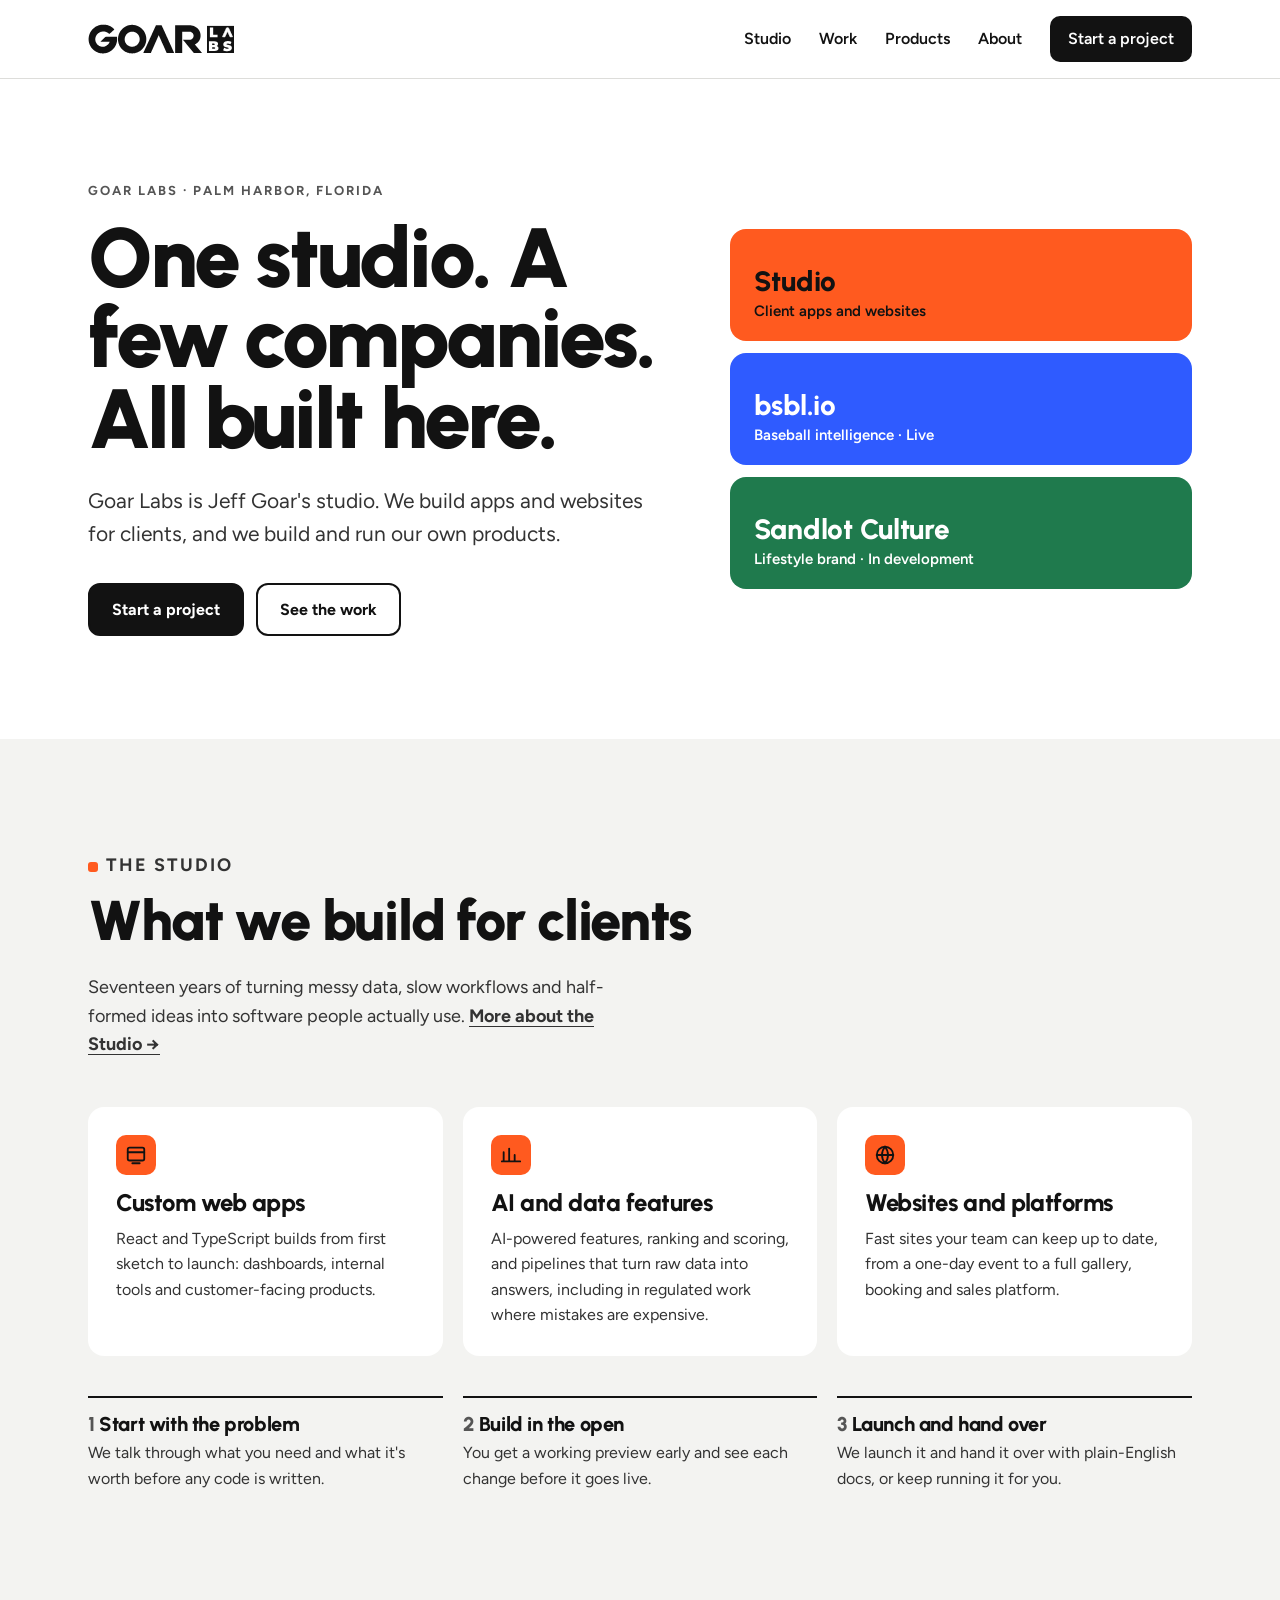
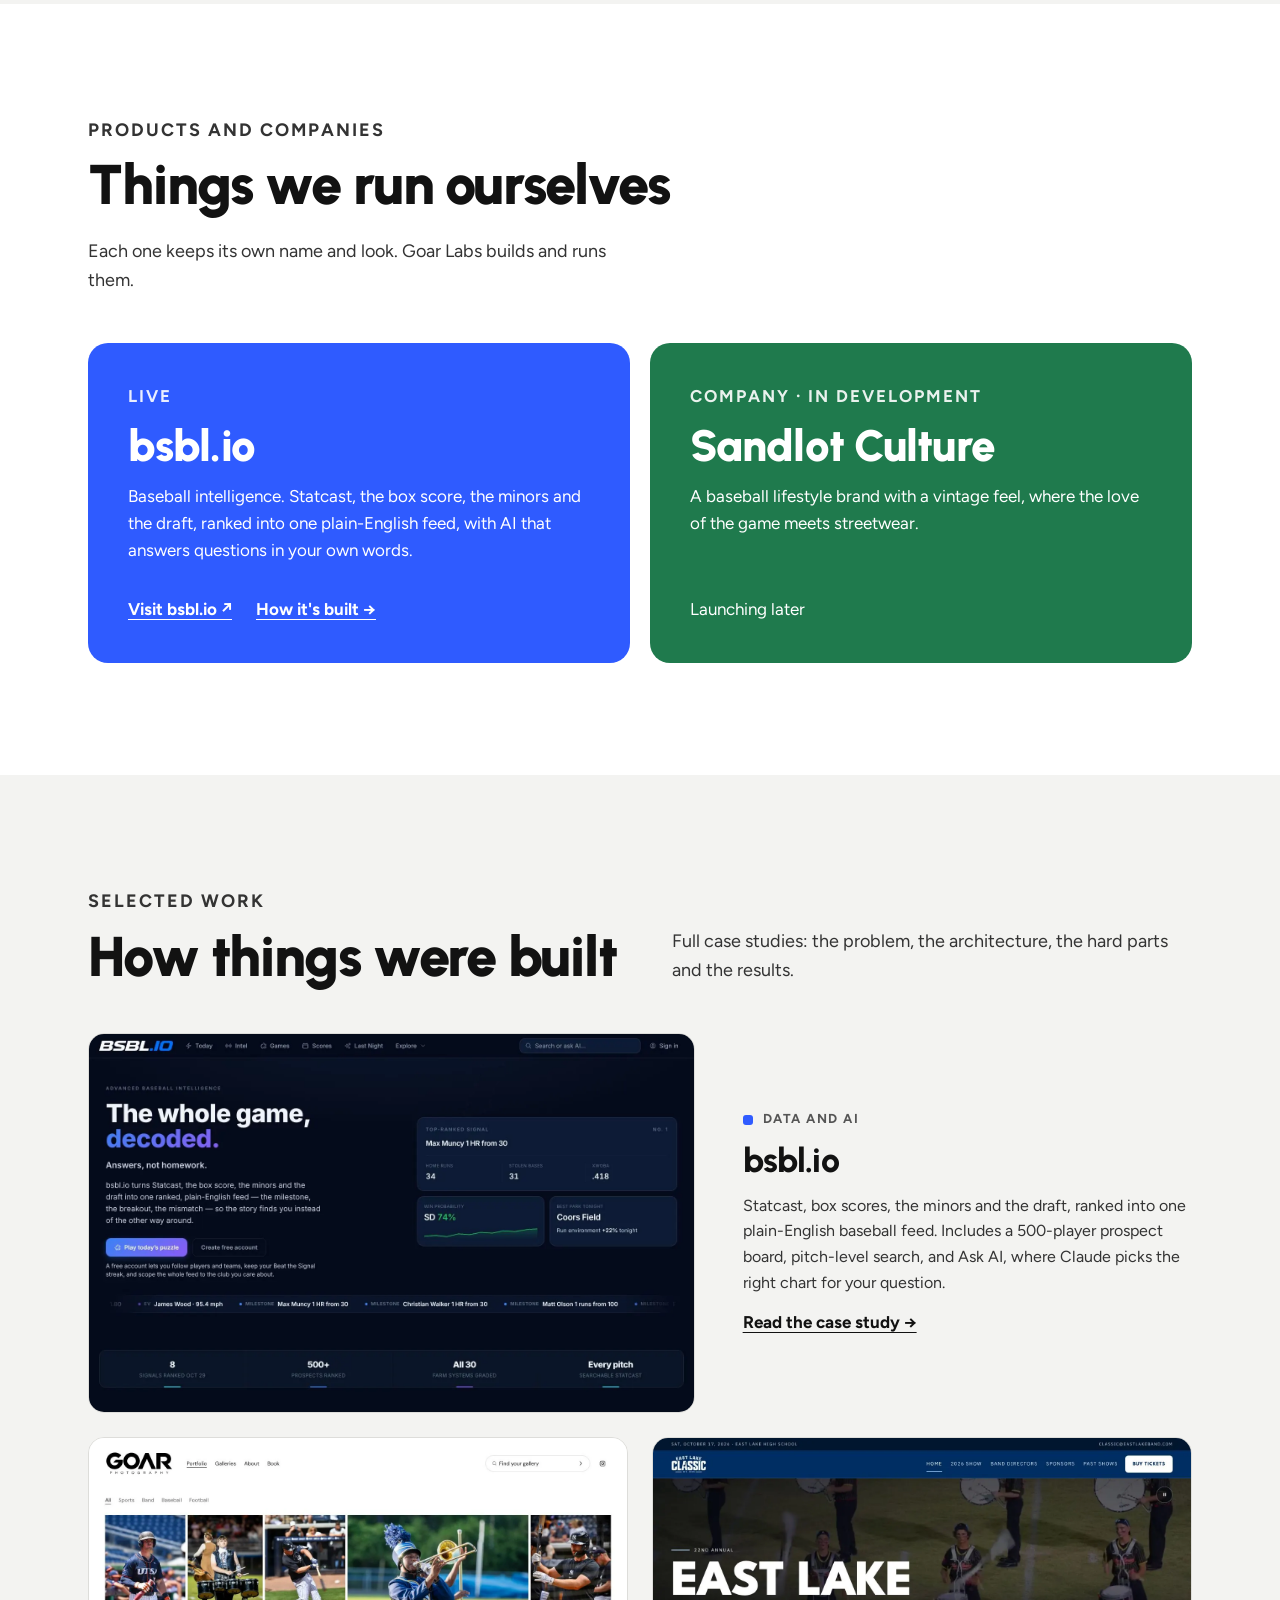
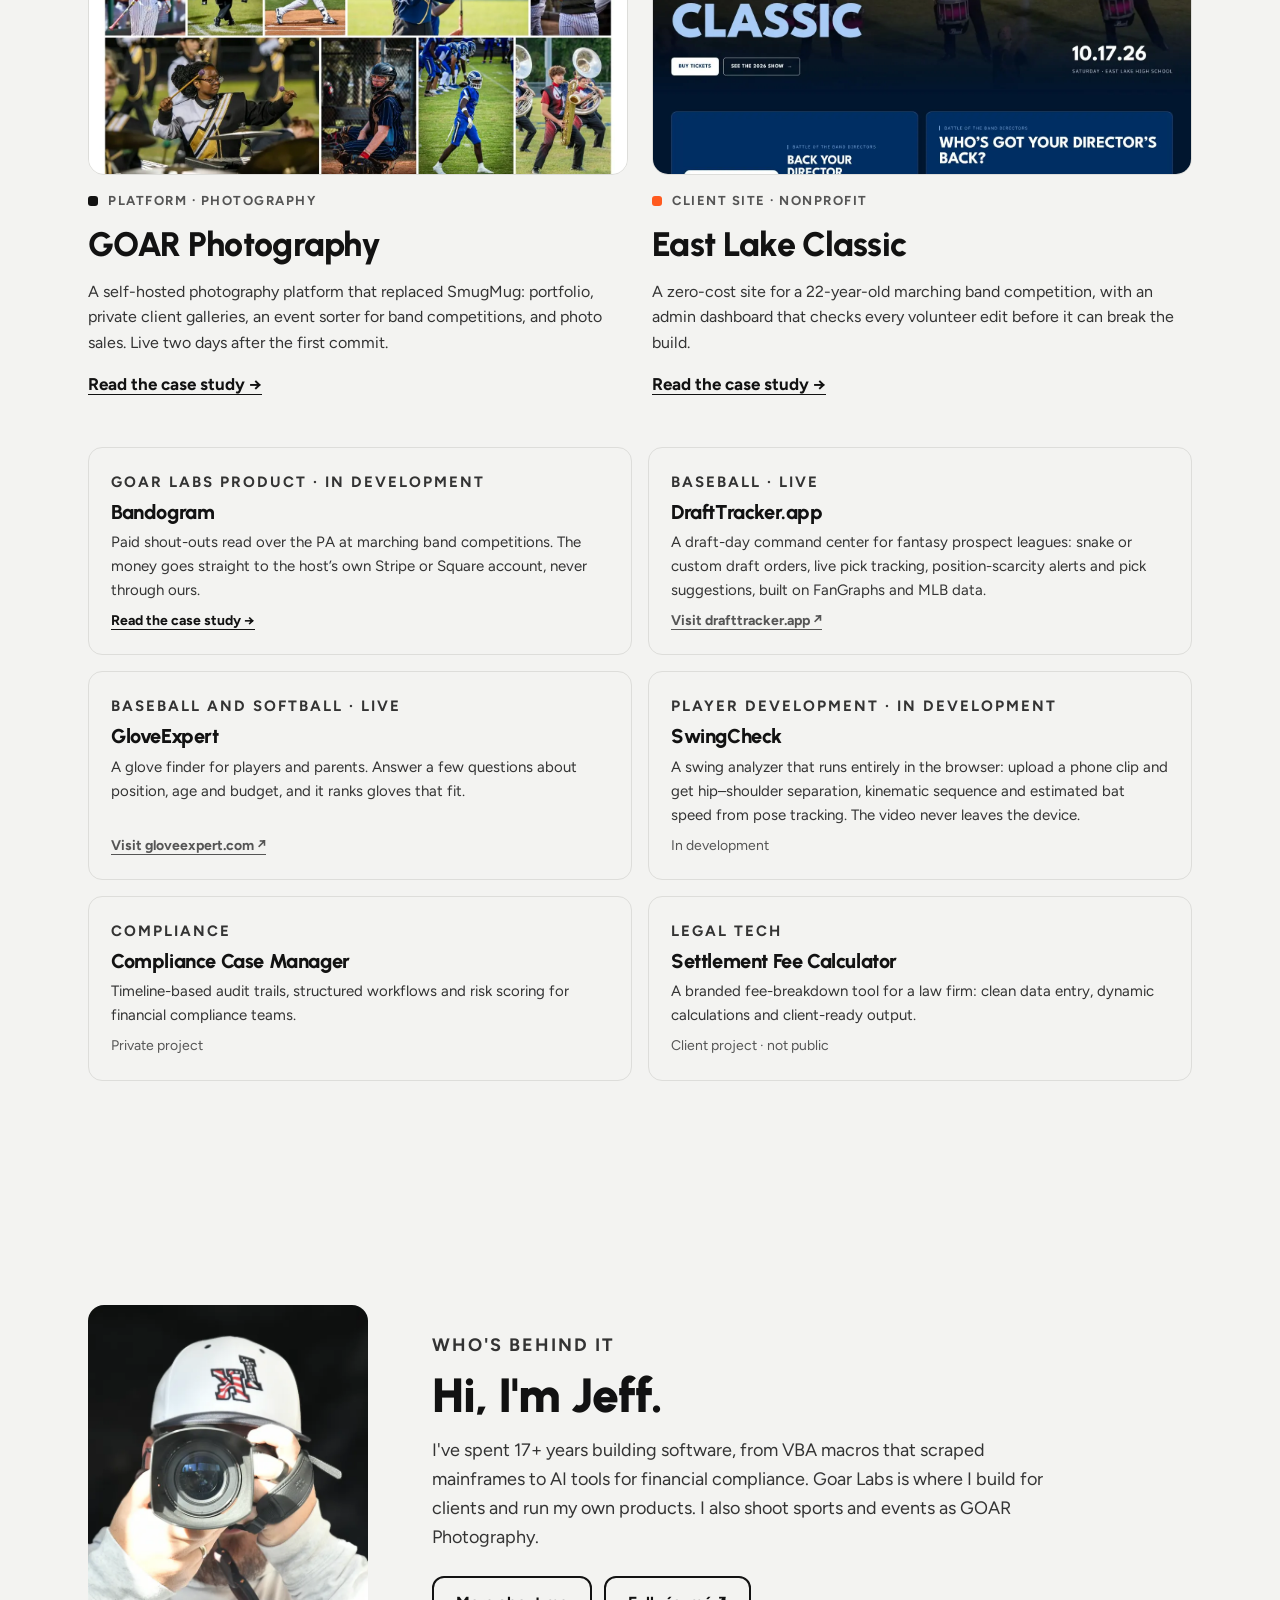
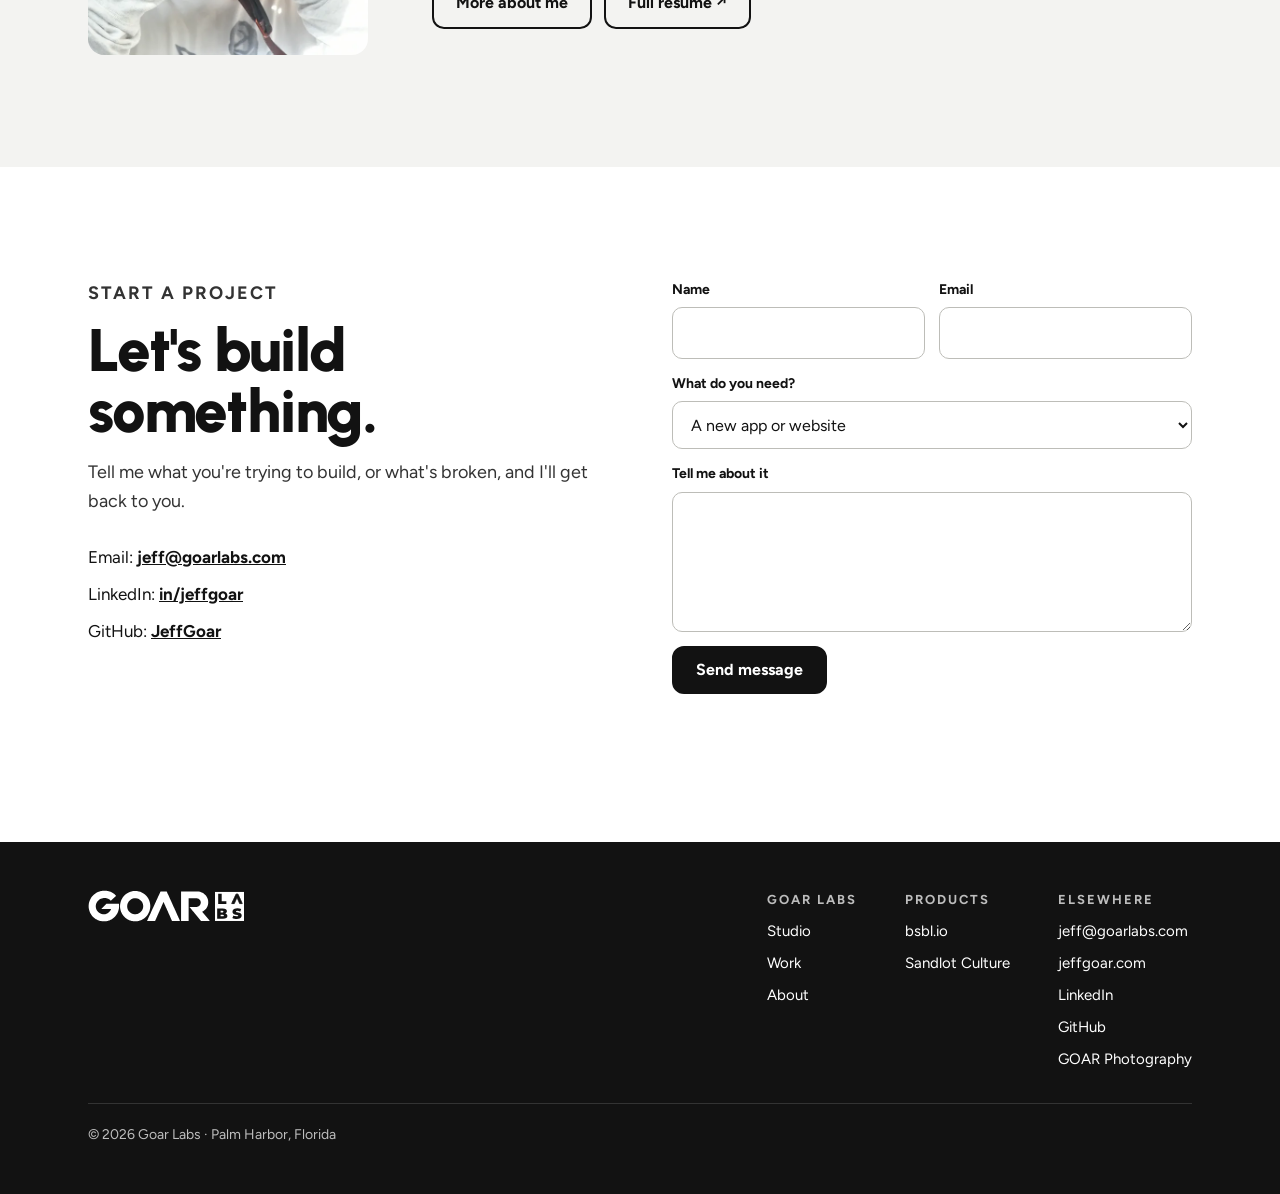
<file: index.html>
<!DOCTYPE html>
<html lang="en">
<head>
<meta charset="UTF-8">
<meta name="viewport" content="width=device-width, initial-scale=1">
<title>Goar Labs: apps, websites and products from Palm Harbor, Florida</title>
<meta name="description" content="Goar Labs is Jeff Goar's studio in Palm Harbor, Florida. We build apps and websites for clients and run our own products, including bsbl.io.">
<meta name="author" content="Jeff Goar">
<link rel="canonical" href="https://goarlabs.com/">
<meta property="og:type" content="website">
<meta property="og:site_name" content="Goar Labs">
<meta property="og:url" content="https://goarlabs.com/">
<meta property="og:title" content="Goar Labs">
<meta property="og:description" content="One studio. A few companies. All built here. Apps, websites and products from Palm Harbor, Florida.">
<meta property="og:image" content="https://goarlabs.com/og-image.png">
<meta property="og:image:width" content="1200">
<meta property="og:image:height" content="630">
<meta property="og:image:alt" content="Goar Labs logo with the line: One studio. A few companies. All built here.">
<meta name="twitter:card" content="summary_large_image">
<meta name="twitter:image" content="https://goarlabs.com/og-image.png">
<meta name="theme-color" content="#FFFFFF">
<link rel="icon" href="/assets/brand/goar-labs-favicon.svg" type="image/svg+xml">
<link rel="icon" href="/assets/brand/favicon-32.png" sizes="32x32" type="image/png">
<link rel="apple-touch-icon" href="/assets/brand/apple-touch-icon.png">
<link rel="preconnect" href="https://fonts.googleapis.com">
<link rel="preconnect" href="https://fonts.gstatic.com" crossorigin>
<link rel="stylesheet" href="https://fonts.googleapis.com/css2?family=Urbanist:wght@700;800;900&family=Figtree:wght@400;500;600;700&display=swap">
<link rel="stylesheet" href="/assets/site.css">
<script type="application/ld+json">
{"@context":"https://schema.org","@type":"Organization","name":"Goar Labs","url":"https://goarlabs.com/","logo":"https://goarlabs.com/assets/brand/icon-512.png","founder":{"@type":"Person","name":"Jeff Goar","url":"https://www.jeffgoar.com/"},"email":"jeff@goarlabs.com","address":{"@type":"PostalAddress","addressLocality":"Palm Harbor","addressRegion":"FL","addressCountry":"US"},"sameAs":["https://www.linkedin.com/in/jeffgoar/","https://github.com/JeffGoar"]}
</script>
<script src="/assets/site.js" defer></script>
</head>
<body>
<a class="skip-link" href="#main">Skip to content</a>
<header class="site-header"><div class="wrap">
  <a class="brand" href="/" aria-label="Goar Labs home"><img src="/assets/brand/goar-labs-logo.svg" alt="Goar Labs" width="148" height="30"></a>
  <button class="nav-toggle" type="button" aria-expanded="false" aria-controls="site-nav" hidden><span class="nav-toggle-label">Menu</span><span class="nav-toggle-icon" aria-hidden="true"></span></button>
  <nav class="site-nav" id="site-nav" aria-label="Main"><a href="/studio/">Studio</a><a href="/#work">Work</a><a href="/#products">Products</a><a href="/about">About</a><a class="nav-cta" href="/#contact">Start a project</a></nav>
</div></header>

<main id="main">

<section class="hero">
  <div class="wrap">
    <div>
      <p class="eyebrow">Goar Labs · Palm Harbor, Florida</p>
      <h1 style="margin-top: 16px">One studio. A few companies. All built here.</h1>
      <p class="hero-lede">Goar Labs is Jeff Goar's studio. We build apps and websites for clients, and we build and run our own products.</p>
      <div class="btn-row"><a class="btn btn-primary" href="#contact">Start a project</a><a class="btn btn-secondary" href="#work">See the work</a></div>
    </div>
    <div class="hero-tiles">
      <a class="tile tile-studio" href="/studio/"><b>Studio</b><span>Client apps and websites</span></a>
      <a class="tile tile-bsbl" href="#products"><b>bsbl.io</b><span>Baseball intelligence · Live</span></a>
      <a class="tile tile-sandlot" href="#products"><b>Sandlot Culture</b><span>Lifestyle brand · In development</span></a>
    </div>
  </div>
</section>

<section class="section section-panel" id="studio">
  <div class="wrap">
    <div class="section-head">
      <div><p class="eyebrow"><span class="dot dot-studio" style="display: inline-block; margin-right: 8px; vertical-align: -1px"></span>The Studio</p><h2 style="margin-top: 12px">What we build for clients</h2></div>
      <p>Seventeen years of turning messy data, slow workflows and half-formed ideas into software people actually use. <a class="text-link" href="/studio/">More about the Studio →</a></p>
    </div>
    <div class="services">
      <div class="service">
        <span class="service-mark" aria-hidden="true"><svg viewBox="0 0 24 24"><rect x="3" y="4" width="18" height="14" rx="2"/><path d="M3 9h18M8 21h8"/></svg></span>
        <h3>Custom web apps</h3>
        <p>React and TypeScript builds from first sketch to launch: dashboards, internal tools and customer-facing products.</p>
      </div>
      <div class="service">
        <span class="service-mark" aria-hidden="true"><svg viewBox="0 0 24 24"><path d="M4 19V9M10 19V5M16 19v-7M22 19H2"/></svg></span>
        <h3>AI and data features</h3>
        <p>AI-powered features, ranking and scoring, and pipelines that turn raw data into answers, including in regulated work where mistakes are expensive.</p>
      </div>
      <div class="service">
        <span class="service-mark" aria-hidden="true"><svg viewBox="0 0 24 24"><circle cx="12" cy="12" r="9"/><path d="M3 12h18M12 3a14 14 0 0 1 0 18M12 3a14 14 0 0 0 0 18"/></svg></span>
        <h3>Websites and platforms</h3>
        <p>Fast sites your team can keep up to date, from a one-day event to a full gallery, booking and sales platform.</p>
      </div>
    </div>
    <div class="steps">
      <div class="step"><h3>Start with the problem</h3><p>We talk through what you need and what it's worth before any code is written.</p></div>
      <div class="step"><h3>Build in the open</h3><p>You get a working preview early and see each change before it goes live.</p></div>
      <div class="step"><h3>Launch and hand over</h3><p>We launch it and hand it over with plain-English docs, or keep running it for you.</p></div>
    </div>
  </div>
</section>

<section class="section" id="products">
  <div class="wrap">
    <div class="section-head">
      <div><p class="eyebrow">Products and companies</p><h2 style="margin-top: 12px">Things we run ourselves</h2></div>
      <p>Each one keeps its own name and look. Goar Labs builds and runs them.</p>
    </div>
    <div class="ventures">
      <div class="venture venture-bsbl">
        <p class="eyebrow">Live</p>
        <h3>bsbl.io</h3>
        <p>Baseball intelligence. Statcast, the box score, the minors and the draft, ranked into one plain-English feed, with AI that answers questions in your own words.</p>
        <div class="venture-links"><a href="https://bsbl.io" target="_blank" rel="noopener">Visit bsbl.io ↗</a><a href="/work/bsbl-io">How it's built →</a></div>
      </div>
      <div class="venture venture-sandlot">
        <p class="eyebrow">Company · In development</p>
        <h3>Sandlot Culture</h3>
        <p>A baseball lifestyle brand with a vintage feel, where the love of the game meets streetwear.</p>
        <div class="venture-links"><span>Launching later</span></div>
      </div>
    </div>
  </div>
</section>

<section class="section section-panel" id="work">
  <div class="wrap">
    <div class="section-head">
      <div><p class="eyebrow">Selected work</p><h2 style="margin-top: 12px">How things were built</h2></div>
      <p>Full case studies: the problem, the architecture, the hard parts and the results.</p>
    </div>
    <div class="work-grid">
      <a class="work-card featured" href="/work/bsbl-io">
        <span class="work-shot"><img src="/assets/work/bsbl-io/home.webp" width="1440" height="900" alt="bsbl.io home page with the headline The whole game, decoded and a top-ranked signal card" loading="lazy"></span>
        <span style="display: flex; flex-direction: column; gap: 14px">
          <span class="work-meta"><span class="dot dot-bsbl"></span>Data and AI</span>
          <h3>bsbl.io</h3>
          <p>Statcast, box scores, the minors and the draft, ranked into one plain-English baseball feed. Includes a 500-player prospect board, pitch-level search, and Ask AI, where Claude picks the right chart for your question.</p>
          <span class="text-link">Read the case study →</span>
        </span>
      </a>
      <a class="work-card" href="/work/goar-photography">
        <span class="work-shot"><img src="/assets/work/goar-photography/home.webp" width="1440" height="900" alt="GOAR Photography portfolio grid of sports and marching band photos" loading="lazy"></span>
        <span class="work-meta"><span class="dot dot-ink"></span>Platform · Photography</span>
        <h3>GOAR Photography</h3>
        <p>A self-hosted photography platform that replaced SmugMug: portfolio, private client galleries, an event sorter for band competitions, and photo sales. Live two days after the first commit.</p>
        <span class="text-link">Read the case study →</span>
      </a>
      <a class="work-card" href="/work/east-lake-classic">
        <span class="work-shot"><img src="/assets/work/east-lake-classic/home.webp" width="1440" height="900" alt="East Lake Classic home page with a marching band hero and the show date" loading="lazy"></span>
        <span class="work-meta"><span class="dot dot-studio"></span>Client site · Nonprofit</span>
        <h3>East Lake Classic</h3>
        <p>A zero-cost site for a 22-year-old marching band competition, with an admin dashboard that checks every volunteer edit before it can break the build.</p>
        <span class="text-link">Read the case study →</span>
      </a>
    </div>
    <div class="mini-grid">
      <a class="mini" href="/work/bandogram" style="text-decoration: none"><p class="eyebrow">Goar Labs product · In development</p><h3>Bandogram</h3><p>Paid shout-outs read over the PA at marching band competitions. The money goes straight to the host’s own Stripe or Square account, never through ours.</p><span class="status text-link" style="color: var(--ink)">Read the case study →</span></a>
      <div class="mini"><p class="eyebrow">Baseball · Live</p><h3>DraftTracker.app</h3><p>A draft-day command center for fantasy prospect leagues: snake or custom draft orders, live pick tracking, position-scarcity alerts and pick suggestions, built on FanGraphs and MLB data.</p><a class="status text-link" href="https://drafttracker.app" target="_blank" rel="noopener">Visit drafttracker.app ↗</a></div>
      <div class="mini"><p class="eyebrow">Baseball and softball · Live</p><h3>GloveExpert</h3><p>A glove finder for players and parents. Answer a few questions about position, age and budget, and it ranks gloves that fit.</p><a class="status text-link" href="https://gloveexpert.com" target="_blank" rel="noopener">Visit gloveexpert.com ↗</a></div>
      <div class="mini"><p class="eyebrow">Player development · In development</p><h3>SwingCheck</h3><p>A swing analyzer that runs entirely in the browser: upload a phone clip and get hip–shoulder separation, kinematic sequence and estimated bat speed from pose tracking. The video never leaves the device.</p><span class="status">In development</span></div>
      <div class="mini"><p class="eyebrow">Compliance</p><h3>Compliance Case Manager</h3><p>Timeline-based audit trails, structured workflows and risk scoring for financial compliance teams.</p><span class="status">Private project</span></div>
      <div class="mini"><p class="eyebrow">Legal tech</p><h3>Settlement Fee Calculator</h3><p>A branded fee-breakdown tool for a law firm: clean data entry, dynamic calculations and client-ready output.</p><span class="status">Client project · not public</span></div>
    </div>
  </div>
</section>

<section class="section section-panel about-strip">
  <div class="wrap">
    <img src="/assets/about/jeff-600.webp" width="600" height="750" alt="Jeff Goar holding a camera" loading="lazy">
    <div>
      <p class="eyebrow">Who's behind it</p>
      <h2 style="margin-top: 12px">Hi, I'm Jeff.</h2>
      <p>I've spent 17+ years building software, from VBA macros that scraped mainframes to AI tools for financial compliance. Goar Labs is where I build for clients and run my own products. I also shoot sports and events as GOAR Photography.</p>
      <div class="btn-row"><a class="btn btn-secondary" href="/about">More about me</a><a class="btn btn-secondary" href="https://www.jeffgoar.com/#experience" target="_blank" rel="noopener">Full résumé ↗</a></div>
    </div>
  </div>
</section>

<section class="section contact" id="contact">
  <div class="wrap">
    <div class="contact-intro">
      <p class="eyebrow">Start a project</p>
      <h2 style="margin-top: 12px">Let's build something.</h2>
      <p>Tell me what you're trying to build, or what's broken, and I'll get back to you.</p>
      <div class="contact-direct">
        <span>Email: <a href="mailto:jeff@goarlabs.com">jeff@goarlabs.com</a></span>
        <span>LinkedIn: <a href="https://www.linkedin.com/in/jeffgoar/" target="_blank" rel="noopener">in/jeffgoar</a></span>
        <span>GitHub: <a href="https://github.com/JeffGoar" target="_blank" rel="noopener">JeffGoar</a></span>
      </div>
    </div>
    <form class="contact-form" id="contact-form" novalidate>
      <div class="field-row">
        <div class="field"><label for="cf-name">Name</label><input id="cf-name" name="name" type="text" autocomplete="name" required></div>
        <div class="field"><label for="cf-email">Email</label><input id="cf-email" name="email" type="email" autocomplete="email" required></div>
      </div>
      <div class="field"><label for="cf-kind">What do you need?</label>
        <select id="cf-kind" name="kind"><option>A new app or website</option><option>An AI or data feature</option><option>Fixing or improving something</option><option>Something else</option></select>
      </div>
      <div class="field"><label for="cf-message">Tell me about it</label><textarea id="cf-message" name="message" required></textarea></div>
      <div><button class="btn btn-primary" type="submit">Send message</button></div>
      <p class="form-status" id="form-status" role="status" aria-live="polite"></p>
    </form>
  </div>
</section>

</main>

<footer class="site-footer"><div class="wrap">
  <a href="/" aria-label="Goar Labs home"><img src="/assets/brand/goar-labs-logo-white.svg" alt="Goar Labs" width="158" height="32"></a>
  <div class="footer-cols">
    <div><b>Goar Labs</b><a href="/studio/">Studio</a><a href="/#work">Work</a><a href="/about">About</a></div>
    <div><b>Products</b><a href="https://bsbl.io" target="_blank" rel="noopener">bsbl.io</a><span>Sandlot Culture</span></div>
    <div><b>Elsewhere</b><a href="mailto:jeff@goarlabs.com">jeff@goarlabs.com</a><a href="https://www.jeffgoar.com/" target="_blank" rel="noopener">jeffgoar.com</a><a href="https://www.linkedin.com/in/jeffgoar/" target="_blank" rel="noopener">LinkedIn</a><a href="https://github.com/JeffGoar" target="_blank" rel="noopener">GitHub</a><a href="https://goarphotography.com" target="_blank" rel="noopener">GOAR Photography</a></div>
  </div>
  <p class="footer-base">© 2026 Goar Labs · Palm Harbor, Florida</p>
</div></footer>

<script>
// Set to a form endpoint (e.g. https://formspree.io/f/xxxxxxx) to send in the background.
// While empty, the form opens a pre-filled email instead.
var FORM_ENDPOINT = '';
var CONTACT_EMAIL = 'jeff@goarlabs.com';
document.getElementById('contact-form').addEventListener('submit', function (e) {
  e.preventDefault();
  var form = this;
  var name = form.name.value.trim(), email = form.email.value.trim(), kind = form.kind.value, msg = form.message.value.trim();
  var status = document.getElementById('form-status');
  function say(text, kindClass) { status.textContent = text; status.className = 'form-status ' + (kindClass || ''); }
  if (!name || !email || !msg) { say('Please fill in your name, email and message.', 'is-error'); return; }
  if (!/^[^\s@]+@[^\s@]+\.[^\s@]+$/.test(email)) { say('Please enter a valid email address.', 'is-error'); return; }
  if (!FORM_ENDPOINT) {
    window.location.href = 'mailto:' + CONTACT_EMAIL + '?subject=' + encodeURIComponent(kind + ' — ' + name) +
      '&body=' + encodeURIComponent(msg + '\n\n— ' + name + ' (' + email + ')');
    say('Opening your email app… If nothing happens, email ' + CONTACT_EMAIL + ' directly.', 'is-ok');
    return;
  }
  var btn = form.querySelector('button'); btn.disabled = true; say('Sending…');
  fetch(FORM_ENDPOINT, { method: 'POST', headers: { 'Content-Type': 'application/json', 'Accept': 'application/json' }, body: JSON.stringify({ name: name, email: email, kind: kind, message: msg }) })
    .then(function (r) { if (!r.ok) throw new Error(r.status); form.reset(); say('Thanks, ' + name + '! Your message is on its way.', 'is-ok'); })
    .catch(function () { say('Something went wrong. Please email ' + CONTACT_EMAIL + ' directly.', 'is-error'); })
    .then(function () { btn.disabled = false; });
});
</script>
</body>
</html>
</file>
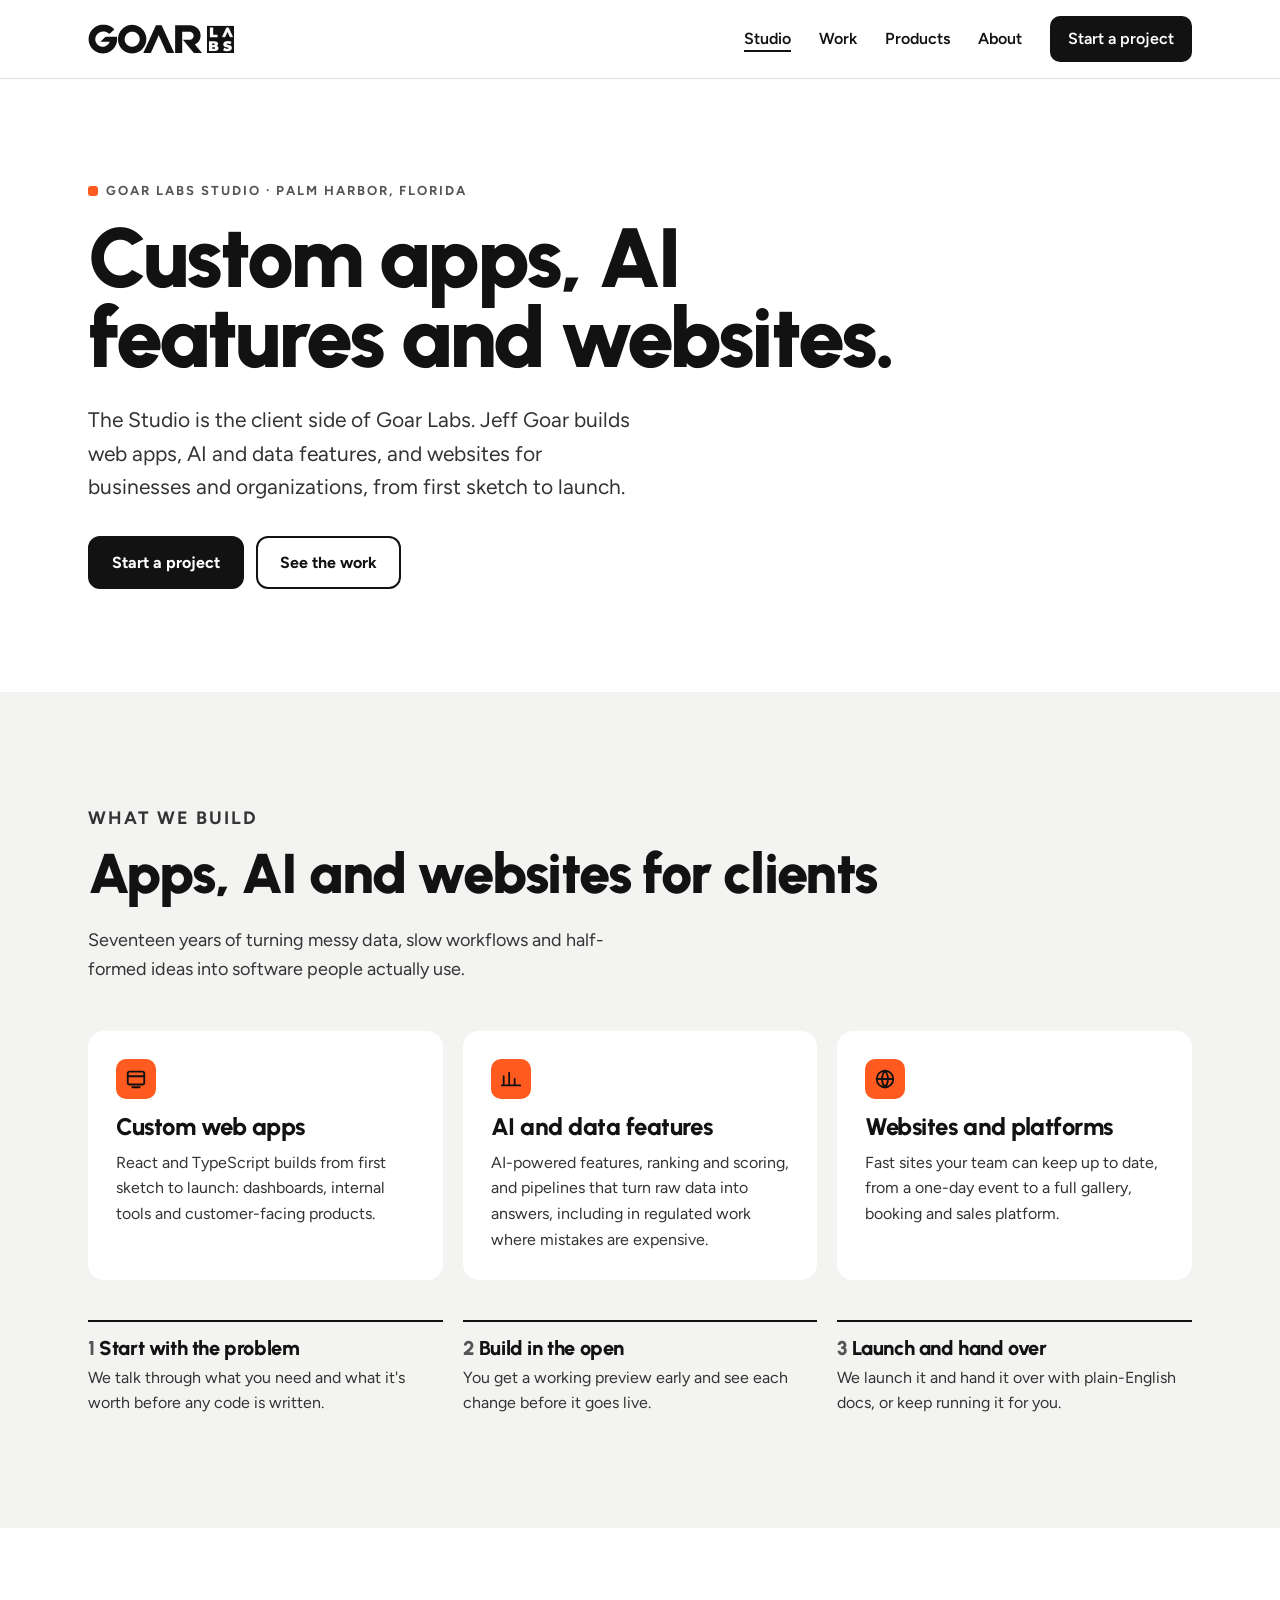
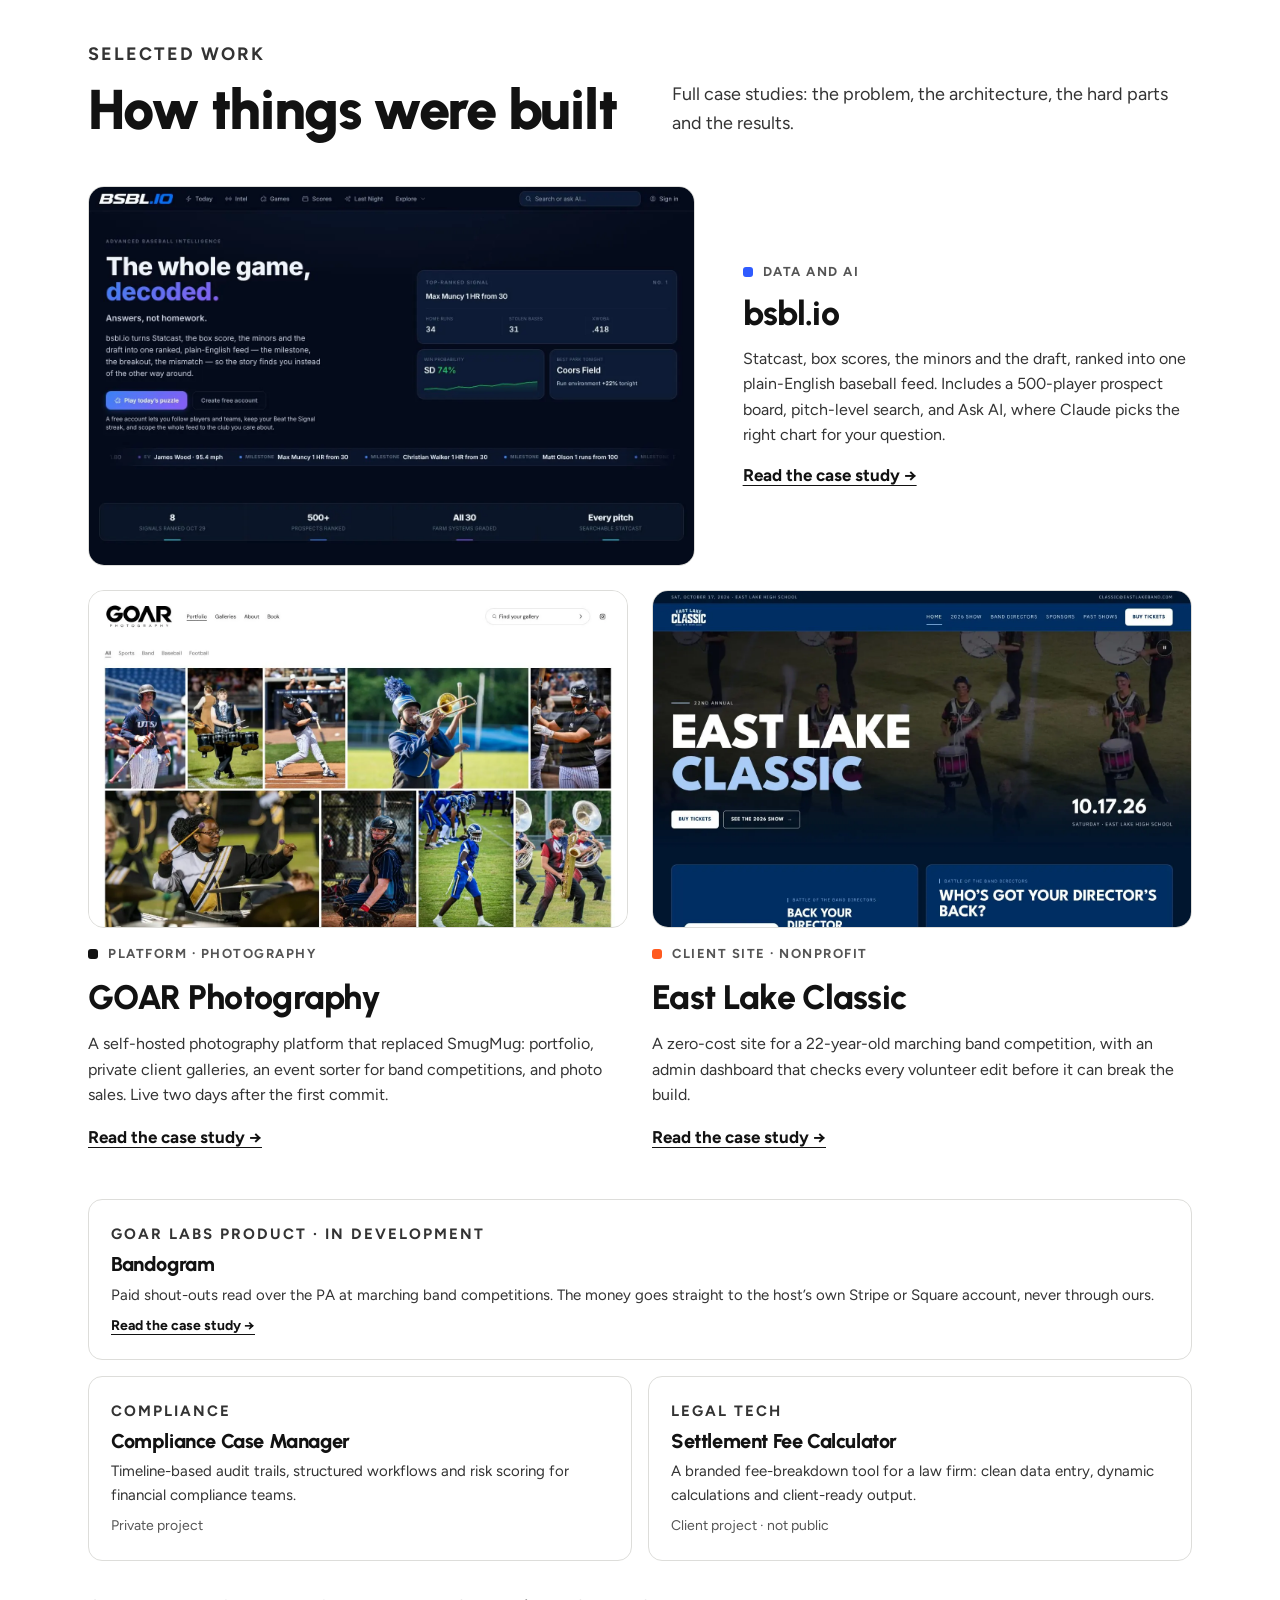
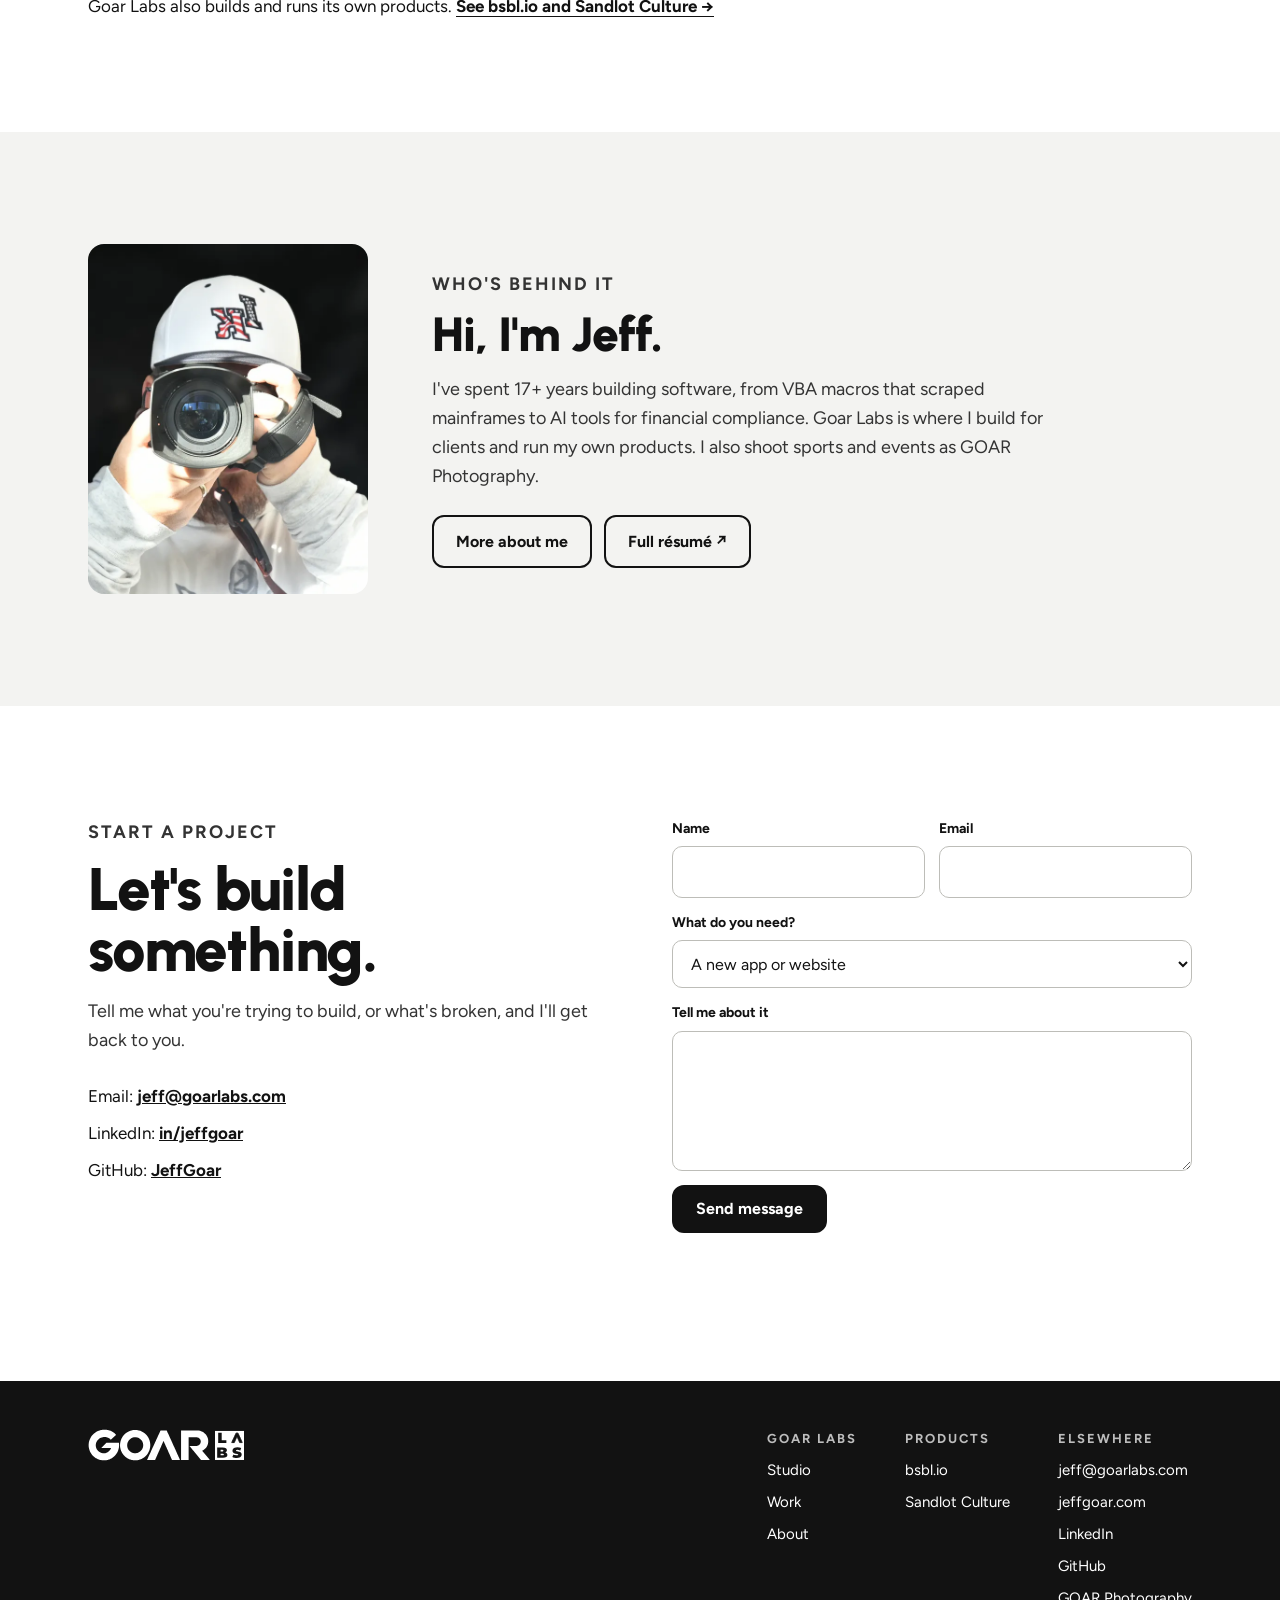
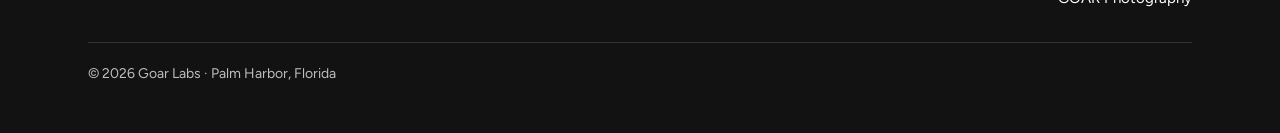
<file: studio/index.html>
<!DOCTYPE html>
<html lang="en">
<head>
<meta charset="UTF-8">
<meta name="viewport" content="width=device-width, initial-scale=1">
<title>Goar Labs Studio: custom apps, AI features and websites</title>
<meta name="description" content="Goar Labs Studio builds custom web apps, AI and data features, and websites for businesses and organizations. Based in Palm Harbor, Florida.">
<meta name="author" content="Jeff Goar">
<link rel="canonical" href="https://goarlabs.com/studio/">
<meta property="og:type" content="website">
<meta property="og:site_name" content="Goar Labs">
<meta property="og:url" content="https://goarlabs.com/studio/">
<meta property="og:title" content="Goar Labs Studio">
<meta property="og:description" content="Goar Labs Studio builds custom web apps, AI and data features, and websites for businesses and organizations. Based in Palm Harbor, Florida.">
<meta property="og:image" content="https://goarlabs.com/og-image.png">
<meta property="og:image:width" content="1200">
<meta property="og:image:height" content="630">
<meta name="twitter:card" content="summary_large_image">
<meta name="twitter:image" content="https://goarlabs.com/og-image.png">
<meta name="theme-color" content="#FFFFFF">
<link rel="icon" href="/assets/brand/goar-labs-favicon.svg" type="image/svg+xml">
<link rel="icon" href="/assets/brand/favicon-32.png" sizes="32x32" type="image/png">
<link rel="apple-touch-icon" href="/assets/brand/apple-touch-icon.png">
<link rel="preconnect" href="https://fonts.googleapis.com">
<link rel="preconnect" href="https://fonts.gstatic.com" crossorigin>
<link rel="stylesheet" href="https://fonts.googleapis.com/css2?family=Urbanist:wght@700;800;900&family=Figtree:wght@400;500;600;700&display=swap">
<link rel="stylesheet" href="/assets/site.css">
<script src="/assets/site.js" defer></script>
</head>
<body>
<a class="skip-link" href="#main">Skip to content</a>
<header class="site-header"><div class="wrap">
  <a class="brand" href="/" aria-label="Goar Labs home"><img src="/assets/brand/goar-labs-logo.svg" alt="Goar Labs" width="148" height="30"></a>
  <button class="nav-toggle" type="button" aria-expanded="false" aria-controls="site-nav" hidden><span class="nav-toggle-label">Menu</span><span class="nav-toggle-icon" aria-hidden="true"></span></button>
  <nav class="site-nav" id="site-nav" aria-label="Main"><a href="/studio/" aria-current="page">Studio</a><a href="/#work">Work</a><a href="/#products">Products</a><a href="/about">About</a><a class="nav-cta" href="/#contact">Start a project</a></nav>
</div></header>

<main id="main">

<section class="hero">
  <div class="wrap" style="grid-template-columns: minmax(0, 1fr)">
    <div>
      <p class="eyebrow"><span class="dot dot-studio" style="display: inline-block; margin-right: 8px; vertical-align: -1px"></span>Goar Labs Studio · Palm Harbor, Florida</p>
      <h1 style="margin-top: 16px">Custom apps, AI features and websites.</h1>
      <p class="hero-lede">The Studio is the client side of Goar Labs. Jeff Goar builds web apps, AI and data features, and websites for businesses and organizations, from first sketch to launch.</p>
      <div class="btn-row"><a class="btn btn-primary" href="#contact">Start a project</a><a class="btn btn-secondary" href="#work">See the work</a></div>
    </div>
  </div>
</section>

<section class="section section-panel" id="services">
  <div class="wrap">
    <div class="section-head">
      <div><p class="eyebrow">What we build</p><h2 style="margin-top: 12px">Apps, AI and websites for clients</h2></div>
      <p>Seventeen years of turning messy data, slow workflows and half-formed ideas into software people actually use.</p>
    </div>
    <div class="services">
      <div class="service">
        <span class="service-mark" aria-hidden="true"><svg viewBox="0 0 24 24"><rect x="3" y="4" width="18" height="14" rx="2"/><path d="M3 9h18M8 21h8"/></svg></span>
        <h3>Custom web apps</h3>
        <p>React and TypeScript builds from first sketch to launch: dashboards, internal tools and customer-facing products.</p>
      </div>
      <div class="service">
        <span class="service-mark" aria-hidden="true"><svg viewBox="0 0 24 24"><path d="M4 19V9M10 19V5M16 19v-7M22 19H2"/></svg></span>
        <h3>AI and data features</h3>
        <p>AI-powered features, ranking and scoring, and pipelines that turn raw data into answers, including in regulated work where mistakes are expensive.</p>
      </div>
      <div class="service">
        <span class="service-mark" aria-hidden="true"><svg viewBox="0 0 24 24"><circle cx="12" cy="12" r="9"/><path d="M3 12h18M12 3a14 14 0 0 1 0 18M12 3a14 14 0 0 0 0 18"/></svg></span>
        <h3>Websites and platforms</h3>
        <p>Fast sites your team can keep up to date, from a one-day event to a full gallery, booking and sales platform.</p>
      </div>
    </div>
    <div class="steps">
      <div class="step"><h3>Start with the problem</h3><p>We talk through what you need and what it's worth before any code is written.</p></div>
      <div class="step"><h3>Build in the open</h3><p>You get a working preview early and see each change before it goes live.</p></div>
      <div class="step"><h3>Launch and hand over</h3><p>We launch it and hand it over with plain-English docs, or keep running it for you.</p></div>
    </div>
  </div>
</section>

<section class="section" id="work">
  <div class="wrap">
    <div class="section-head">
      <div><p class="eyebrow">Selected work</p><h2 style="margin-top: 12px">How things were built</h2></div>
      <p>Full case studies: the problem, the architecture, the hard parts and the results.</p>
    </div>
    <div class="work-grid">
      <a class="work-card featured" href="/work/bsbl-io">
        <span class="work-shot"><img src="/assets/work/bsbl-io/home.webp" width="1440" height="900" alt="bsbl.io home page with the headline The whole game, decoded and a top-ranked signal card" loading="lazy"></span>
        <span style="display: flex; flex-direction: column; gap: 14px">
          <span class="work-meta"><span class="dot dot-bsbl"></span>Data and AI</span>
          <h3>bsbl.io</h3>
          <p>Statcast, box scores, the minors and the draft, ranked into one plain-English baseball feed. Includes a 500-player prospect board, pitch-level search, and Ask AI, where Claude picks the right chart for your question.</p>
          <span class="text-link">Read the case study →</span>
        </span>
      </a>
      <a class="work-card" href="/work/goar-photography">
        <span class="work-shot"><img src="/assets/work/goar-photography/home.webp" width="1440" height="900" alt="GOAR Photography portfolio grid of sports and marching band photos" loading="lazy"></span>
        <span class="work-meta"><span class="dot dot-ink"></span>Platform · Photography</span>
        <h3>GOAR Photography</h3>
        <p>A self-hosted photography platform that replaced SmugMug: portfolio, private client galleries, an event sorter for band competitions, and photo sales. Live two days after the first commit.</p>
        <span class="text-link">Read the case study →</span>
      </a>
      <a class="work-card" href="/work/east-lake-classic">
        <span class="work-shot"><img src="/assets/work/east-lake-classic/home.webp" width="1440" height="900" alt="East Lake Classic home page with a marching band hero and the show date" loading="lazy"></span>
        <span class="work-meta"><span class="dot dot-studio"></span>Client site · Nonprofit</span>
        <h3>East Lake Classic</h3>
        <p>A zero-cost site for a 22-year-old marching band competition, with an admin dashboard that checks every volunteer edit before it can break the build.</p>
        <span class="text-link">Read the case study →</span>
      </a>
    </div>
    <div class="mini-grid">
      <a class="mini mini-wide" href="/work/bandogram" style="text-decoration: none"><p class="eyebrow">Goar Labs product · In development</p><h3>Bandogram</h3><p>Paid shout-outs read over the PA at marching band competitions. The money goes straight to the host’s own Stripe or Square account, never through ours.</p><span class="status text-link" style="color: var(--ink)">Read the case study →</span></a>
      <div class="mini"><p class="eyebrow">Compliance</p><h3>Compliance Case Manager</h3><p>Timeline-based audit trails, structured workflows and risk scoring for financial compliance teams.</p><span class="status">Private project</span></div>
      <div class="mini"><p class="eyebrow">Legal tech</p><h3>Settlement Fee Calculator</h3><p>A branded fee-breakdown tool for a law firm: clean data entry, dynamic calculations and client-ready output.</p><span class="status">Client project · not public</span></div>
    </div>
    <p style="margin-top: 32px">Goar Labs also builds and runs its own products. <a class="text-link" href="/#products">See bsbl.io and Sandlot Culture →</a></p>
  </div>
</section>

<section class="section section-panel about-strip">
  <div class="wrap">
    <img src="/assets/about/jeff-600.webp" width="600" height="750" alt="Jeff Goar holding a camera" loading="lazy">
    <div>
      <p class="eyebrow">Who's behind it</p>
      <h2 style="margin-top: 12px">Hi, I'm Jeff.</h2>
      <p>I've spent 17+ years building software, from VBA macros that scraped mainframes to AI tools for financial compliance. Goar Labs is where I build for clients and run my own products. I also shoot sports and events as GOAR Photography.</p>
      <div class="btn-row"><a class="btn btn-secondary" href="/about">More about me</a><a class="btn btn-secondary" href="https://www.jeffgoar.com/#experience" target="_blank" rel="noopener">Full résumé ↗</a></div>
    </div>
  </div>
</section>

<section class="section contact" id="contact">
  <div class="wrap">
    <div class="contact-intro">
      <p class="eyebrow">Start a project</p>
      <h2 style="margin-top: 12px">Let's build something.</h2>
      <p>Tell me what you're trying to build, or what's broken, and I'll get back to you.</p>
      <div class="contact-direct">
        <span>Email: <a href="mailto:jeff@goarlabs.com">jeff@goarlabs.com</a></span>
        <span>LinkedIn: <a href="https://www.linkedin.com/in/jeffgoar/" target="_blank" rel="noopener">in/jeffgoar</a></span>
        <span>GitHub: <a href="https://github.com/JeffGoar" target="_blank" rel="noopener">JeffGoar</a></span>
      </div>
    </div>
    <form class="contact-form" id="contact-form" novalidate>
      <div class="field-row">
        <div class="field"><label for="cf-name">Name</label><input id="cf-name" name="name" type="text" autocomplete="name" required></div>
        <div class="field"><label for="cf-email">Email</label><input id="cf-email" name="email" type="email" autocomplete="email" required></div>
      </div>
      <div class="field"><label for="cf-kind">What do you need?</label>
        <select id="cf-kind" name="kind"><option>A new app or website</option><option>An AI or data feature</option><option>Fixing or improving something</option><option>Something else</option></select>
      </div>
      <div class="field"><label for="cf-message">Tell me about it</label><textarea id="cf-message" name="message" required></textarea></div>
      <div><button class="btn btn-primary" type="submit">Send message</button></div>
      <p class="form-status" id="form-status" role="status" aria-live="polite"></p>
    </form>
  </div>
</section>
</main>

<footer class="site-footer"><div class="wrap">
  <a href="/" aria-label="Goar Labs home"><img src="/assets/brand/goar-labs-logo-white.svg" alt="Goar Labs" width="158" height="32"></a>
  <div class="footer-cols">
    <div><b>Goar Labs</b><a href="/studio/">Studio</a><a href="/#work">Work</a><a href="/about">About</a></div>
    <div><b>Products</b><a href="https://bsbl.io" target="_blank" rel="noopener">bsbl.io</a><span>Sandlot Culture</span></div>
    <div><b>Elsewhere</b><a href="mailto:jeff@goarlabs.com">jeff@goarlabs.com</a><a href="https://www.jeffgoar.com/" target="_blank" rel="noopener">jeffgoar.com</a><a href="https://www.linkedin.com/in/jeffgoar/" target="_blank" rel="noopener">LinkedIn</a><a href="https://github.com/JeffGoar" target="_blank" rel="noopener">GitHub</a><a href="https://goarphotography.com" target="_blank" rel="noopener">GOAR Photography</a></div>
  </div>
  <p class="footer-base">© 2026 Goar Labs · Palm Harbor, Florida</p>
</div></footer>

<script>
// Set to a form endpoint (e.g. https://formspree.io/f/xxxxxxx) to send in the background.
// While empty, the form opens a pre-filled email instead.
var FORM_ENDPOINT = '';
var CONTACT_EMAIL = 'jeff@goarlabs.com';
document.getElementById('contact-form').addEventListener('submit', function (e) {
  e.preventDefault();
  var form = this;
  var name = form.name.value.trim(), email = form.email.value.trim(), kind = form.kind.value, msg = form.message.value.trim();
  var status = document.getElementById('form-status');
  function say(text, kindClass) { status.textContent = text; status.className = 'form-status ' + (kindClass || ''); }
  if (!name || !email || !msg) { say('Please fill in your name, email and message.', 'is-error'); return; }
  if (!/^[^\s@]+@[^\s@]+\.[^\s@]+$/.test(email)) { say('Please enter a valid email address.', 'is-error'); return; }
  if (!FORM_ENDPOINT) {
    window.location.href = 'mailto:' + CONTACT_EMAIL + '?subject=' + encodeURIComponent(kind + ' — ' + name) +
      '&body=' + encodeURIComponent(msg + '\n\n— ' + name + ' (' + email + ')');
    say('Opening your email app… If nothing happens, email ' + CONTACT_EMAIL + ' directly.', 'is-ok');
    return;
  }
  var btn = form.querySelector('button'); btn.disabled = true; say('Sending…');
  fetch(FORM_ENDPOINT, { method: 'POST', headers: { 'Content-Type': 'application/json', 'Accept': 'application/json' }, body: JSON.stringify({ name: name, email: email, kind: kind, message: msg }) })
    .then(function (r) { if (!r.ok) throw new Error(r.status); form.reset(); say('Thanks, ' + name + '! Your message is on its way.', 'is-ok'); })
    .catch(function () { say('Something went wrong. Please email ' + CONTACT_EMAIL + ' directly.', 'is-error'); })
    .then(function () { btn.disabled = false; });
});
</script>
</body>
</html>
</file>
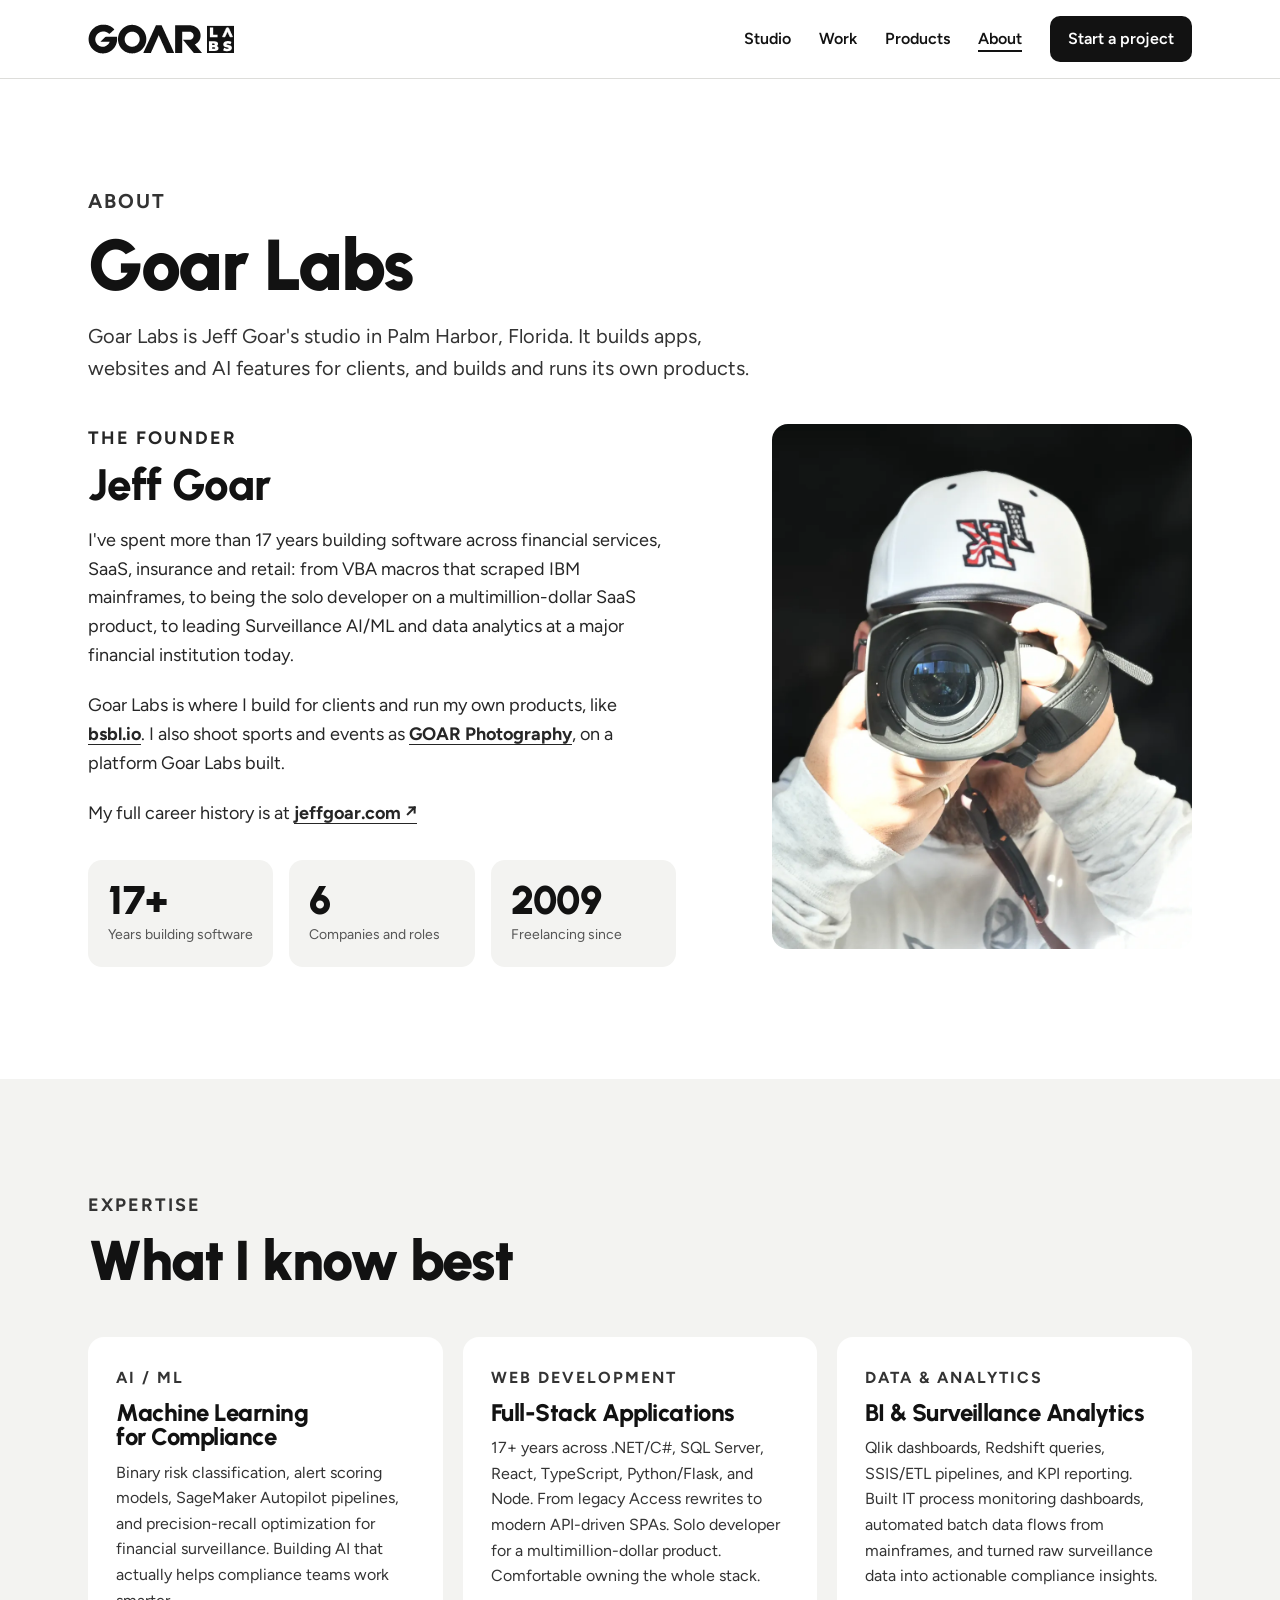
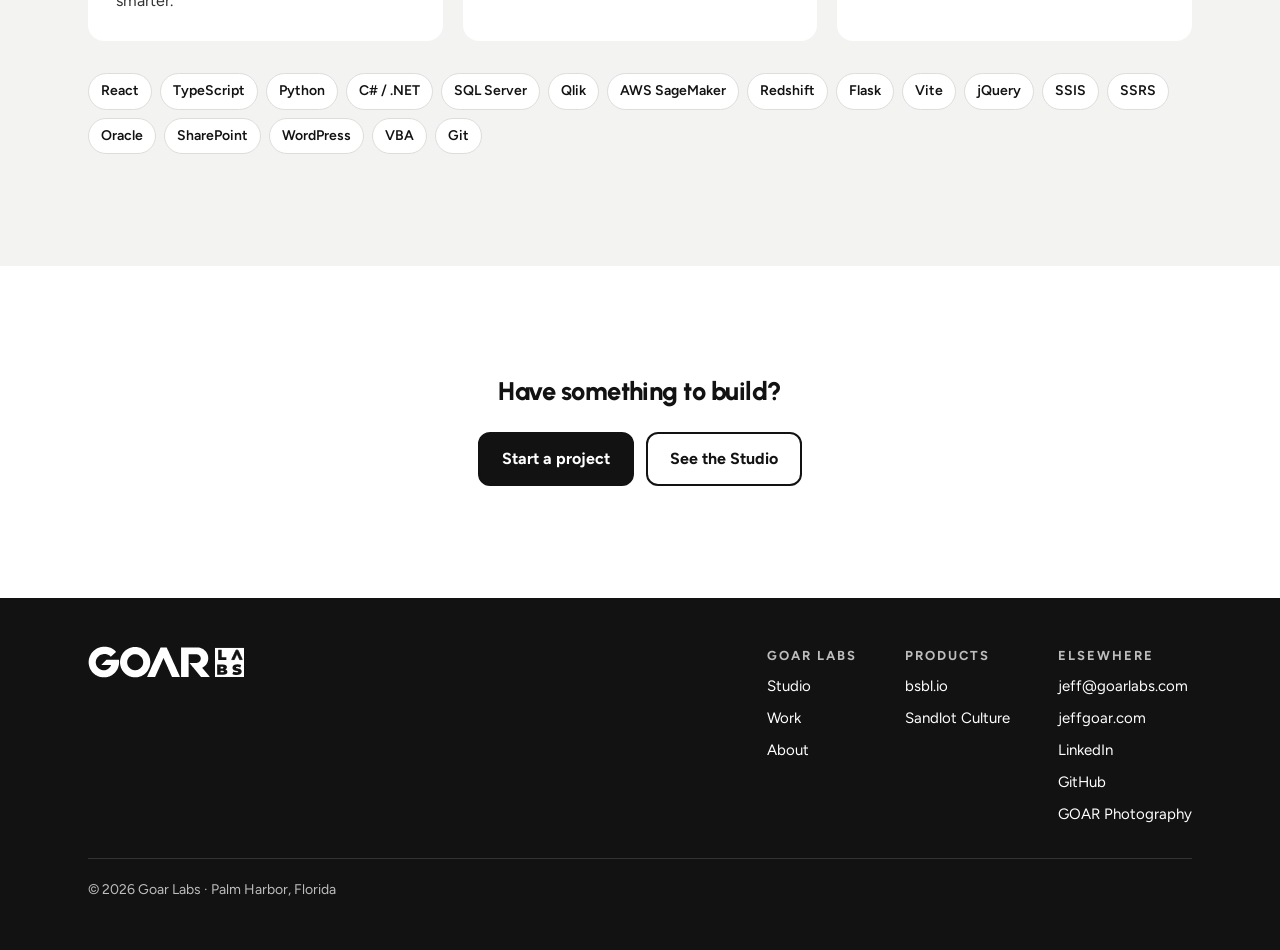
<file: about.html>
<!DOCTYPE html>
<html lang="en">
<head>
<meta charset="UTF-8">
<meta name="viewport" content="width=device-width, initial-scale=1">
<title>About Goar Labs</title>
<meta name="description" content="Goar Labs is Jeff Goar's studio in Palm Harbor, Florida: client apps, websites and AI features, plus its own products. About the studio and its founder.">
<meta name="author" content="Jeff Goar">
<link rel="canonical" href="https://goarlabs.com/about">
<meta property="og:type" content="profile">
<meta property="og:site_name" content="Goar Labs">
<meta property="og:url" content="https://goarlabs.com/about">
<meta property="og:title" content="About Goar Labs">
<meta property="og:description" content="Goar Labs is Jeff Goar's studio in Palm Harbor, Florida: client apps, websites and AI features, plus its own products. About the studio and its founder.">
<meta property="og:image" content="https://goarlabs.com/og-image.png">
<meta property="og:image:width" content="1200">
<meta property="og:image:height" content="630">
<meta name="twitter:card" content="summary_large_image">
<meta name="twitter:image" content="https://goarlabs.com/og-image.png">
<meta name="theme-color" content="#FFFFFF">
<link rel="icon" href="/assets/brand/goar-labs-favicon.svg" type="image/svg+xml">
<link rel="icon" href="/assets/brand/favicon-32.png" sizes="32x32" type="image/png">
<link rel="apple-touch-icon" href="/assets/brand/apple-touch-icon.png">
<link rel="preconnect" href="https://fonts.googleapis.com">
<link rel="preconnect" href="https://fonts.gstatic.com" crossorigin>
<link rel="stylesheet" href="https://fonts.googleapis.com/css2?family=Urbanist:wght@700;800;900&family=Figtree:wght@400;500;600;700&display=swap">
<link rel="stylesheet" href="/assets/site.css">
<script src="/assets/site.js" defer></script>
</head>
<body>
<a class="skip-link" href="#main">Skip to content</a>
<header class="site-header"><div class="wrap">
  <a class="brand" href="/" aria-label="Goar Labs home"><img src="/assets/brand/goar-labs-logo.svg" alt="Goar Labs" width="148" height="30"></a>
  <button class="nav-toggle" type="button" aria-expanded="false" aria-controls="site-nav" hidden><span class="nav-toggle-label">Menu</span><span class="nav-toggle-icon" aria-hidden="true"></span></button>
  <nav class="site-nav" id="site-nav" aria-label="Main"><a href="/studio/">Studio</a><a href="/#work">Work</a><a href="/#products">Products</a><a href="/about" aria-current="page">About</a><a class="nav-cta" href="/#contact">Start a project</a></nav>
</div></header>

<main id="main">
<section class="page-head"><div class="wrap">
  <p class="eyebrow">About</p>
  <h1 style="margin-top: 12px">Goar Labs</h1>
  <p>Goar Labs is Jeff Goar's studio in Palm Harbor, Florida. It builds apps, websites and AI features for clients, and builds and runs its own products.</p></div></section>

<section class="section" style="padding-top: 0"><div class="wrap about-grid">
  <div class="prose">
    <p class="eyebrow">The founder</p>
    <h2 style="font-size: clamp(32px, 4vw, 44px); margin: 10px 0 18px">Jeff Goar</h2>
    <p>I've spent more than 17 years building software across financial services, SaaS, insurance and retail: from VBA macros that scraped IBM mainframes, to being the solo developer on a multimillion-dollar SaaS product, to leading Surveillance AI/ML and data analytics at a major financial institution today.</p>
    <p>Goar Labs is where I build for clients and run my own products, like <a class="text-link" href="https://bsbl.io" target="_blank" rel="noopener">bsbl.io</a>. I also shoot sports and events as <a class="text-link" href="https://goarphotography.com" target="_blank" rel="noopener">GOAR Photography</a>, on a platform Goar Labs built.</p>
    <p>My full career history is at <a class="text-link" href="https://www.jeffgoar.com/" target="_blank" rel="noopener">jeffgoar.com &#8599;</a></p>
    <div class="stat-row">
      <div class="stat"><b>17+</b><span>Years building software</span></div>
      <div class="stat"><b>6</b><span>Companies and roles</span></div>
      <div class="stat"><b>2009</b><span>Freelancing since</span></div>
    </div>
  </div>
  <img src="/assets/about/jeff-1000.webp" width="1000" height="1250" alt="Jeff Goar holding a camera">
</div></section>

<section class="section section-panel"><div class="wrap">
  <div class="section-head"><div><p class="eyebrow">Expertise</p><h2 style="margin-top: 12px">What I know best</h2></div></div>
  <div class="expertise">
      <div class="service"><p class="eyebrow">AI / ML</p><h3>Machine Learning for Compliance</h3><p>Binary risk classification, alert scoring models, SageMaker Autopilot pipelines, and precision-recall optimization for financial surveillance. Building AI that actually helps compliance teams work smarter.</p></div>
      <div class="service"><p class="eyebrow">Web Development</p><h3>Full-Stack Applications</h3><p>17+ years across .NET/C#, SQL Server, React, TypeScript, Python/Flask, and Node. From legacy Access rewrites to modern API-driven SPAs. Solo developer for a multimillion-dollar product. Comfortable owning the whole stack.</p></div>
      <div class="service"><p class="eyebrow">Data &amp; Analytics</p><h3>BI &amp; Surveillance Analytics</h3><p>Qlik dashboards, Redshift queries, SSIS/ETL pipelines, and KPI reporting. Built IT process monitoring dashboards, automated batch data flows from mainframes, and turned raw surveillance data into actionable compliance insights.</p></div>
  </div>
  <div class="chips" aria-label="Technologies I've shipped with"><span>React</span><span>TypeScript</span><span>Python</span><span>C# / .NET</span><span>SQL Server</span><span>Qlik</span><span>AWS SageMaker</span><span>Redshift</span><span>Flask</span><span>Vite</span><span>jQuery</span><span>SSIS</span><span>SSRS</span><span>Oracle</span><span>SharePoint</span><span>WordPress</span><span>VBA</span><span>Git</span></div>
</div></section>

<section class="section"><div class="wrap" style="text-align: center">
  <h2>Have something to build?</h2>
  <div class="btn-row" style="margin-top: 28px; justify-content: center"><a class="btn btn-primary" href="/#contact">Start a project</a><a class="btn btn-secondary" href="/studio/">See the Studio</a></div>
</div></section>
</main>

<footer class="site-footer"><div class="wrap">
  <a href="/" aria-label="Goar Labs home"><img src="/assets/brand/goar-labs-logo-white.svg" alt="Goar Labs" width="158" height="32"></a>
  <div class="footer-cols">
    <div><b>Goar Labs</b><a href="/studio/">Studio</a><a href="/#work">Work</a><a href="/about">About</a></div>
    <div><b>Products</b><a href="https://bsbl.io" target="_blank" rel="noopener">bsbl.io</a><span>Sandlot Culture</span></div>
    <div><b>Elsewhere</b><a href="mailto:jeff@goarlabs.com">jeff@goarlabs.com</a><a href="https://www.jeffgoar.com/" target="_blank" rel="noopener">jeffgoar.com</a><a href="https://www.linkedin.com/in/jeffgoar/" target="_blank" rel="noopener">LinkedIn</a><a href="https://github.com/JeffGoar" target="_blank" rel="noopener">GitHub</a><a href="https://goarphotography.com" target="_blank" rel="noopener">GOAR Photography</a></div>
  </div>
  <p class="footer-base">© 2026 Goar Labs · Palm Harbor, Florida</p>
</div></footer>
</body>
</html>
</file>
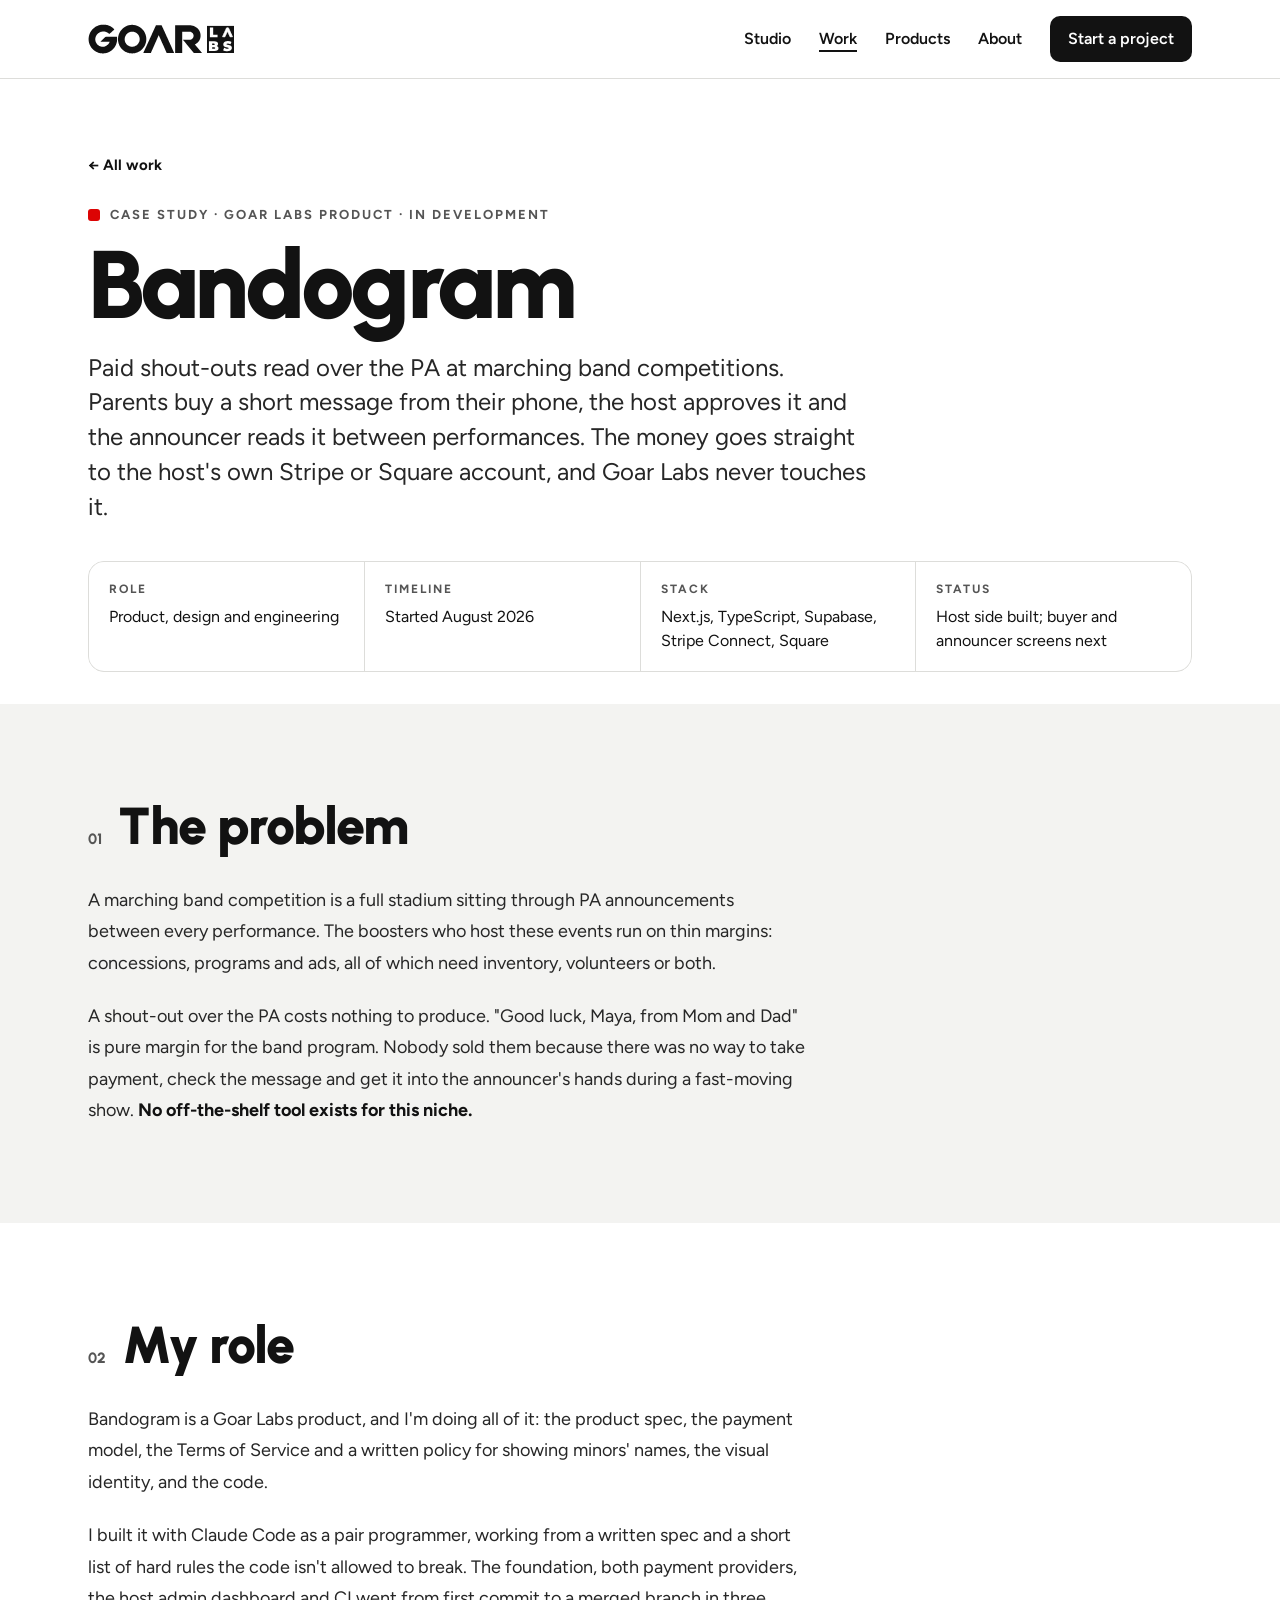
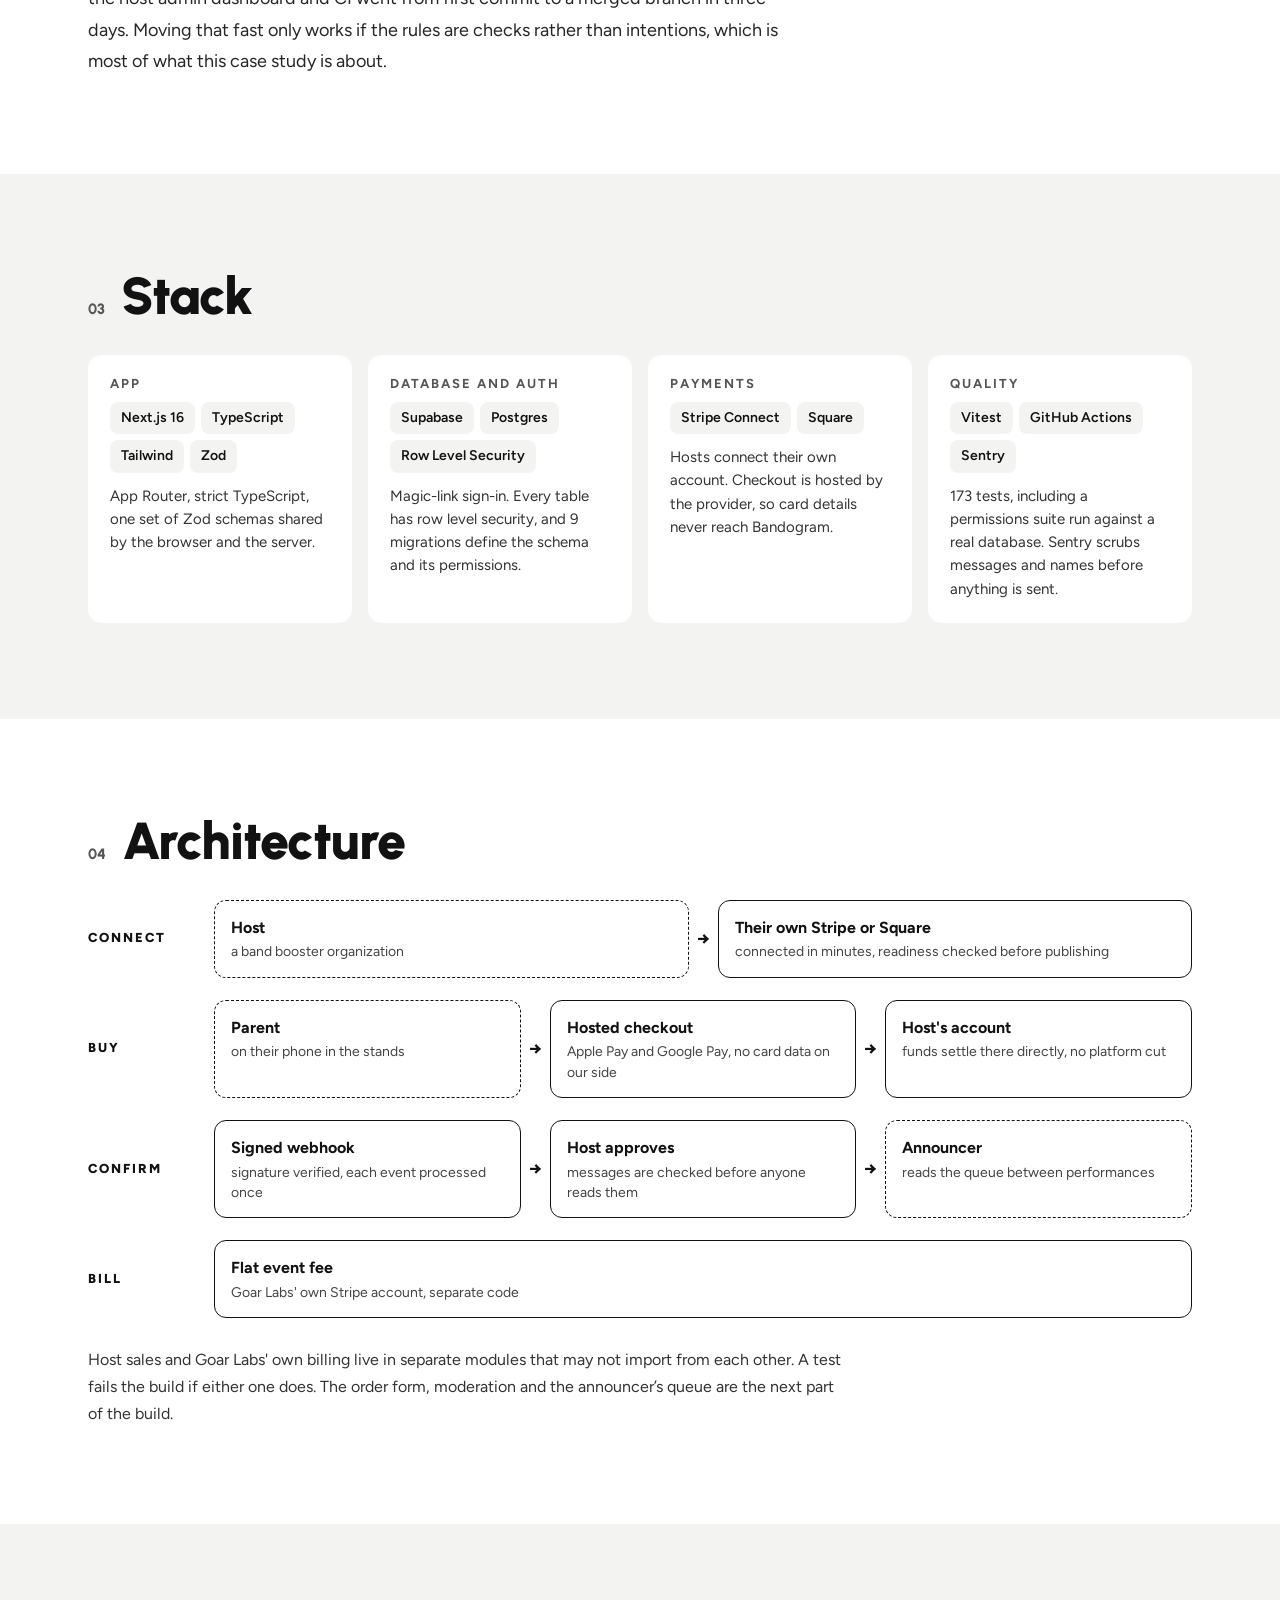
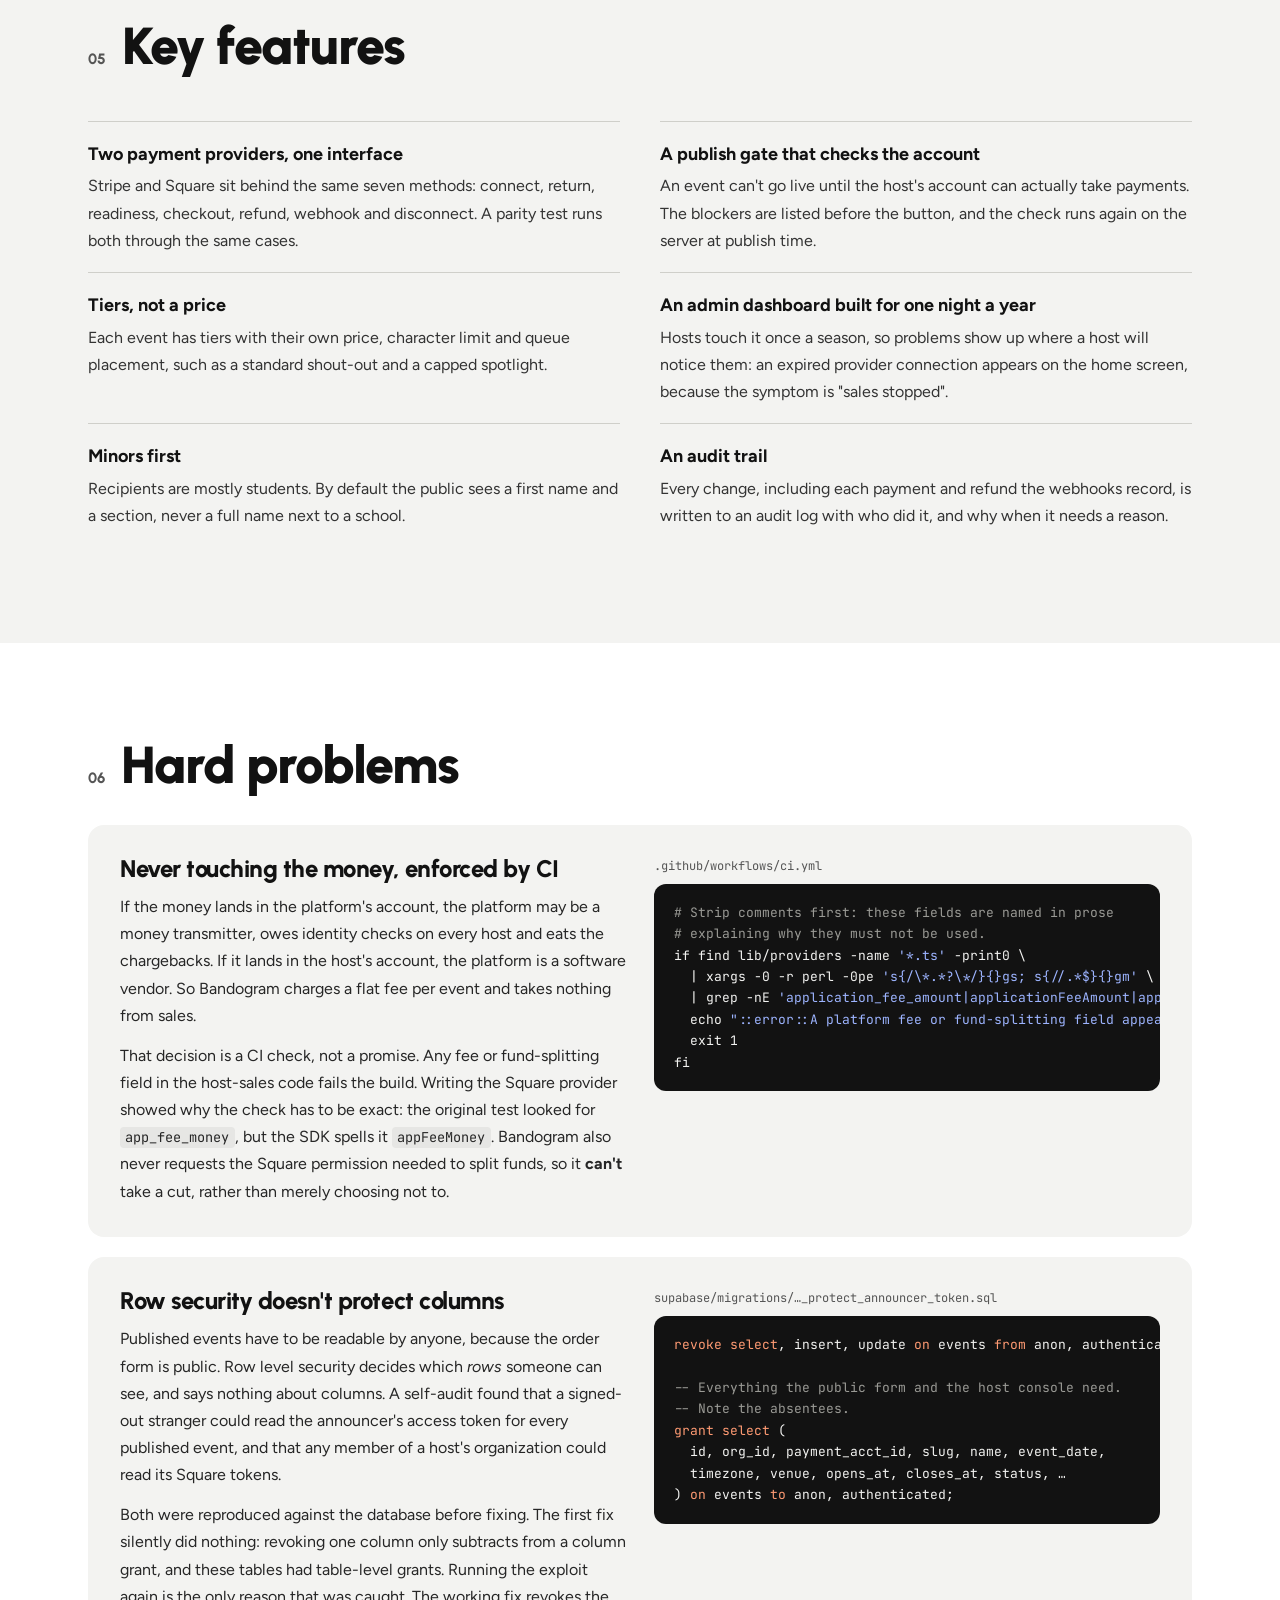
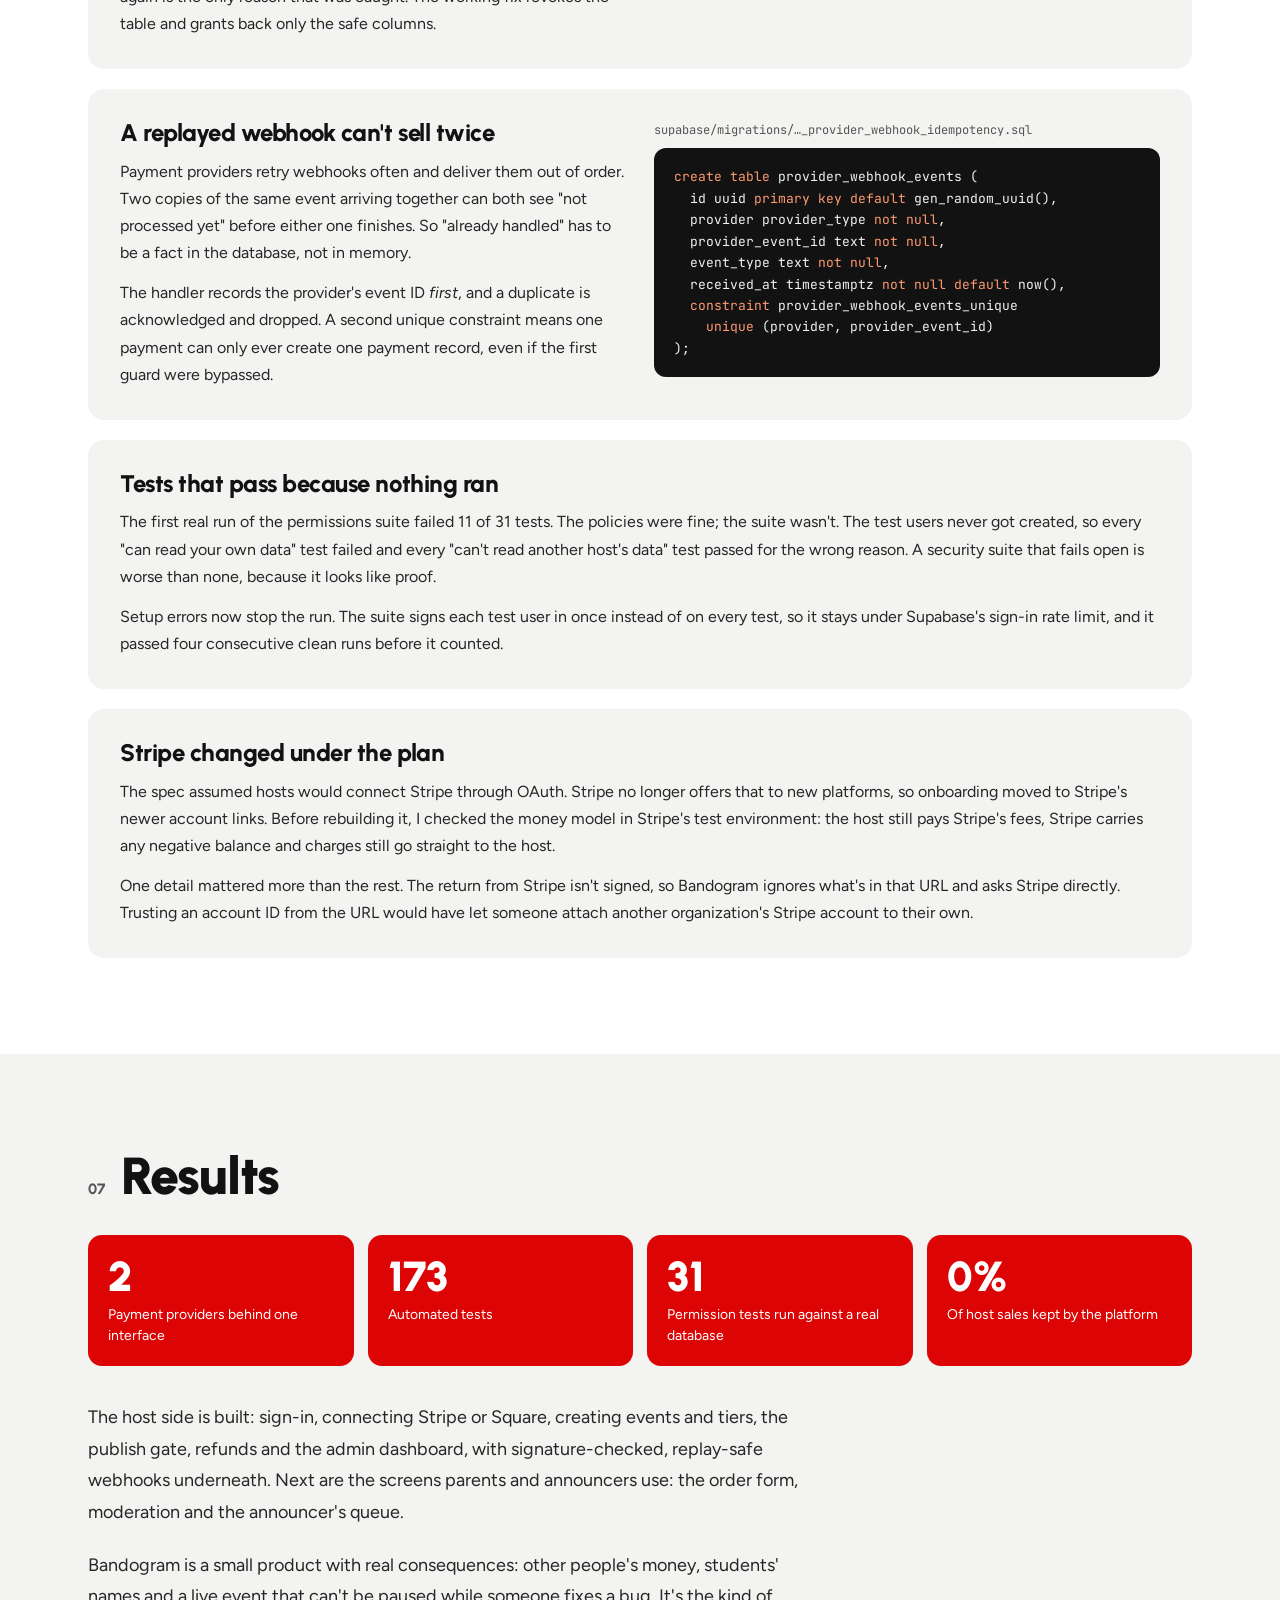
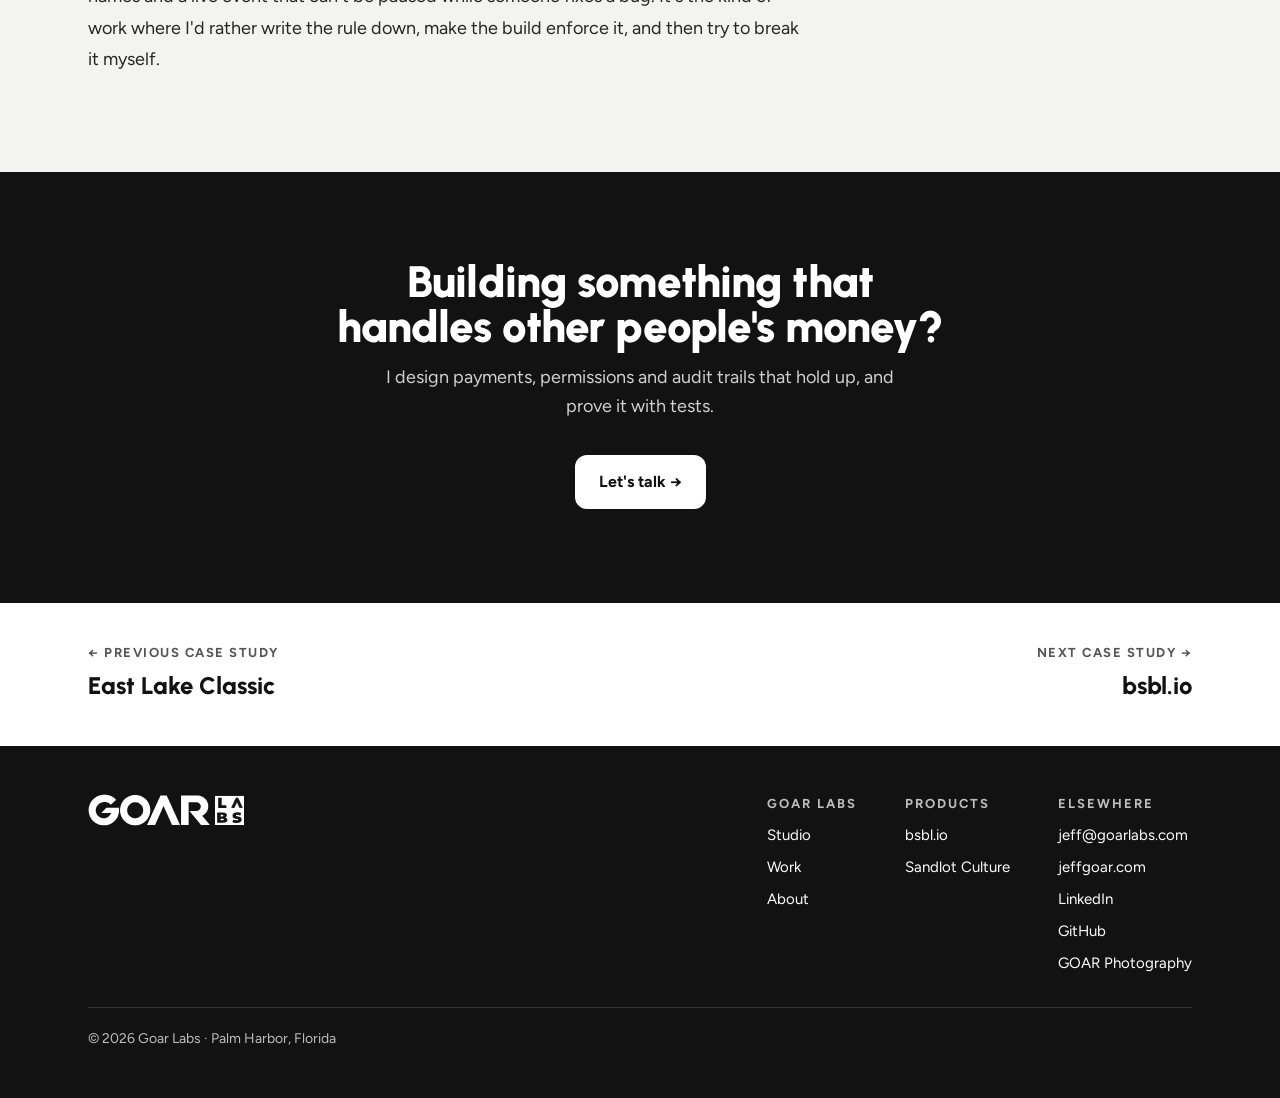
<file: work/bandogram.html>
<!DOCTYPE html>
<html lang="en">
<head>
<meta charset="UTF-8">
<meta name="viewport" content="width=device-width, initial-scale=1">
<title>Bandogram: case study — Goar Labs</title>
<meta name="description" content="Paid PA shout-outs for marching band competitions. Host sales settle straight to the host's own Stripe or Square account, a rule enforced by CI, with security tested against a real database.">
<meta name="author" content="Jeff Goar">
<link rel="canonical" href="https://goarlabs.com/work/bandogram">
<meta property="og:type" content="article">
<meta property="og:site_name" content="Goar Labs">
<meta property="og:url" content="https://goarlabs.com/work/bandogram">
<meta property="og:title" content="Bandogram — case study">
<meta property="og:description" content="Paid PA shout-outs for marching band competitions. Host sales settle straight to the host's own Stripe or Square account, a rule enforced by CI, with security tested against a real database.">
<meta property="og:image" content="https://goarlabs.com/og-image.png">
<meta property="og:image:width" content="1200">
<meta property="og:image:height" content="630">
<meta name="twitter:card" content="summary_large_image">
<meta name="twitter:image" content="https://goarlabs.com/og-image.png">
<meta name="theme-color" content="#FFFFFF">
<link rel="icon" href="/assets/brand/goar-labs-favicon.svg" type="image/svg+xml">
<link rel="icon" href="/assets/brand/favicon-32.png" sizes="32x32" type="image/png">
<link rel="apple-touch-icon" href="/assets/brand/apple-touch-icon.png">
<link rel="preconnect" href="https://fonts.googleapis.com">
<link rel="preconnect" href="https://fonts.gstatic.com" crossorigin>
<link rel="stylesheet" href="https://fonts.googleapis.com/css2?family=Urbanist:wght@700;800;900&family=Figtree:wght@400;500;600;700&family=JetBrains+Mono:wght@400;500&display=swap">
<link rel="stylesheet" href="/assets/site.css">
<link rel="stylesheet" href="/work/case-study.css">
<script src="/assets/site.js" defer></script>
</head>
<body>
<a class="skip-link" href="#main">Skip to content</a>
<header class="site-header"><div class="wrap">
  <a class="brand" href="/" aria-label="Goar Labs home"><img src="/assets/brand/goar-labs-logo.svg" alt="Goar Labs" width="148" height="30"></a>
  <button class="nav-toggle" type="button" aria-expanded="false" aria-controls="site-nav" hidden><span class="nav-toggle-label">Menu</span><span class="nav-toggle-icon" aria-hidden="true"></span></button>
  <nav class="site-nav" id="site-nav" aria-label="Main"><a href="/studio/">Studio</a><a href="/#work" aria-current="page">Work</a><a href="/#products">Products</a><a href="/about">About</a><a class="nav-cta" href="/#contact">Start a project</a></nav>
</div></header>

<main id="main" class="cs" style="--accent: #DC0404; --on-accent: #FFFFFF">
<header class="cs-header">
  <a href="/#work" class="cs-back">&larr; All work</a>
  <div class="cs-eyebrow">Case study &middot; Goar Labs product &middot; In development</div>
  <h1 class="cs-title">Bandogram</h1>
  <p class="cs-lede">Paid shout-outs read over the PA at marching band competitions. Parents buy a short message from their phone, the host approves it and the announcer reads it between performances. The money goes straight to the host's own Stripe or Square account, and Goar Labs never touches it.</p>
  <dl class="cs-meta">
    <div><dt>Role</dt><dd>Product, design and engineering</dd></div>
    <div><dt>Timeline</dt><dd>Started August 2026</dd></div>
    <div><dt>Stack</dt><dd>Next.js, TypeScript, Supabase, Stripe Connect, Square</dd></div>
    <div><dt>Status</dt><dd>Host side built; buyer and announcer screens next</dd></div>
  </dl>
  <!-- TODO(jeff): once the first event has run, update Status and the Timeline, and add the event (with the host's permission). -->
</header>

<section class="cs-band"><div class="cs-section">
  <div class="section-header"><span class="section-num">01</span><h2 class="section-title">The problem</h2><span class="section-line"></span></div>
  <div class="prose">
    <p>A marching band competition is a full stadium sitting through PA announcements between every performance. The boosters who host these events run on thin margins: concessions, programs and ads, all of which need inventory, volunteers or both.</p>
    <p>A shout-out over the PA costs nothing to produce. "Good luck, Maya, from Mom and Dad" is pure margin for the band program. Nobody sold them because there was no way to take payment, check the message and get it into the announcer's hands during a fast-moving show. <strong>No off-the-shelf tool exists for this niche.</strong></p>
  </div>
</div></section>

<section><div class="cs-section">
  <div class="section-header"><span class="section-num">02</span><h2 class="section-title">My role</h2><span class="section-line"></span></div>
  <div class="prose">
    <p>Bandogram is a Goar Labs product, and I'm doing all of it: the product spec, the payment model, the Terms of Service and a written policy for showing minors' names, the visual identity, and the code.</p>
    <p>I built it with Claude Code as a pair programmer, working from a written spec and a short list of hard rules the code isn't allowed to break. The foundation, both payment providers, the host admin dashboard and CI went from first commit to a merged branch in three days. Moving that fast only works if the rules are checks rather than intentions, which is most of what this case study is about.</p>
  </div>
</div></section>

<section class="cs-band"><div class="cs-section">
  <div class="section-header"><span class="section-num">03</span><h2 class="section-title">Stack</h2><span class="section-line"></span></div>
  <div class="stack-grid">
    <div class="stack-group"><h3>App</h3><div class="chips"><span>Next.js 16</span><span>TypeScript</span><span>Tailwind</span><span>Zod</span></div><p>App Router, strict TypeScript, one set of Zod schemas shared by the browser and the server.</p></div>
    <div class="stack-group"><h3>Database and auth</h3><div class="chips"><span>Supabase</span><span>Postgres</span><span>Row Level Security</span></div><p>Magic-link sign-in. Every table has row level security, and 9 migrations define the schema and its permissions.</p></div>
    <div class="stack-group"><h3>Payments</h3><div class="chips"><span>Stripe Connect</span><span>Square</span></div><p>Hosts connect their own account. Checkout is hosted by the provider, so card details never reach Bandogram.</p></div>
    <div class="stack-group"><h3>Quality</h3><div class="chips"><span>Vitest</span><span>GitHub Actions</span><span>Sentry</span></div><p>173 tests, including a permissions suite run against a real database. Sentry scrubs messages and names before anything is sent.</p></div>
  </div>
</div></section>

<section><div class="cs-section">
  <div class="section-header"><span class="section-num">04</span><h2 class="section-title">Architecture</h2><span class="section-line"></span></div>
  <div class="flow" role="img" aria-label="Architecture: the host connects their own Stripe or Square account. A parent writes a message and pays on the provider's hosted checkout, and the money settles to the host's account. The provider's signed webhook is verified and recorded once before the message moves to paid. The host approves it, and it reaches the announcer's queue. Goar Labs bills its own flat event fee separately, on its own Stripe account, through code that shares nothing with host sales.">
    <div class="lane"><div class="lane-label">Connect</div><div class="lane-steps">
      <div class="node ext"><b>Host</b><small>a band booster organization</small></div><span class="arrow"></span>
      <div class="node"><b>Their own Stripe or Square</b><small>connected in minutes, readiness checked before publishing</small></div>
    </div></div>
    <div class="lane"><div class="lane-label">Buy</div><div class="lane-steps">
      <div class="node ext"><b>Parent</b><small>on their phone in the stands</small></div><span class="arrow"></span>
      <div class="node"><b>Hosted checkout</b><small>Apple Pay and Google Pay, no card data on our side</small></div><span class="arrow"></span>
      <div class="node"><b>Host's account</b><small>funds settle there directly, no platform cut</small></div>
    </div></div>
    <div class="lane"><div class="lane-label">Confirm</div><div class="lane-steps">
      <div class="node"><b>Signed webhook</b><small>signature verified, each event processed once</small></div><span class="arrow"></span>
      <div class="node"><b>Host approves</b><small>messages are checked before anyone reads them</small></div><span class="arrow"></span>
      <div class="node ext"><b>Announcer</b><small>reads the queue between performances</small></div>
    </div></div>
    <div class="lane"><div class="lane-label">Bill</div><div class="lane-steps">
      <div class="node"><b>Flat event fee</b><small>Goar Labs' own Stripe account, separate code</small></div>
    </div></div>
  </div>
  <p class="flow-note">Host sales and Goar Labs' own billing live in separate modules that may not import from each other. A test fails the build if either one does. The order form, moderation and the announcer&rsquo;s queue are the next part of the build.</p>
</div></section>

<section class="cs-band"><div class="cs-section">
  <div class="section-header"><span class="section-num">05</span><h2 class="section-title">Key features</h2><span class="section-line"></span></div>
  <ul class="feature-list">
    <li><b>Two payment providers, one interface</b><span>Stripe and Square sit behind the same seven methods: connect, return, readiness, checkout, refund, webhook and disconnect. A parity test runs both through the same cases.</span></li>
    <li><b>A publish gate that checks the account</b><span>An event can't go live until the host's account can actually take payments. The blockers are listed before the button, and the check runs again on the server at publish time.</span></li>
    <li><b>Tiers, not a price</b><span>Each event has tiers with their own price, character limit and queue placement, such as a standard shout-out and a capped spotlight.</span></li>
    <li><b>An admin dashboard built for one night a year</b><span>Hosts touch it once a season, so problems show up where a host will notice them: an expired provider connection appears on the home screen, because the symptom is "sales stopped".</span></li>
    <li><b>Minors first</b><span>Recipients are mostly students. By default the public sees a first name and a section, never a full name next to a school.</span></li>
    <li><b>An audit trail</b><span>Every change, including each payment and refund the webhooks record, is written to an audit log with who did it, and why when it needs a reason.</span></li>
  </ul>
</div></section>

<section><div class="cs-section">
  <div class="section-header"><span class="section-num">06</span><h2 class="section-title">Hard problems</h2><span class="section-line"></span></div>
  <div class="problems">
    <div class="card">
      <div>
        <h3>Never touching the money, enforced by CI</h3>
        <p>If the money lands in the platform's account, the platform may be a money transmitter, owes identity checks on every host and eats the chargebacks. If it lands in the host's account, the platform is a software vendor. So Bandogram charges a flat fee per event and takes nothing from sales.</p>
        <p>That decision is a CI check, not a promise. Any fee or fund-splitting field in the host-sales code fails the build. Writing the Square provider showed why the check has to be exact: the original test looked for <code>app_fee_money</code>, but the SDK spells it <code>appFeeMoney</code>. Bandogram also never requests the Square permission needed to split funds, so it <strong>can't</strong> take a cut, rather than merely choosing not to.</p>
      </div>
      <div><span class="pre-label">.github/workflows/ci.yml</span><pre><code><span class="c"># Strip comments first: these fields are named in prose</span>
<span class="c"># explaining why they must not be used.</span>
if find lib/providers -name <span class="s">'*.ts'</span> -print0 \
  | xargs -0 -r perl -0pe <span class="s">'s{/\*.*?\*/}{}gs; s{//.*$}{}gm'</span> \
  | grep -nE <span class="s">'application_fee_amount|applicationFeeAmount|app_fee_money|appFeeMoney|transfer_data|transferData|PAYMENTS_WRITE_ADDITIONAL_RECIPIENTS'</span>; then
  echo <span class="s">"::error::A platform fee or fund-splitting field appears in lib/providers/."</span>
  exit 1
fi</code></pre></div>
    </div>
    <div class="card">
      <div>
        <h3>Row security doesn't protect columns</h3>
        <p>Published events have to be readable by anyone, because the order form is public. Row level security decides which <em>rows</em> someone can see, and says nothing about columns. A self-audit found that a signed-out stranger could read the announcer's access token for every published event, and that any member of a host's organization could read its Square tokens.</p>
        <p>Both were reproduced against the database before fixing. The first fix silently did nothing: revoking one column only subtracts from a column grant, and these tables had table-level grants. Running the exploit again is the only reason that was caught. The working fix revokes the table and grants back only the safe columns.</p>
      </div>
      <div><span class="pre-label">supabase/migrations/&hellip;_protect_announcer_token.sql</span><pre><code><span class="k">revoke select</span>, insert, update <span class="k">on</span> events <span class="k">from</span> anon, authenticated;

<span class="c">-- Everything the public form and the host console need.</span>
<span class="c">-- Note the absentees.</span>
<span class="k">grant select</span> (
  id, org_id, payment_acct_id, slug, name, event_date,
  timezone, venue, opens_at, closes_at, status, &hellip;
) <span class="k">on</span> events <span class="k">to</span> anon, authenticated;</code></pre></div>
    </div>
    <div class="card">
      <div>
        <h3>A replayed webhook can't sell twice</h3>
        <p>Payment providers retry webhooks often and deliver them out of order. Two copies of the same event arriving together can both see "not processed yet" before either one finishes. So "already handled" has to be a fact in the database, not in memory.</p>
        <p>The handler records the provider's event ID <em>first</em>, and a duplicate is acknowledged and dropped. A second unique constraint means one payment can only ever create one payment record, even if the first guard were bypassed.</p>
      </div>
      <div><span class="pre-label">supabase/migrations/&hellip;_provider_webhook_idempotency.sql</span><pre><code><span class="k">create table</span> provider_webhook_events (
  id uuid <span class="k">primary key default</span> gen_random_uuid(),
  provider provider_type <span class="k">not null</span>,
  provider_event_id text <span class="k">not null</span>,
  event_type text <span class="k">not null</span>,
  received_at timestamptz <span class="k">not null default</span> now(),
  <span class="k">constraint</span> provider_webhook_events_unique
    <span class="k">unique</span> (provider, provider_event_id)
);</code></pre></div>
    </div>
    <div class="card text-only"><div>
      <h3>Tests that pass because nothing ran</h3>
      <p>The first real run of the permissions suite failed 11 of 31 tests. The policies were fine; the suite wasn't. The test users never got created, so every "can read your own data" test failed and every "can't read another host's data" test passed for the wrong reason. A security suite that fails open is worse than none, because it looks like proof.</p>
      <p>Setup errors now stop the run. The suite signs each test user in once instead of on every test, so it stays under Supabase's sign-in rate limit, and it passed four consecutive clean runs before it counted.</p>
    </div></div>
    <div class="card text-only"><div>
      <h3>Stripe changed under the plan</h3>
      <p>The spec assumed hosts would connect Stripe through OAuth. Stripe no longer offers that to new platforms, so onboarding moved to Stripe's newer account links. Before rebuilding it, I checked the money model in Stripe's test environment: the host still pays Stripe's fees, Stripe carries any negative balance and charges still go straight to the host.</p>
      <p>One detail mattered more than the rest. The return from Stripe isn't signed, so Bandogram ignores what's in that URL and asks Stripe directly. Trusting an account ID from the URL would have let someone attach another organization's Stripe account to their own.</p>
    </div></div>
  </div>
</div></section>

<section class="cs-band"><div class="cs-section">
  <div class="section-header"><span class="section-num">07</span><h2 class="section-title">Results</h2><span class="section-line"></span></div>
  <div class="stats">
    <div class="stat"><div class="stat-num">2</div><div class="stat-label">Payment providers behind one interface</div></div>
    <div class="stat"><div class="stat-num">173</div><div class="stat-label">Automated tests</div></div>
    <div class="stat"><div class="stat-num">31</div><div class="stat-label">Permission tests run against a real database</div></div>
    <div class="stat"><div class="stat-num">0%</div><div class="stat-label">Of host sales kept by the platform</div></div>
  </div>
  <div class="prose">
    <p>The host side is built: sign-in, connecting Stripe or Square, creating events and tiers, the publish gate, refunds and the admin dashboard, with signature-checked, replay-safe webhooks underneath. Next are the screens parents and announcers use: the order form, moderation and the announcer's queue.</p>
    <p>Bandogram is a small product with real consequences: other people's money, students' names and a live event that can't be paused while someone fixes a bug. It's the kind of work where I'd rather write the rule down, make the build enforce it, and then try to break it myself.</p>
    <!-- TODO(jeff): after the first event, add how many bandograms sold and what the host raised (with their permission), plus a screenshot of the order form. -->
  </div>
</div></section>

<section class="cs-cta">
  <h2>Building something that handles other people's money?</h2>
  <p>I design payments, permissions and audit trails that hold up, and prove it with tests.</p>
  <a href="/#contact" class="btn btn-primary">Let's talk &rarr;</a>
</section>

<div class="cs-next">
  <a href="/work/east-lake-classic"><small>&larr; Previous case study</small><b>East Lake Classic</b></a>
  <a href="/work/bsbl-io" style="text-align:right;"><small>Next case study &rarr;</small><b>bsbl.io</b></a>
</div>
</main>
<footer class="site-footer"><div class="wrap">
  <a href="/" aria-label="Goar Labs home"><img src="/assets/brand/goar-labs-logo-white.svg" alt="Goar Labs" width="158" height="32"></a>
  <div class="footer-cols">
    <div><b>Goar Labs</b><a href="/studio/">Studio</a><a href="/#work">Work</a><a href="/about">About</a></div>
    <div><b>Products</b><a href="https://bsbl.io" target="_blank" rel="noopener">bsbl.io</a><span>Sandlot Culture</span></div>
    <div><b>Elsewhere</b><a href="mailto:jeff@goarlabs.com">jeff@goarlabs.com</a><a href="https://www.jeffgoar.com/" target="_blank" rel="noopener">jeffgoar.com</a><a href="https://www.linkedin.com/in/jeffgoar/" target="_blank" rel="noopener">LinkedIn</a><a href="https://github.com/JeffGoar" target="_blank" rel="noopener">GitHub</a><a href="https://goarphotography.com" target="_blank" rel="noopener">GOAR Photography</a></div>
  </div>
  <p class="footer-base">© 2026 Goar Labs · Palm Harbor, Florida</p>
</div></footer>
</body>
</html>
</file>
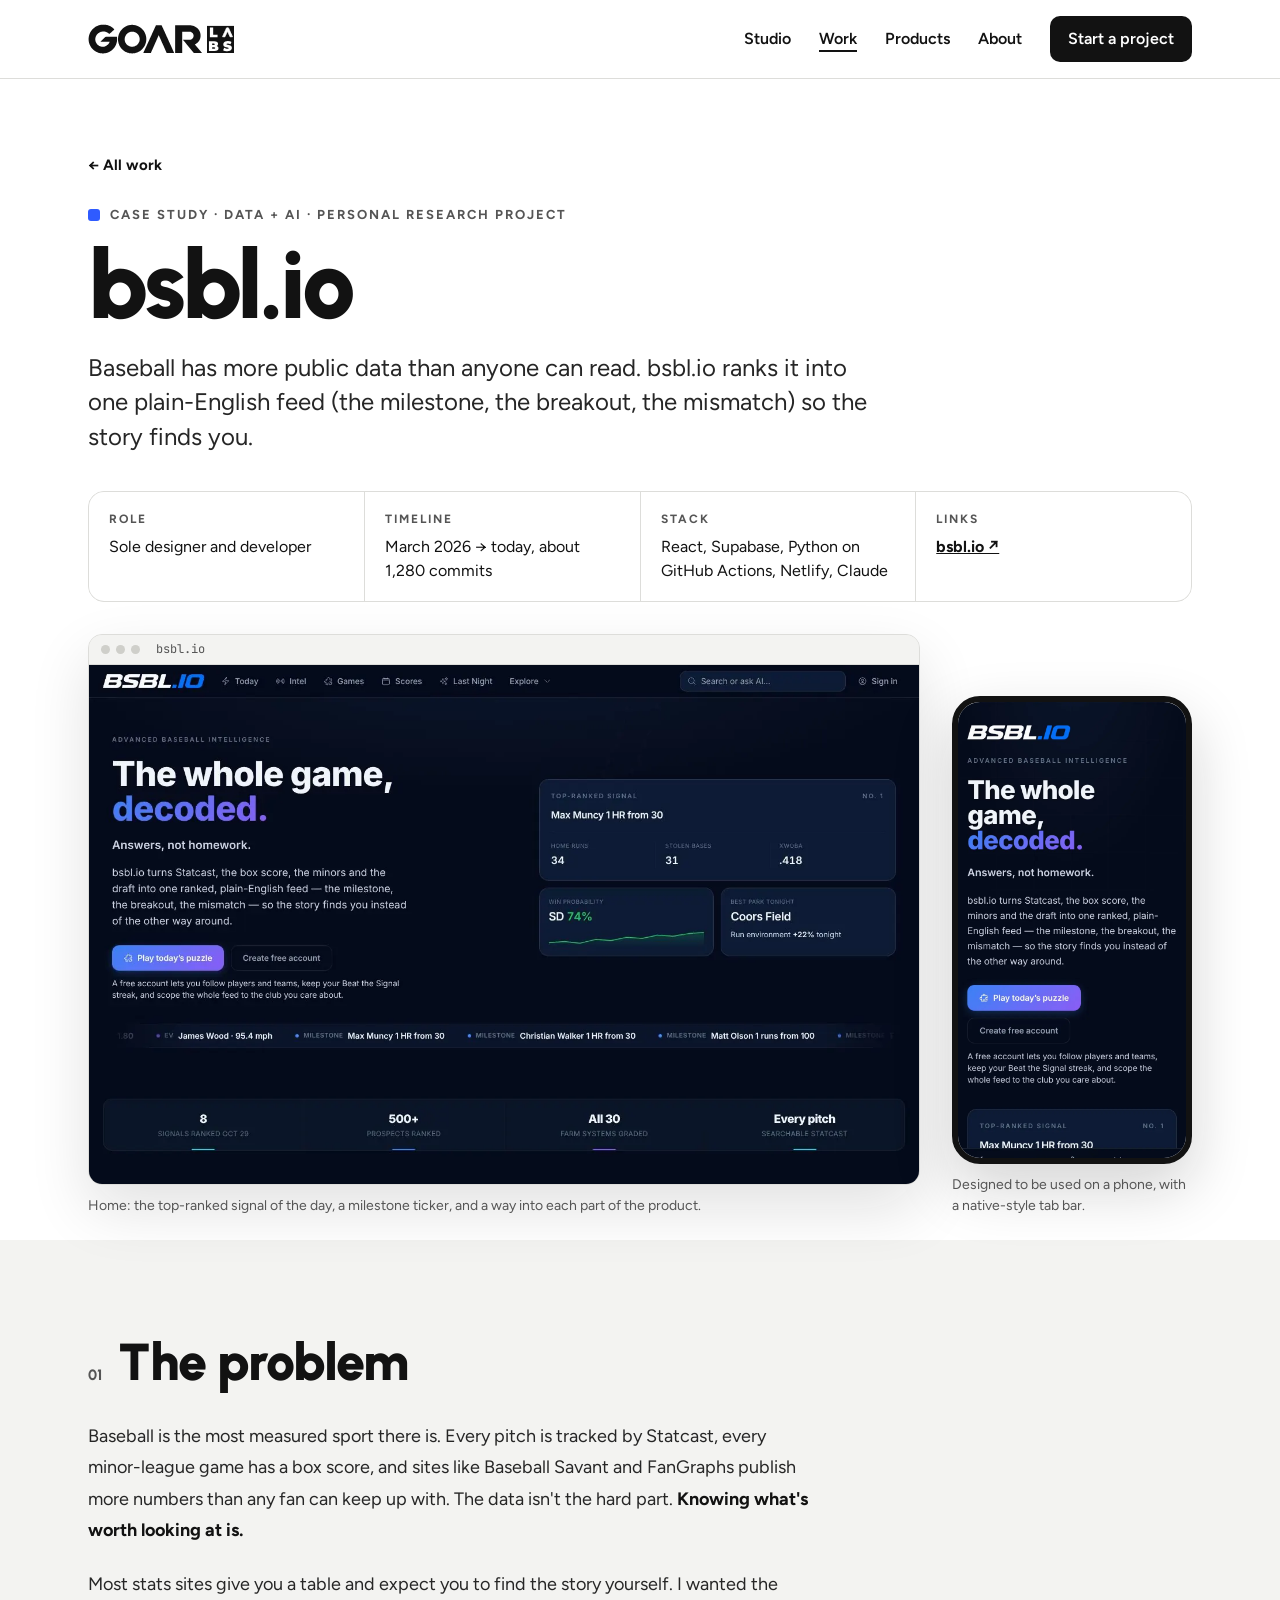
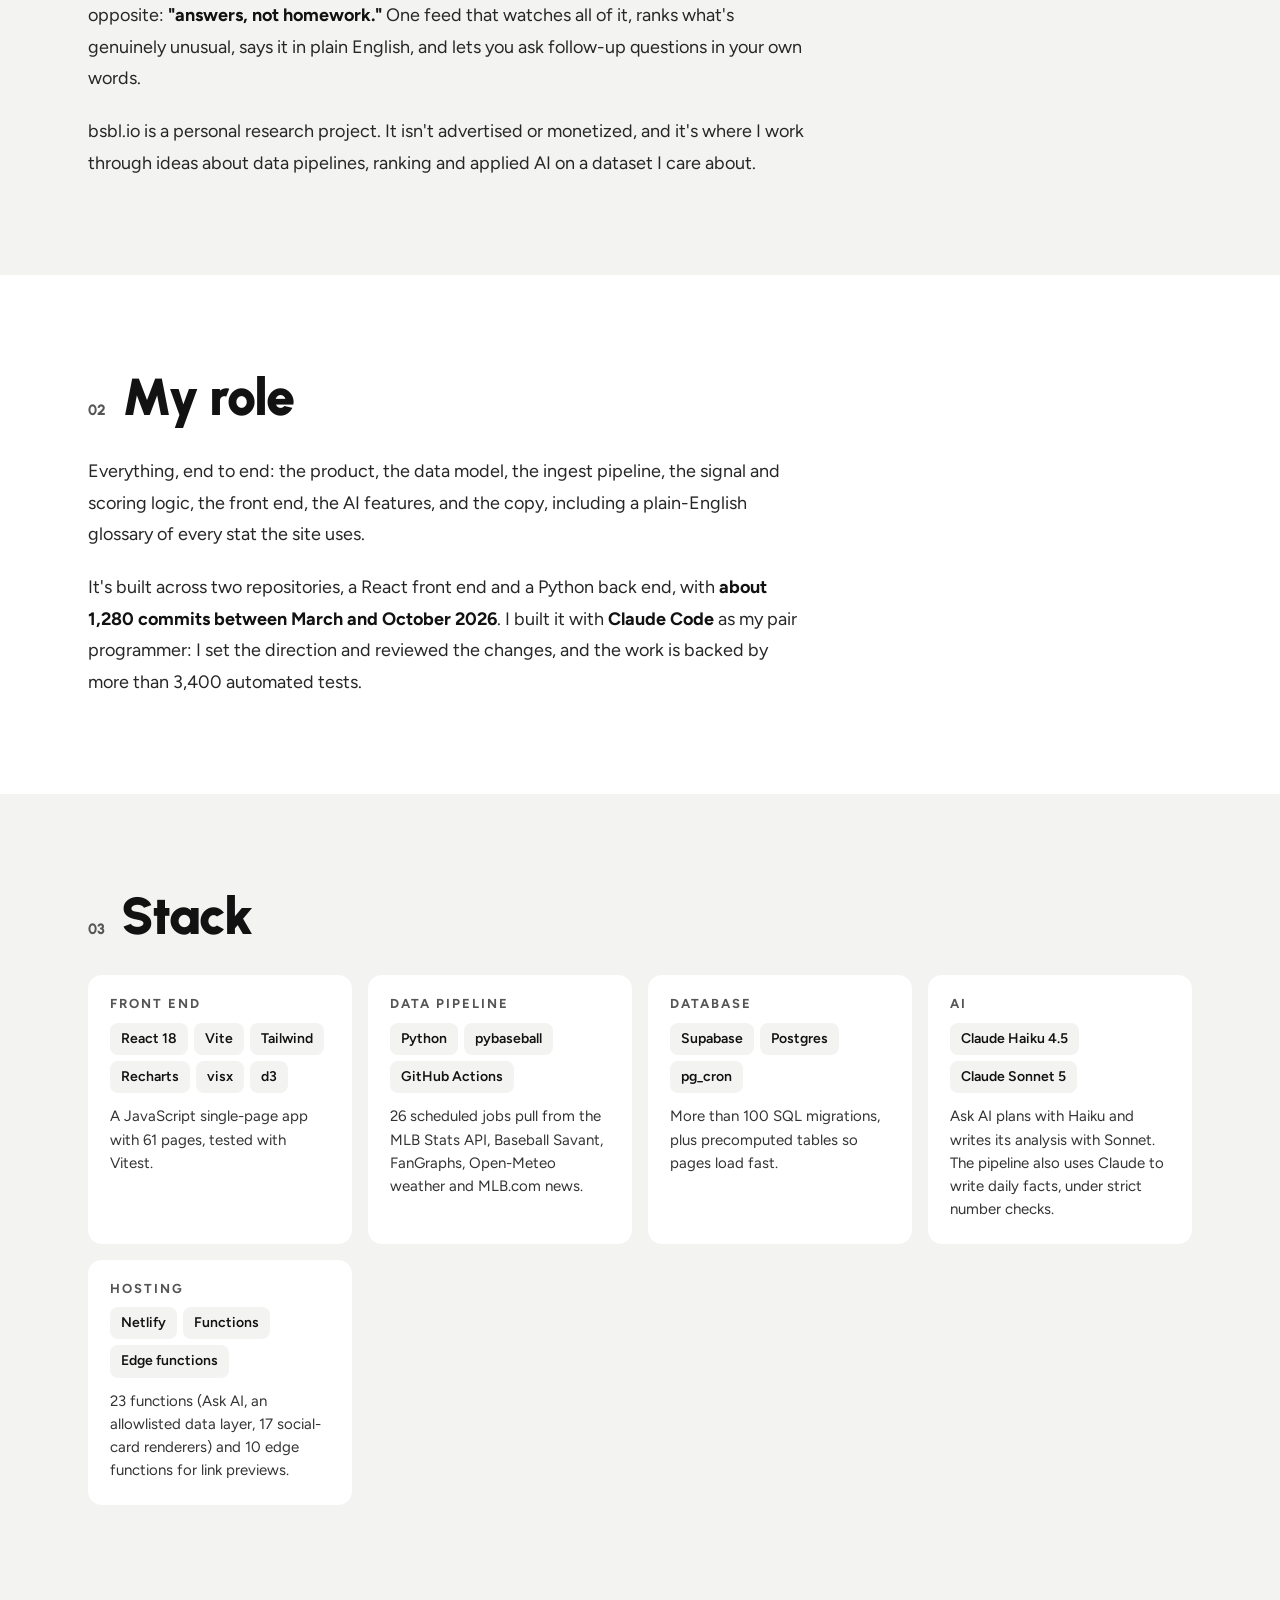
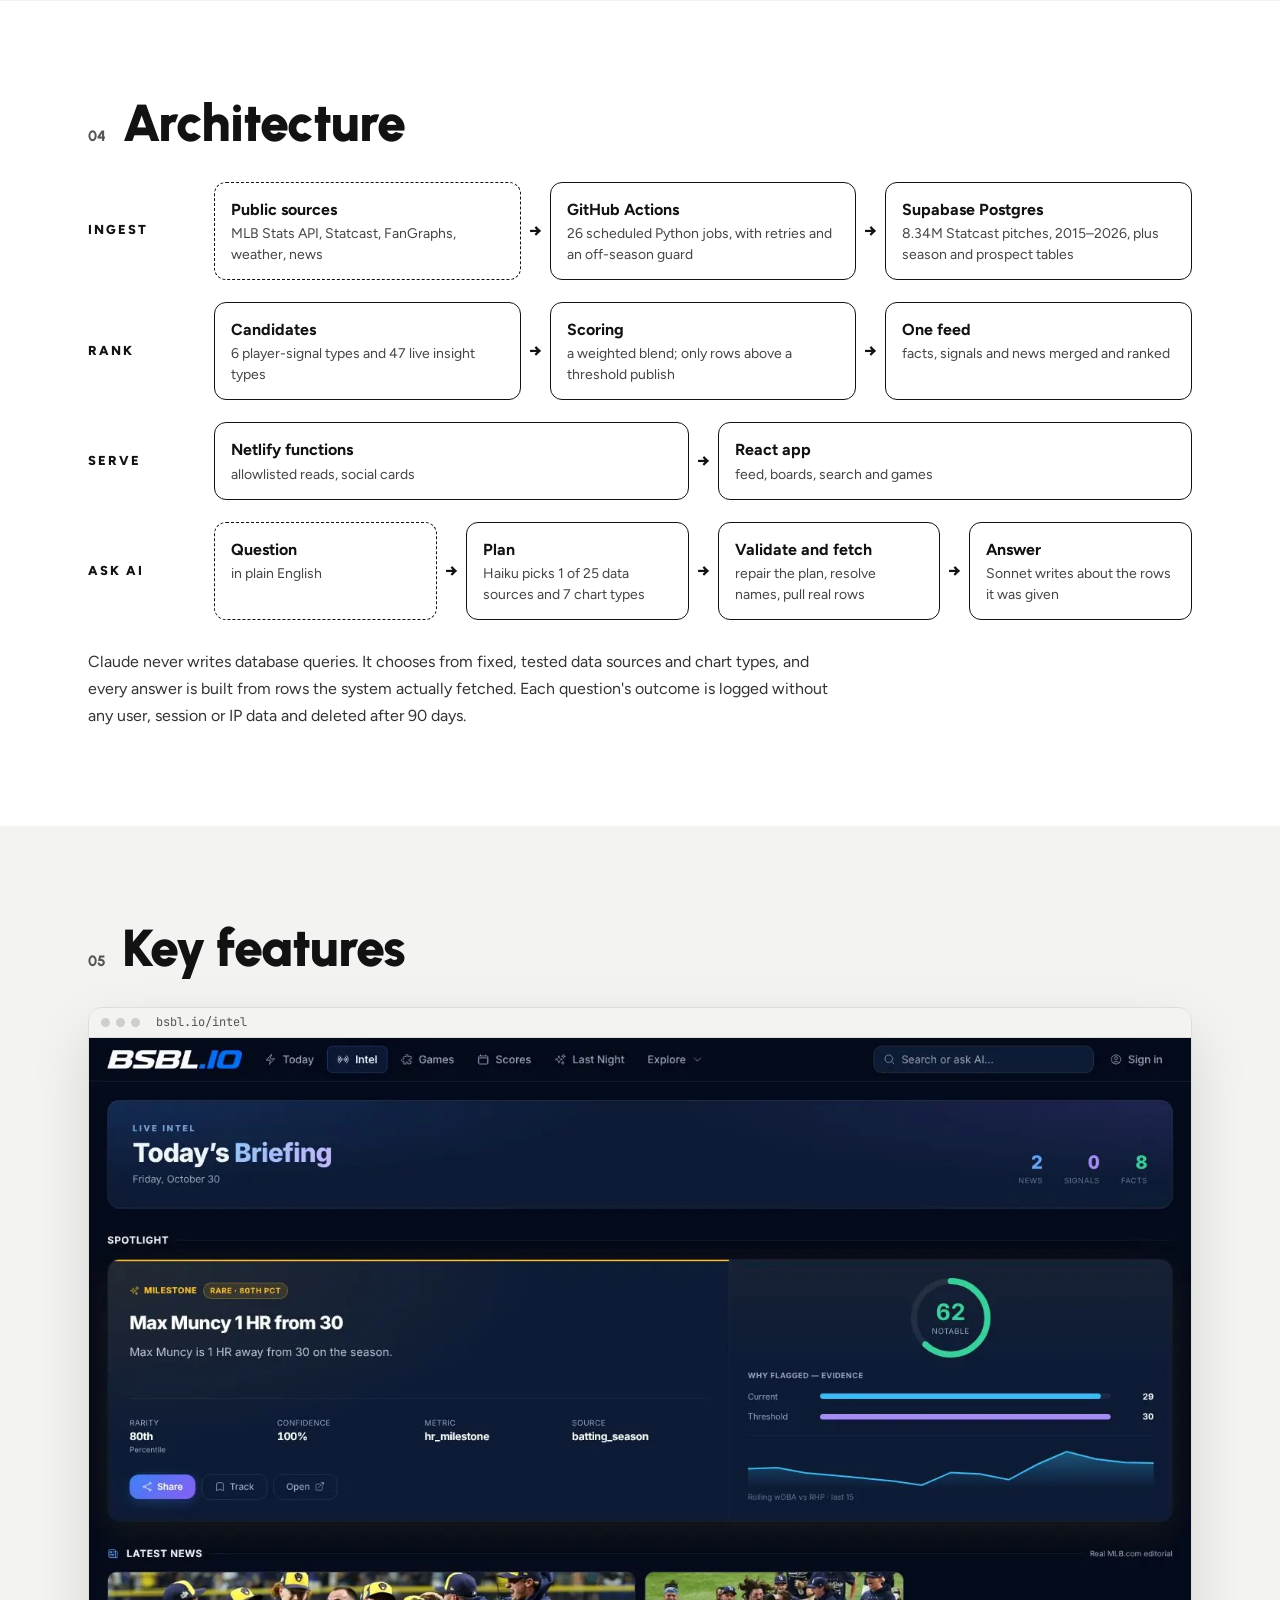
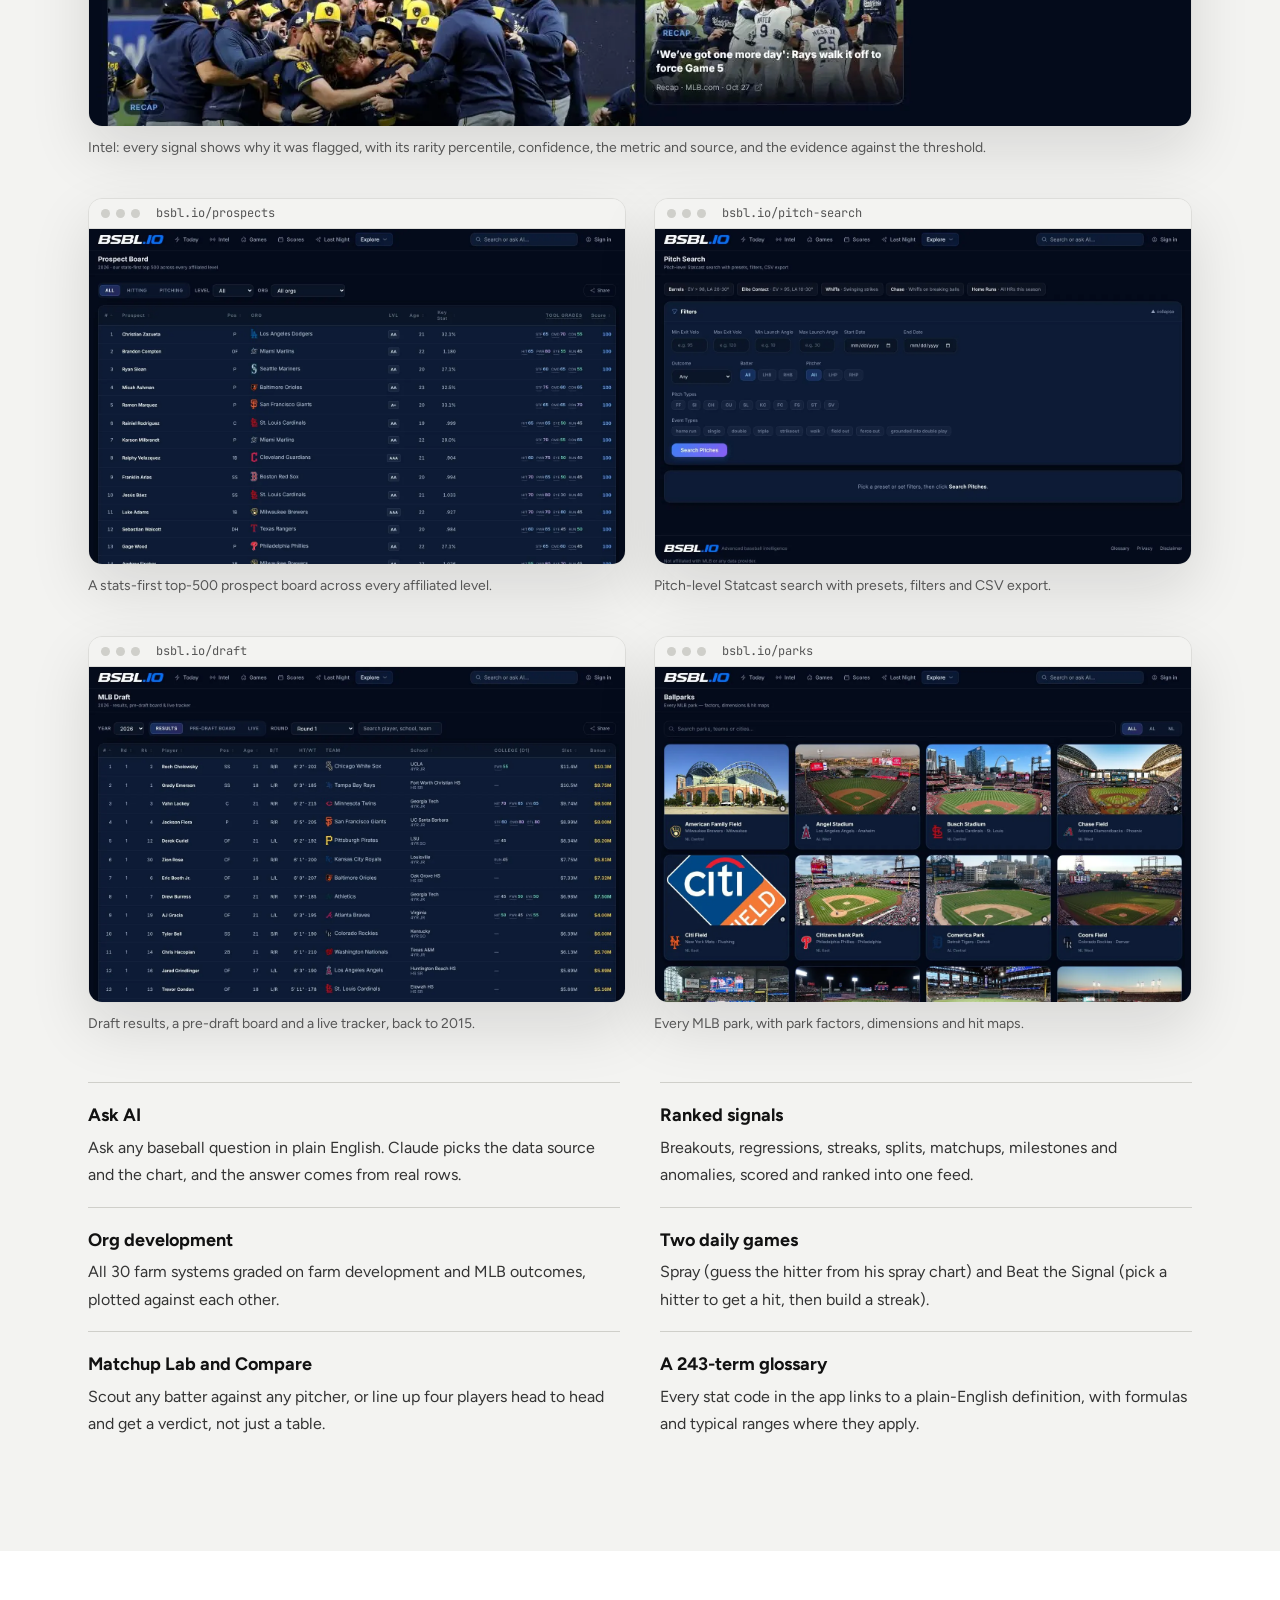
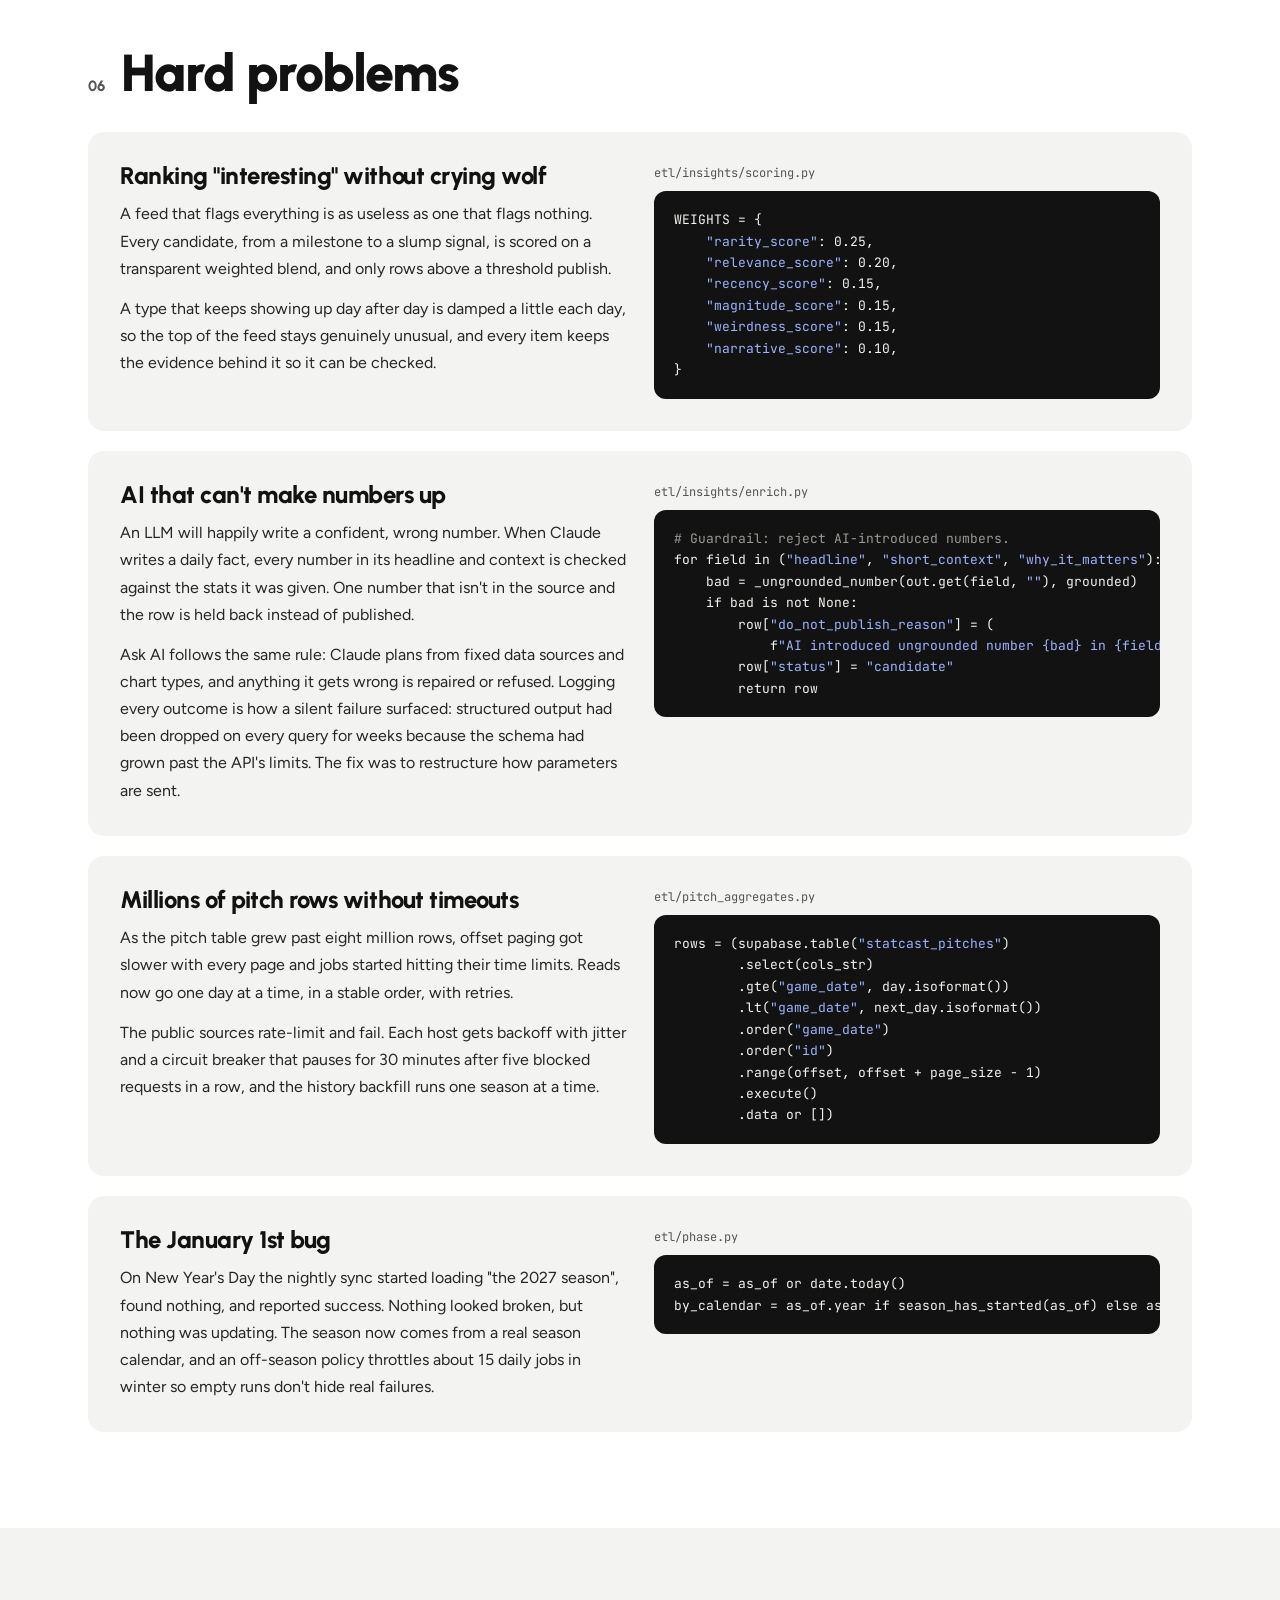
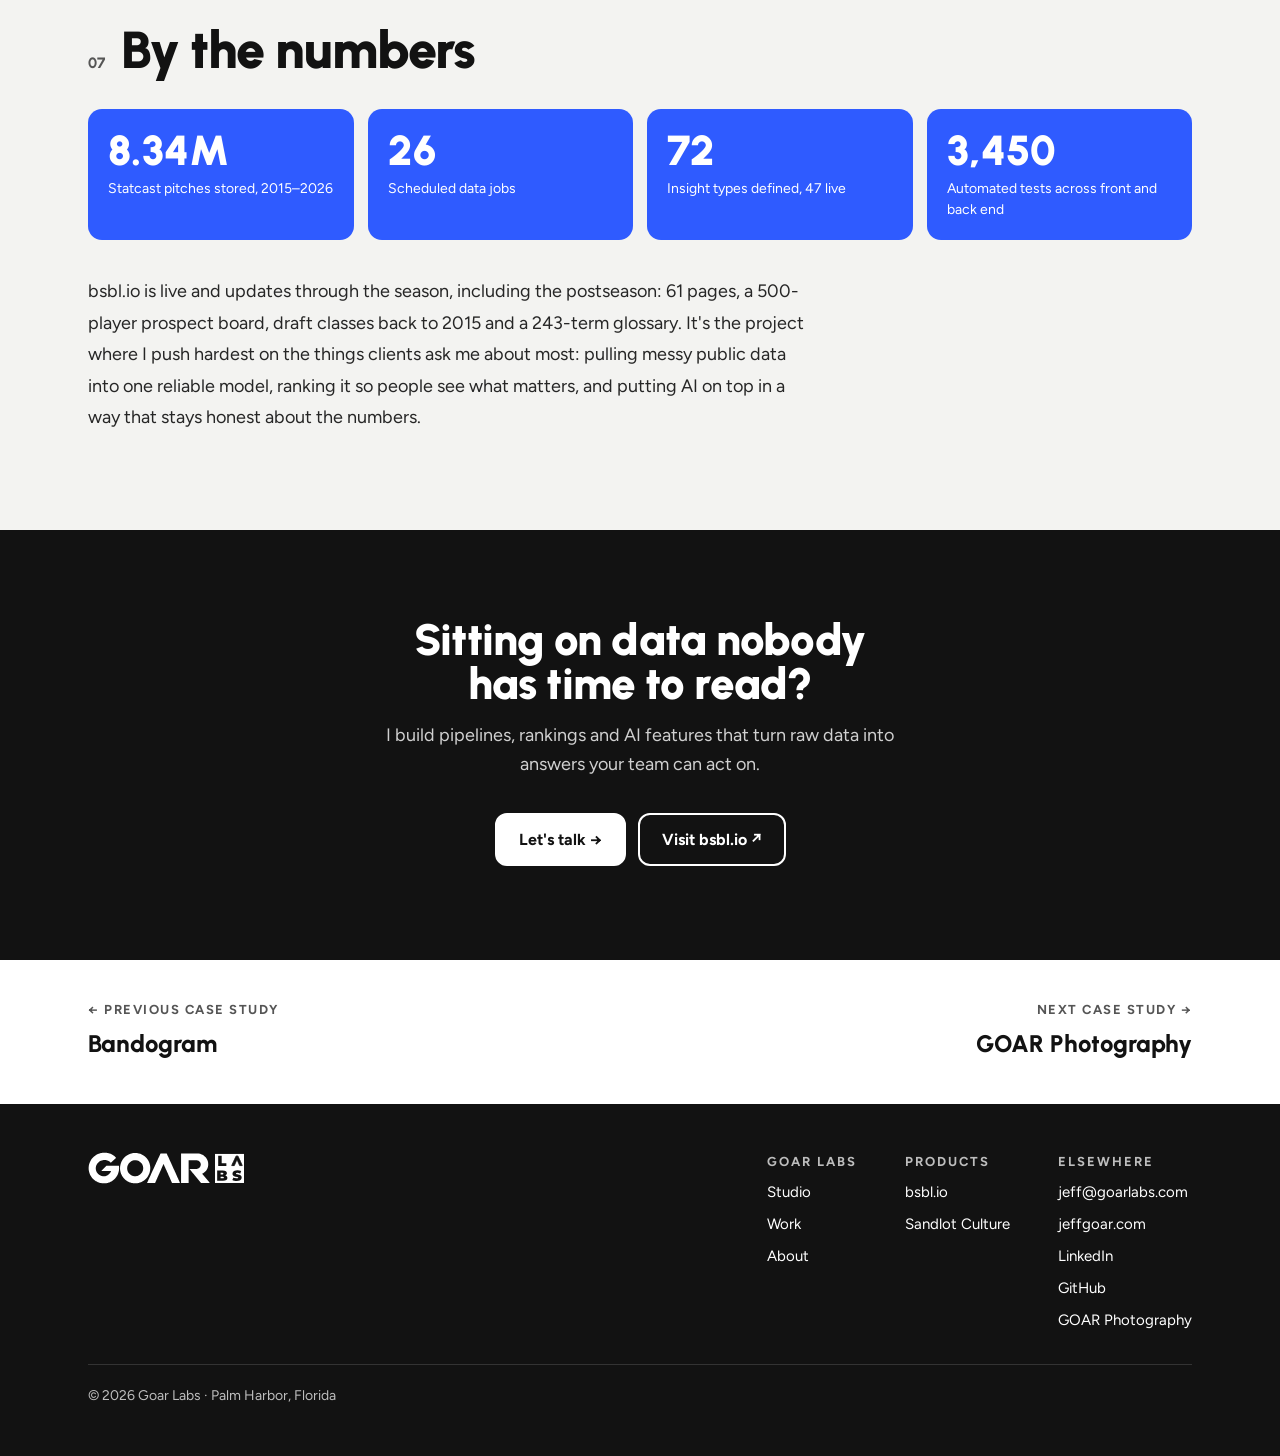
<file: work/bsbl-io.html>
<!DOCTYPE html>
<html lang="en">
<head>
<meta charset="UTF-8">
<meta name="viewport" content="width=device-width, initial-scale=1">
<title>bsbl.io: case study — Goar Labs</title>
<meta name="description" content="bsbl.io turns Statcast, box scores, the minors and the draft into one ranked, plain-English baseball feed, with an AI that picks the right chart for your question. A personal research project by Jeff Goar.">
<meta name="author" content="Jeff Goar">
<link rel="canonical" href="https://goarlabs.com/work/bsbl-io">
<meta property="og:type" content="article">
<meta property="og:site_name" content="Goar Labs">
<meta property="og:url" content="https://goarlabs.com/work/bsbl-io">
<meta property="og:title" content="bsbl.io — case study">
<meta property="og:description" content="bsbl.io turns Statcast, box scores, the minors and the draft into one ranked, plain-English baseball feed, with an AI that picks the right chart for your question. A personal research project by Jeff Goar.">
<meta property="og:image" content="https://goarlabs.com/og-image.png">
<meta property="og:image:width" content="1200">
<meta property="og:image:height" content="630">
<meta name="twitter:card" content="summary_large_image">
<meta name="twitter:image" content="https://goarlabs.com/og-image.png">
<meta name="theme-color" content="#FFFFFF">
<link rel="icon" href="/assets/brand/goar-labs-favicon.svg" type="image/svg+xml">
<link rel="icon" href="/assets/brand/favicon-32.png" sizes="32x32" type="image/png">
<link rel="apple-touch-icon" href="/assets/brand/apple-touch-icon.png">
<link rel="preconnect" href="https://fonts.googleapis.com">
<link rel="preconnect" href="https://fonts.gstatic.com" crossorigin>
<link rel="stylesheet" href="https://fonts.googleapis.com/css2?family=Urbanist:wght@700;800;900&family=Figtree:wght@400;500;600;700&family=JetBrains+Mono:wght@400;500&display=swap">
<link rel="stylesheet" href="/assets/site.css">
<link rel="stylesheet" href="/work/case-study.css">
<script src="/assets/site.js" defer></script>
</head>
<body>
<a class="skip-link" href="#main">Skip to content</a>
<header class="site-header"><div class="wrap">
  <a class="brand" href="/" aria-label="Goar Labs home"><img src="/assets/brand/goar-labs-logo.svg" alt="Goar Labs" width="148" height="30"></a>
  <button class="nav-toggle" type="button" aria-expanded="false" aria-controls="site-nav" hidden><span class="nav-toggle-label">Menu</span><span class="nav-toggle-icon" aria-hidden="true"></span></button>
  <nav class="site-nav" id="site-nav" aria-label="Main"><a href="/studio/">Studio</a><a href="/#work" aria-current="page">Work</a><a href="/#products">Products</a><a href="/about">About</a><a class="nav-cta" href="/#contact">Start a project</a></nav>
</div></header>
<main id="main" class="cs" style="--accent: #2F5BFF; --on-accent: #FFFFFF">
<header class="cs-header">
  <a href="/#work" class="cs-back">&larr; All work</a>
  <div class="cs-eyebrow">Case study &middot; Data + AI &middot; Personal research project</div>
  <h1 class="cs-title">bsbl<span>.io</span></h1>
  <p class="cs-lede">Baseball has more public data than anyone can read. bsbl.io ranks it into one plain-English feed (the milestone, the breakout, the mismatch) so the story finds you.</p>
  <dl class="cs-meta">
    <div><dt>Role</dt><dd>Sole designer and developer</dd></div>
    <div><dt>Timeline</dt><dd>March 2026 &rarr; today, about 1,280 commits</dd></div>
    <div><dt>Stack</dt><dd>React, Supabase, Python on GitHub Actions, Netlify, Claude</dd></div>
    <div><dt>Links</dt><dd><a href="https://bsbl.io" target="_blank" rel="noopener">bsbl.io &nearr;</a></dd></div>
  </dl>
</header>

<div class="cs-hero-shot">
  <figure>
    <div class="shot"><div class="shot-bar"><i></i><i></i><i></i><span>bsbl.io</span></div><img src="/assets/work/bsbl-io/home.webp" width="1440" height="900" alt="bsbl.io home page: the headline The whole game, decoded, beside a top-ranked signal card and a ticker of milestones" /></div>
    <figcaption>Home: the top-ranked signal of the day, a milestone ticker, and a way into each part of the product.</figcaption>
  </figure>
  <figure>
    <div class="phone"><img src="/assets/work/bsbl-io/mobile.webp" width="780" height="1560" alt="bsbl.io on a phone, with a bottom tab bar for Today, Intel, Games, Scores and More" loading="lazy" /></div>
    <figcaption>Designed to be used on a phone, with a native-style tab bar.</figcaption>
  </figure>
</div>

<!-- 01 PROBLEM -->
<section class="cs-band"><div class="cs-section">
  <div class="section-header"><span class="section-num">01</span><h2 class="section-title">The problem</h2><span class="section-line"></span></div>
  <div class="prose">
    <p>Baseball is the most measured sport there is. Every pitch is tracked by Statcast, every minor-league game has a box score, and sites like Baseball Savant and FanGraphs publish more numbers than any fan can keep up with. The data isn't the hard part. <strong>Knowing what's worth looking at is.</strong></p>
    <p>Most stats sites give you a table and expect you to find the story yourself. I wanted the opposite: <strong>"answers, not homework."</strong> One feed that watches all of it, ranks what's genuinely unusual, says it in plain English, and lets you ask follow-up questions in your own words.</p>
    <p>bsbl.io is a personal research project. It isn't advertised or monetized, and it's where I work through ideas about data pipelines, ranking and applied AI on a dataset I care about.</p>
  </div>
</div></section>

<!-- 02 ROLE -->
<section><div class="cs-section">
  <div class="section-header"><span class="section-num">02</span><h2 class="section-title">My role</h2><span class="section-line"></span></div>
  <div class="prose">
    <p>Everything, end to end: the product, the data model, the ingest pipeline, the signal and scoring logic, the front end, the AI features, and the copy, including a plain-English glossary of every stat the site uses.</p>
    <p>It's built across two repositories, a React front end and a Python back end, with <strong>about 1,280 commits between March and October 2026</strong>. I built it with <strong>Claude Code</strong> as my pair programmer: I set the direction and reviewed the changes, and the work is backed by more than 3,400 automated tests.</p>
  </div>
</div></section>

<!-- 03 STACK -->
<section class="cs-band"><div class="cs-section">
  <div class="section-header"><span class="section-num">03</span><h2 class="section-title">Stack</h2><span class="section-line"></span></div>
  <div class="stack-grid">
    <div class="stack-group"><h3>Front end</h3><div class="chips"><span>React 18</span><span>Vite</span><span>Tailwind</span><span>Recharts</span><span>visx</span><span>d3</span></div><p>A JavaScript single-page app with 61 pages, tested with Vitest.</p></div>
    <div class="stack-group"><h3>Data pipeline</h3><div class="chips"><span>Python</span><span>pybaseball</span><span>GitHub Actions</span></div><p>26 scheduled jobs pull from the MLB Stats API, Baseball Savant, FanGraphs, Open-Meteo weather and MLB.com news.</p></div>
    <div class="stack-group"><h3>Database</h3><div class="chips"><span>Supabase</span><span>Postgres</span><span>pg_cron</span></div><p>More than 100 SQL migrations, plus precomputed tables so pages load fast.</p></div>
    <div class="stack-group"><h3>AI</h3><div class="chips"><span>Claude Haiku 4.5</span><span>Claude Sonnet 5</span></div><p>Ask AI plans with Haiku and writes its analysis with Sonnet. The pipeline also uses Claude to write daily facts, under strict number checks.</p></div>
    <div class="stack-group"><h3>Hosting</h3><div class="chips"><span>Netlify</span><span>Functions</span><span>Edge functions</span></div><p>23 functions (Ask AI, an allowlisted data layer, 17 social-card renderers) and 10 edge functions for link previews.</p></div>
  </div>
</div></section>

<!-- 04 ARCHITECTURE -->
<section><div class="cs-section">
  <div class="section-header"><span class="section-num">04</span><h2 class="section-title">Architecture</h2><span class="section-line"></span></div>
  <div class="flow" role="img" aria-label="Architecture: scheduled Python jobs on GitHub Actions pull public baseball data into Supabase Postgres. A scoring step turns player signals and insight candidates into one ranked feed. The React app on Netlify reads it through server functions. Ask AI plans a query from fixed data sources and chart types, validates it, fetches real rows, and writes an answer, logging every outcome anonymously.">
    <div class="lane"><div class="lane-label">Ingest</div><div class="lane-steps">
      <div class="node ext"><b>Public sources</b><small>MLB Stats API, Statcast, FanGraphs, weather, news</small></div><span class="arrow"></span>
      <div class="node"><b>GitHub Actions</b><small>26 scheduled Python jobs, with retries and an off-season guard</small></div><span class="arrow"></span>
      <div class="node"><b>Supabase Postgres</b><small>8.34M Statcast pitches, 2015&ndash;2026, plus season and prospect tables</small></div>
    </div></div>
    <div class="lane"><div class="lane-label">Rank</div><div class="lane-steps">
      <div class="node"><b>Candidates</b><small>6 player-signal types and 47 live insight types</small></div><span class="arrow"></span>
      <div class="node"><b>Scoring</b><small>a weighted blend; only rows above a threshold publish</small></div><span class="arrow"></span>
      <div class="node"><b>One feed</b><small>facts, signals and news merged and ranked</small></div>
    </div></div>
    <div class="lane"><div class="lane-label">Serve</div><div class="lane-steps">
      <div class="node"><b>Netlify functions</b><small>allowlisted reads, social cards</small></div><span class="arrow"></span>
      <div class="node"><b>React app</b><small>feed, boards, search and games</small></div>
    </div></div>
    <div class="lane"><div class="lane-label">Ask AI</div><div class="lane-steps">
      <div class="node ext"><b>Question</b><small>in plain English</small></div><span class="arrow"></span>
      <div class="node"><b>Plan</b><small>Haiku picks 1 of 25 data sources and 7 chart types</small></div><span class="arrow"></span>
      <div class="node"><b>Validate and fetch</b><small>repair the plan, resolve names, pull real rows</small></div><span class="arrow"></span>
      <div class="node"><b>Answer</b><small>Sonnet writes about the rows it was given</small></div>
    </div></div>
  </div>
  <p class="flow-note">Claude never writes database queries. It chooses from fixed, tested data sources and chart types, and every answer is built from rows the system actually fetched. Each question's outcome is logged without any user, session or IP data and deleted after 90 days.</p>
</div></section>

<!-- 05 FEATURES -->
<section class="cs-band"><div class="cs-section">
  <div class="section-header"><span class="section-num">05</span><h2 class="section-title">Key features</h2><span class="section-line"></span></div>
  <div class="feature-grid">
    <figure class="wide">
      <div class="shot"><div class="shot-bar"><i></i><i></i><i></i><span>bsbl.io/intel</span></div><img src="/assets/work/bsbl-io/intel.webp" width="1440" height="900" alt="Intel briefing: a spotlight signal card showing rarity percentile, confidence, the metric and the evidence behind the flag, with latest news below" loading="lazy" /></div>
      <figcaption>Intel: every signal shows why it was flagged, with its rarity percentile, confidence, the metric and source, and the evidence against the threshold.</figcaption>
    </figure>
    <figure>
      <div class="shot"><div class="shot-bar"><i></i><i></i><i></i><span>bsbl.io/prospects</span></div><img src="/assets/work/bsbl-io/prospects.webp" width="1440" height="900" alt="Prospect board: a stats-first top 500 across every affiliated level, filterable by level and organization" loading="lazy" /></div>
      <figcaption>A stats-first top-500 prospect board across every affiliated level.</figcaption>
    </figure>
    <figure>
      <div class="shot"><div class="shot-bar"><i></i><i></i><i></i><span>bsbl.io/pitch-search</span></div><img src="/assets/work/bsbl-io/pitch-search.webp" width="1440" height="900" alt="Pitch search with presets such as Barrels and Elite Contact, and filters for exit velocity, launch angle, pitch type and outcome" loading="lazy" /></div>
      <figcaption>Pitch-level Statcast search with presets, filters and CSV export.</figcaption>
    </figure>
    <figure>
      <div class="shot"><div class="shot-bar"><i></i><i></i><i></i><span>bsbl.io/draft</span></div><img src="/assets/work/bsbl-io/draft.webp" width="1440" height="900" alt="MLB Draft results table with picks, schools, college stats and signing bonuses, selectable back to 2015" loading="lazy" /></div>
      <figcaption>Draft results, a pre-draft board and a live tracker, back to 2015.</figcaption>
    </figure>
    <figure>
      <div class="shot"><div class="shot-bar"><i></i><i></i><i></i><span>bsbl.io/parks</span></div><img src="/assets/work/bsbl-io/parks.webp" width="1440" height="900" alt="Ballparks grid with photos of every MLB park" loading="lazy" /></div>
      <figcaption>Every MLB park, with park factors, dimensions and hit maps.</figcaption>
    </figure>
  </div>
  <ul class="feature-list">
    <li><b>Ask AI</b><span>Ask any baseball question in plain English. Claude picks the data source and the chart, and the answer comes from real rows.</span></li>
    <li><b>Ranked signals</b><span>Breakouts, regressions, streaks, splits, matchups, milestones and anomalies, scored and ranked into one feed.</span></li>
    <li><b>Org development</b><span>All 30 farm systems graded on farm development and MLB outcomes, plotted against each other.</span></li>
    <li><b>Two daily games</b><span>Spray (guess the hitter from his spray chart) and Beat the Signal (pick a hitter to get a hit, then build a streak).</span></li>
    <li><b>Matchup Lab and Compare</b><span>Scout any batter against any pitcher, or line up four players head to head and get a verdict, not just a table.</span></li>
    <li><b>A 243-term glossary</b><span>Every stat code in the app links to a plain-English definition, with formulas and typical ranges where they apply.</span></li>
  </ul>
</div></section>

<!-- 06 HARD PROBLEMS -->
<section><div class="cs-section">
  <div class="section-header"><span class="section-num">06</span><h2 class="section-title">Hard problems</h2><span class="section-line"></span></div>
  <div class="problems">
    <div class="card">
      <div>
        <h3>Ranking "interesting" without crying wolf</h3>
        <p>A feed that flags everything is as useless as one that flags nothing. Every candidate, from a milestone to a slump signal, is scored on a transparent weighted blend, and only rows above a threshold publish.</p>
        <p>A type that keeps showing up day after day is damped a little each day, so the top of the feed stays genuinely unusual, and every item keeps the evidence behind it so it can be checked.</p>
      </div>
      <div><span class="pre-label">etl/insights/scoring.py</span><pre><code>WEIGHTS = {
    <span class="s">"rarity_score"</span>: 0.25,
    <span class="s">"relevance_score"</span>: 0.20,
    <span class="s">"recency_score"</span>: 0.15,
    <span class="s">"magnitude_score"</span>: 0.15,
    <span class="s">"weirdness_score"</span>: 0.15,
    <span class="s">"narrative_score"</span>: 0.10,
}</code></pre></div>
    </div>
    <div class="card">
      <div>
        <h3>AI that can't make numbers up</h3>
        <p>An LLM will happily write a confident, wrong number. When Claude writes a daily fact, every number in its headline and context is checked against the stats it was given. One number that isn't in the source and the row is held back instead of published.</p>
        <p>Ask AI follows the same rule: Claude plans from fixed data sources and chart types, and anything it gets wrong is repaired or refused. Logging every outcome is how a silent failure surfaced: structured output had been dropped on every query for weeks because the schema had grown past the API's limits. The fix was to restructure how parameters are sent.</p>
      </div>
      <div><span class="pre-label">etl/insights/enrich.py</span><pre><code><span class="c"># Guardrail: reject AI-introduced numbers.</span>
for field in (<span class="s">"headline"</span>, <span class="s">"short_context"</span>, <span class="s">"why_it_matters"</span>):
    bad = _ungrounded_number(out.get(field, <span class="s">""</span>), grounded)
    if bad is not None:
        row[<span class="s">"do_not_publish_reason"</span>] = (
            f<span class="s">"AI introduced ungrounded number {bad} in {field}"</span>)
        row[<span class="s">"status"</span>] = <span class="s">"candidate"</span>
        return row</code></pre></div>
    </div>
    <div class="card">
      <div>
        <h3>Millions of pitch rows without timeouts</h3>
        <p>As the pitch table grew past eight million rows, offset paging got slower with every page and jobs started hitting their time limits. Reads now go one day at a time, in a stable order, with retries.</p>
        <p>The public sources rate-limit and fail. Each host gets backoff with jitter and a circuit breaker that pauses for 30 minutes after five blocked requests in a row, and the history backfill runs one season at a time.</p>
      </div>
      <div><span class="pre-label">etl/pitch_aggregates.py</span><pre><code>rows = (supabase.table(<span class="s">"statcast_pitches"</span>)
        .select(cols_str)
        .gte(<span class="s">"game_date"</span>, day.isoformat())
        .lt(<span class="s">"game_date"</span>, next_day.isoformat())
        .order(<span class="s">"game_date"</span>)
        .order(<span class="s">"id"</span>)
        .range(offset, offset + page_size - 1)
        .execute()
        .data or [])</code></pre></div>
    </div>
    <div class="card">
      <div>
        <h3>The January 1st bug</h3>
        <p>On New Year's Day the nightly sync started loading "the 2027 season", found nothing, and reported success. Nothing looked broken, but nothing was updating. The season now comes from a real season calendar, and an off-season policy throttles about 15 daily jobs in winter so empty runs don't hide real failures.</p>
      </div>
      <div><span class="pre-label">etl/phase.py</span><pre><code>as_of = as_of or date.today()
by_calendar = as_of.year if season_has_started(as_of) else as_of.year - 1</code></pre></div>
    </div>
  </div>
</div></section>

<!-- 07 RESULTS -->
<section class="cs-band"><div class="cs-section">
  <div class="section-header"><span class="section-num">07</span><h2 class="section-title">By the numbers</h2><span class="section-line"></span></div>
  <div class="stats">
    <div class="stat"><div class="stat-num">8.34M</div><div class="stat-label">Statcast pitches stored, 2015&ndash;2026</div></div>
    <div class="stat"><div class="stat-num">26</div><div class="stat-label">Scheduled data jobs</div></div>
    <div class="stat"><div class="stat-num">72</div><div class="stat-label">Insight types defined, 47 live</div></div>
    <div class="stat"><div class="stat-num">3,450</div><div class="stat-label">Automated tests across front and back end</div></div>
  </div>
  <div class="prose">
    <p>bsbl.io is live and updates through the season, including the postseason: 61 pages, a 500-player prospect board, draft classes back to 2015 and a 243-term glossary. It's the project where I push hardest on the things clients ask me about most: pulling messy public data into one reliable model, ranking it so people see what matters, and putting AI on top in a way that stays honest about the numbers.</p>
    <!-- TODO(jeff): add anything you'd like to share about usage (visitors, accounts, Ask AI questions answered). -->
  </div>
</div></section>

<section class="cs-cta">
  <h2>Sitting on data nobody has time to read?</h2>
  <p>I build pipelines, rankings and AI features that turn raw data into answers your team can act on.</p>
  <a href="/#contact" class="btn btn-primary">Let's talk &rarr;</a><a href="https://bsbl.io" class="btn btn-ghost" target="_blank" rel="noopener">Visit bsbl.io &nearr;</a>
</section>

<div class="cs-next">
  <a href="/work/bandogram"><small>&larr; Previous case study</small><b>Bandogram</b></a>
  <a href="/work/goar-photography" style="text-align:right;"><small>Next case study &rarr;</small><b>GOAR Photography</b></a>
</div>
</main>

<footer class="site-footer"><div class="wrap">
  <a href="/" aria-label="Goar Labs home"><img src="/assets/brand/goar-labs-logo-white.svg" alt="Goar Labs" width="158" height="32"></a>
  <div class="footer-cols">
    <div><b>Goar Labs</b><a href="/studio/">Studio</a><a href="/#work">Work</a><a href="/about">About</a></div>
    <div><b>Products</b><a href="https://bsbl.io" target="_blank" rel="noopener">bsbl.io</a><span>Sandlot Culture</span></div>
    <div><b>Elsewhere</b><a href="mailto:jeff@goarlabs.com">jeff@goarlabs.com</a><a href="https://www.jeffgoar.com/" target="_blank" rel="noopener">jeffgoar.com</a><a href="https://www.linkedin.com/in/jeffgoar/" target="_blank" rel="noopener">LinkedIn</a><a href="https://github.com/JeffGoar" target="_blank" rel="noopener">GitHub</a><a href="https://goarphotography.com" target="_blank" rel="noopener">GOAR Photography</a></div>
  </div>
  <p class="footer-base">© 2026 Goar Labs · Palm Harbor, Florida</p>
</div></footer>
</body>
</html>
</file>
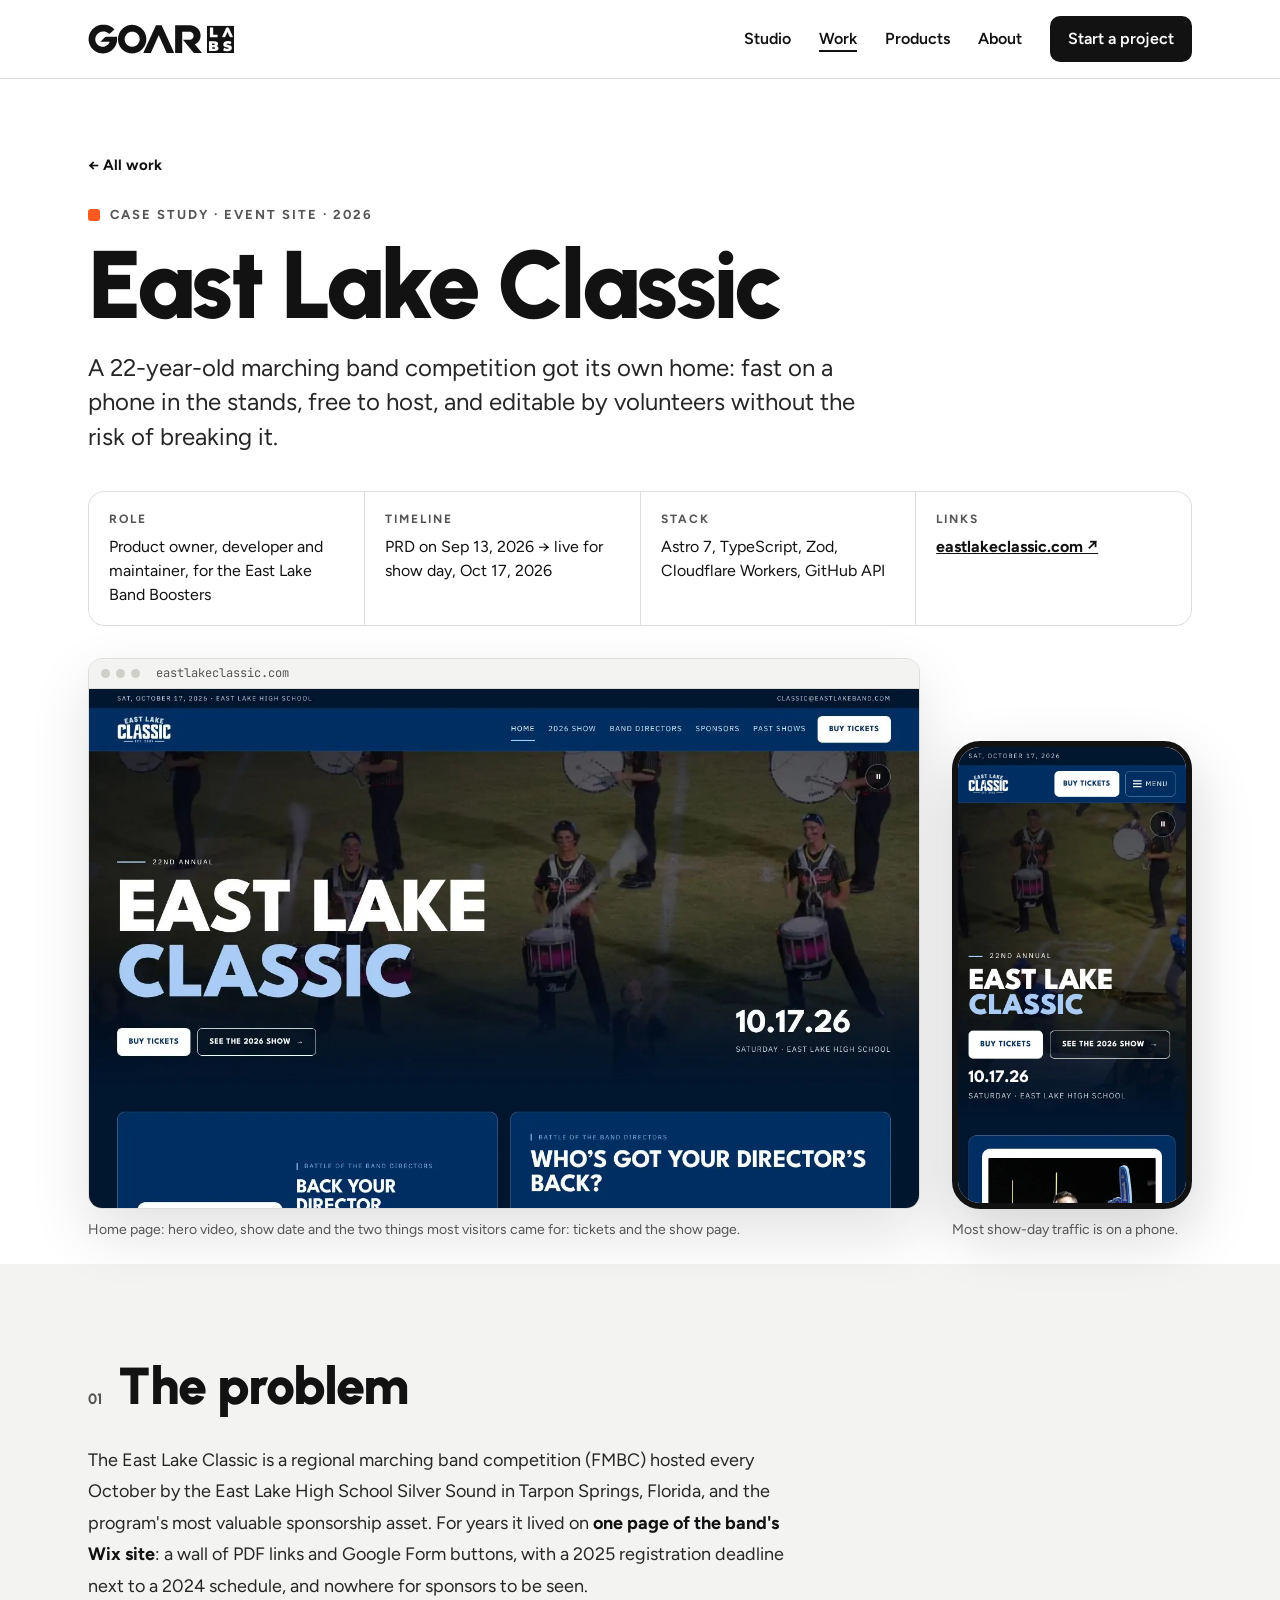
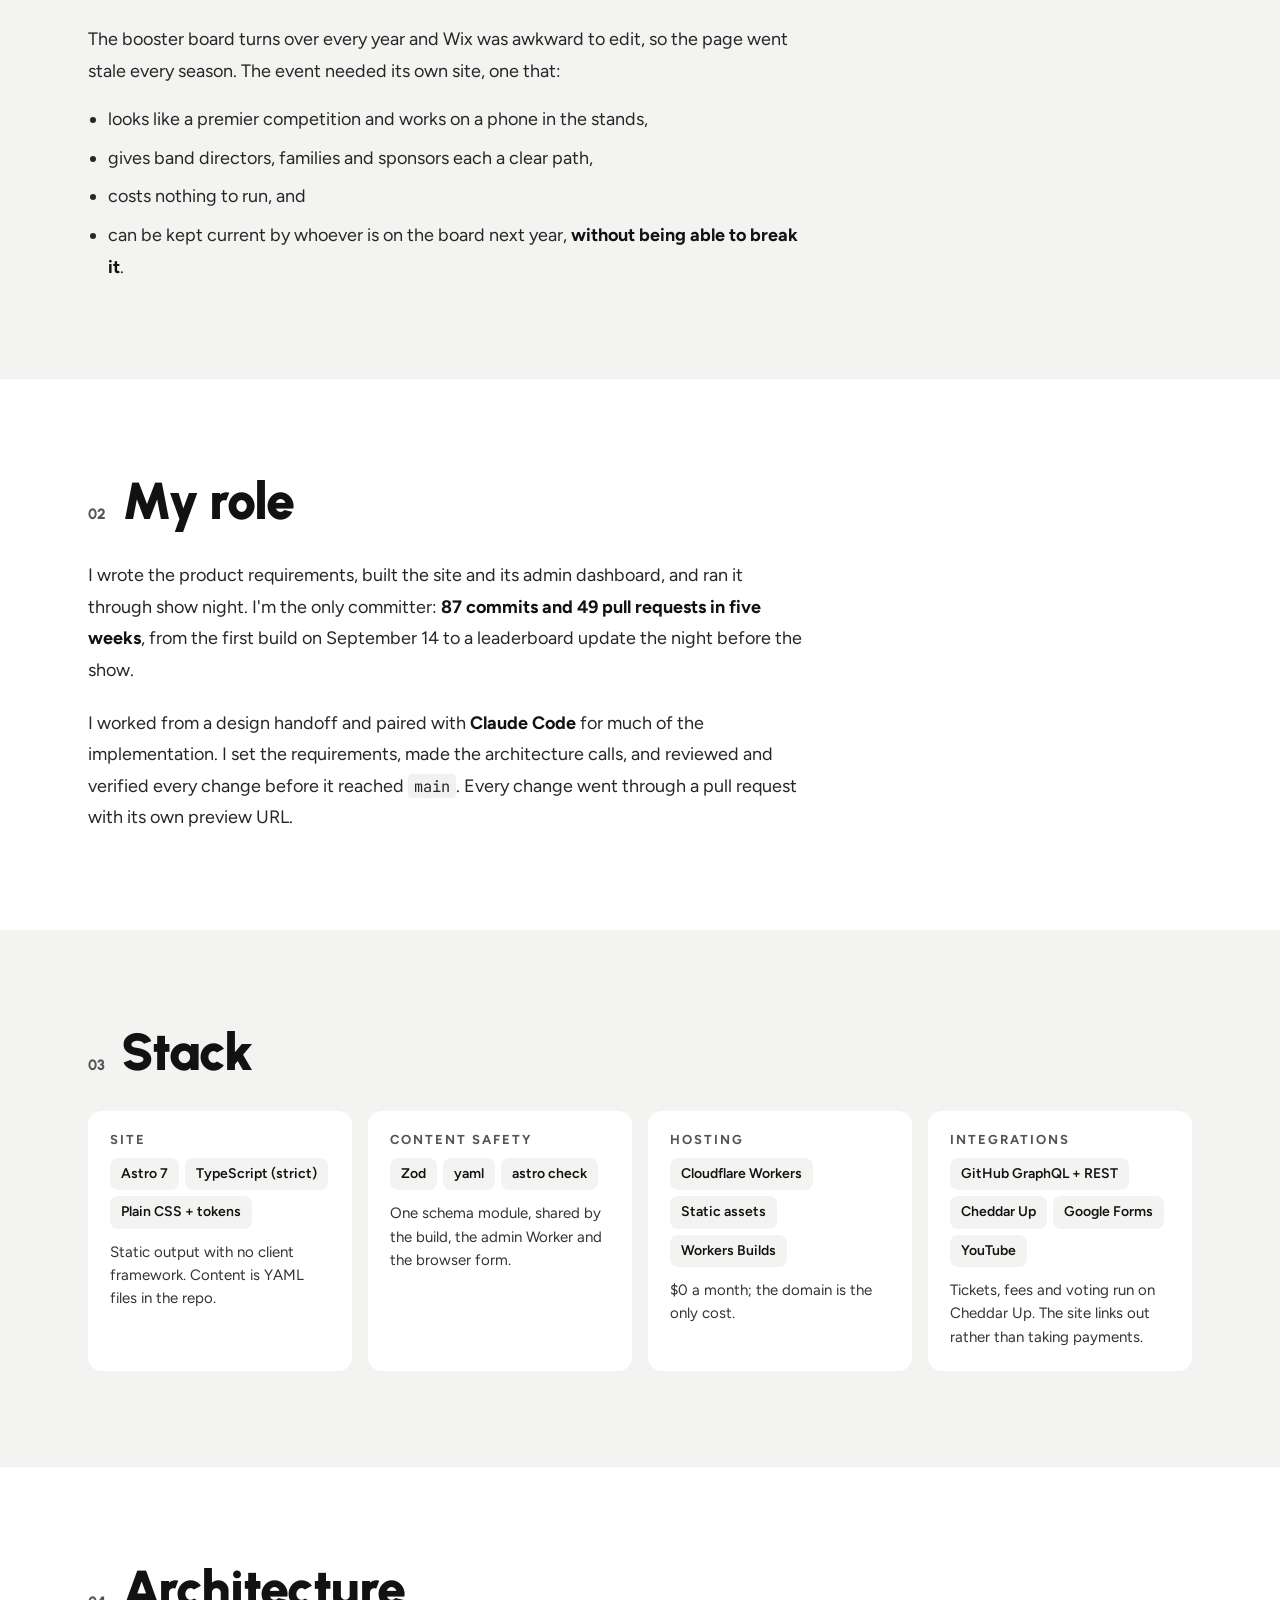
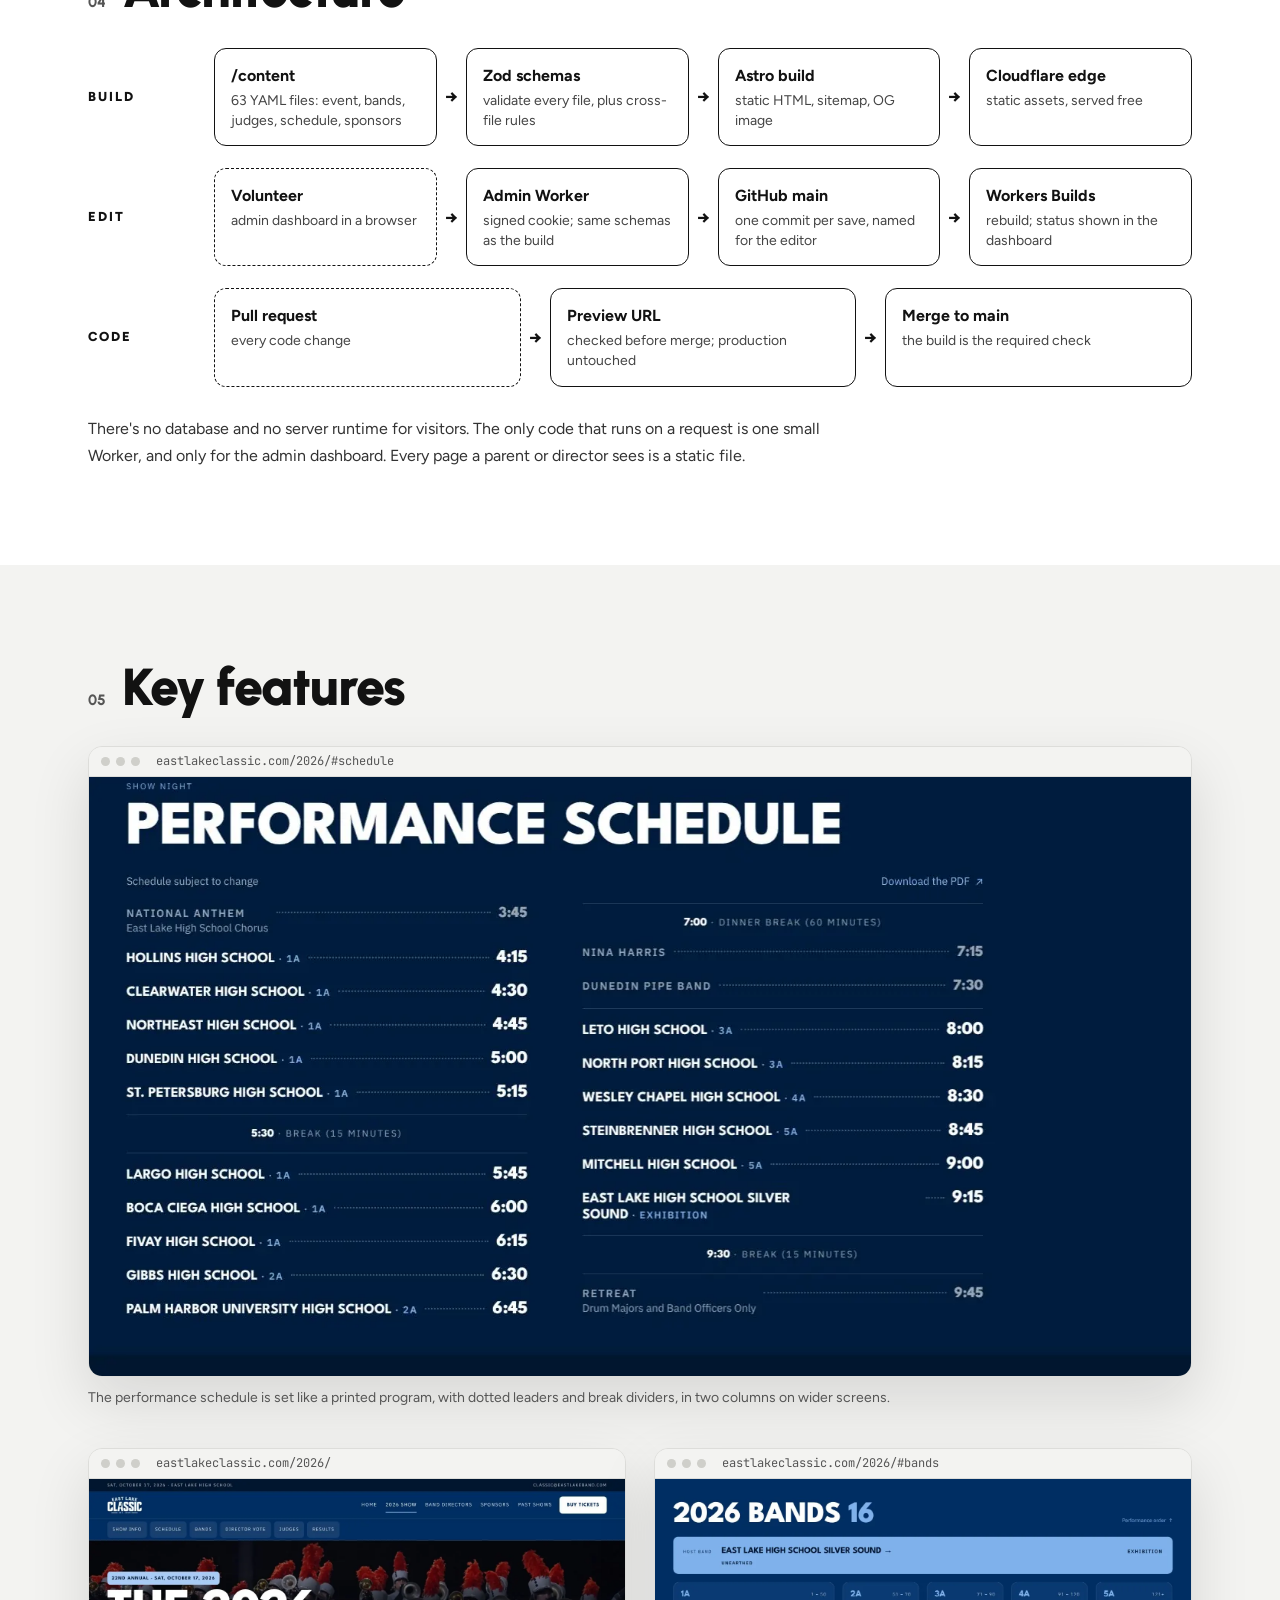
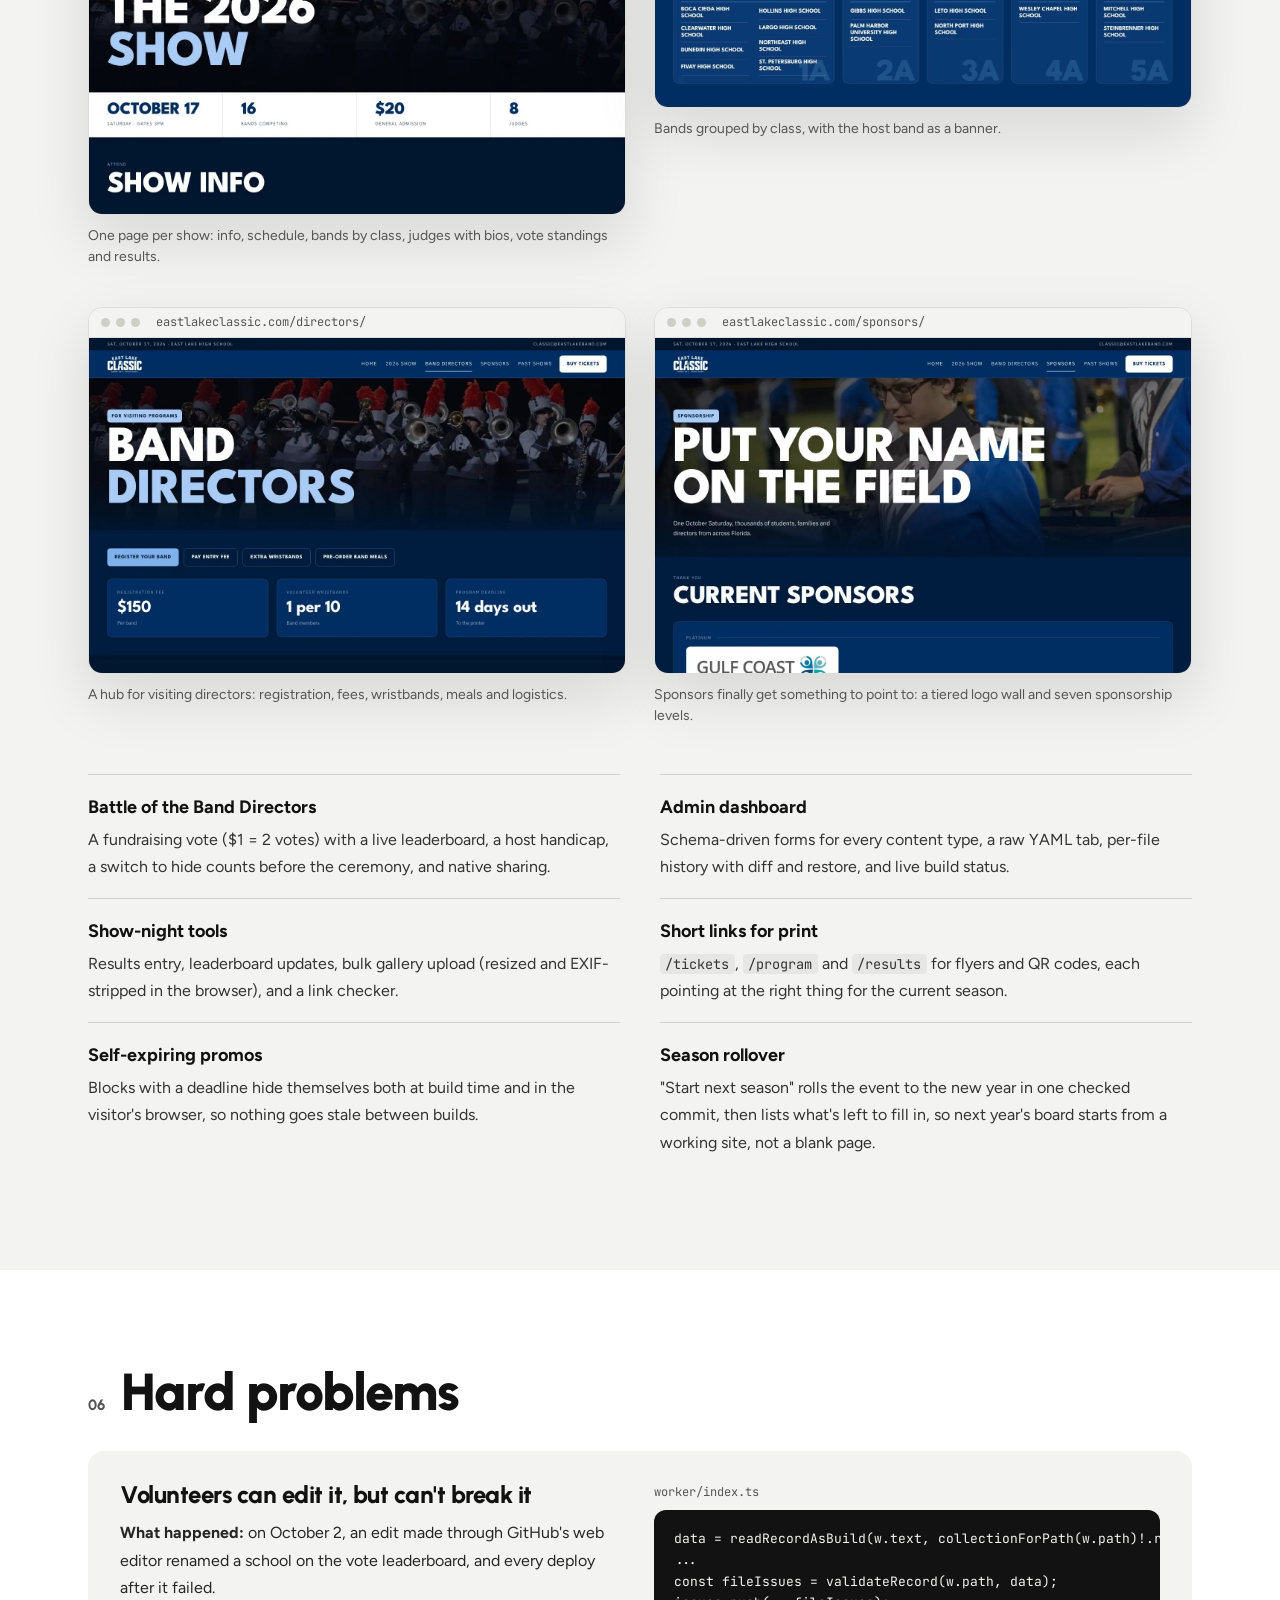
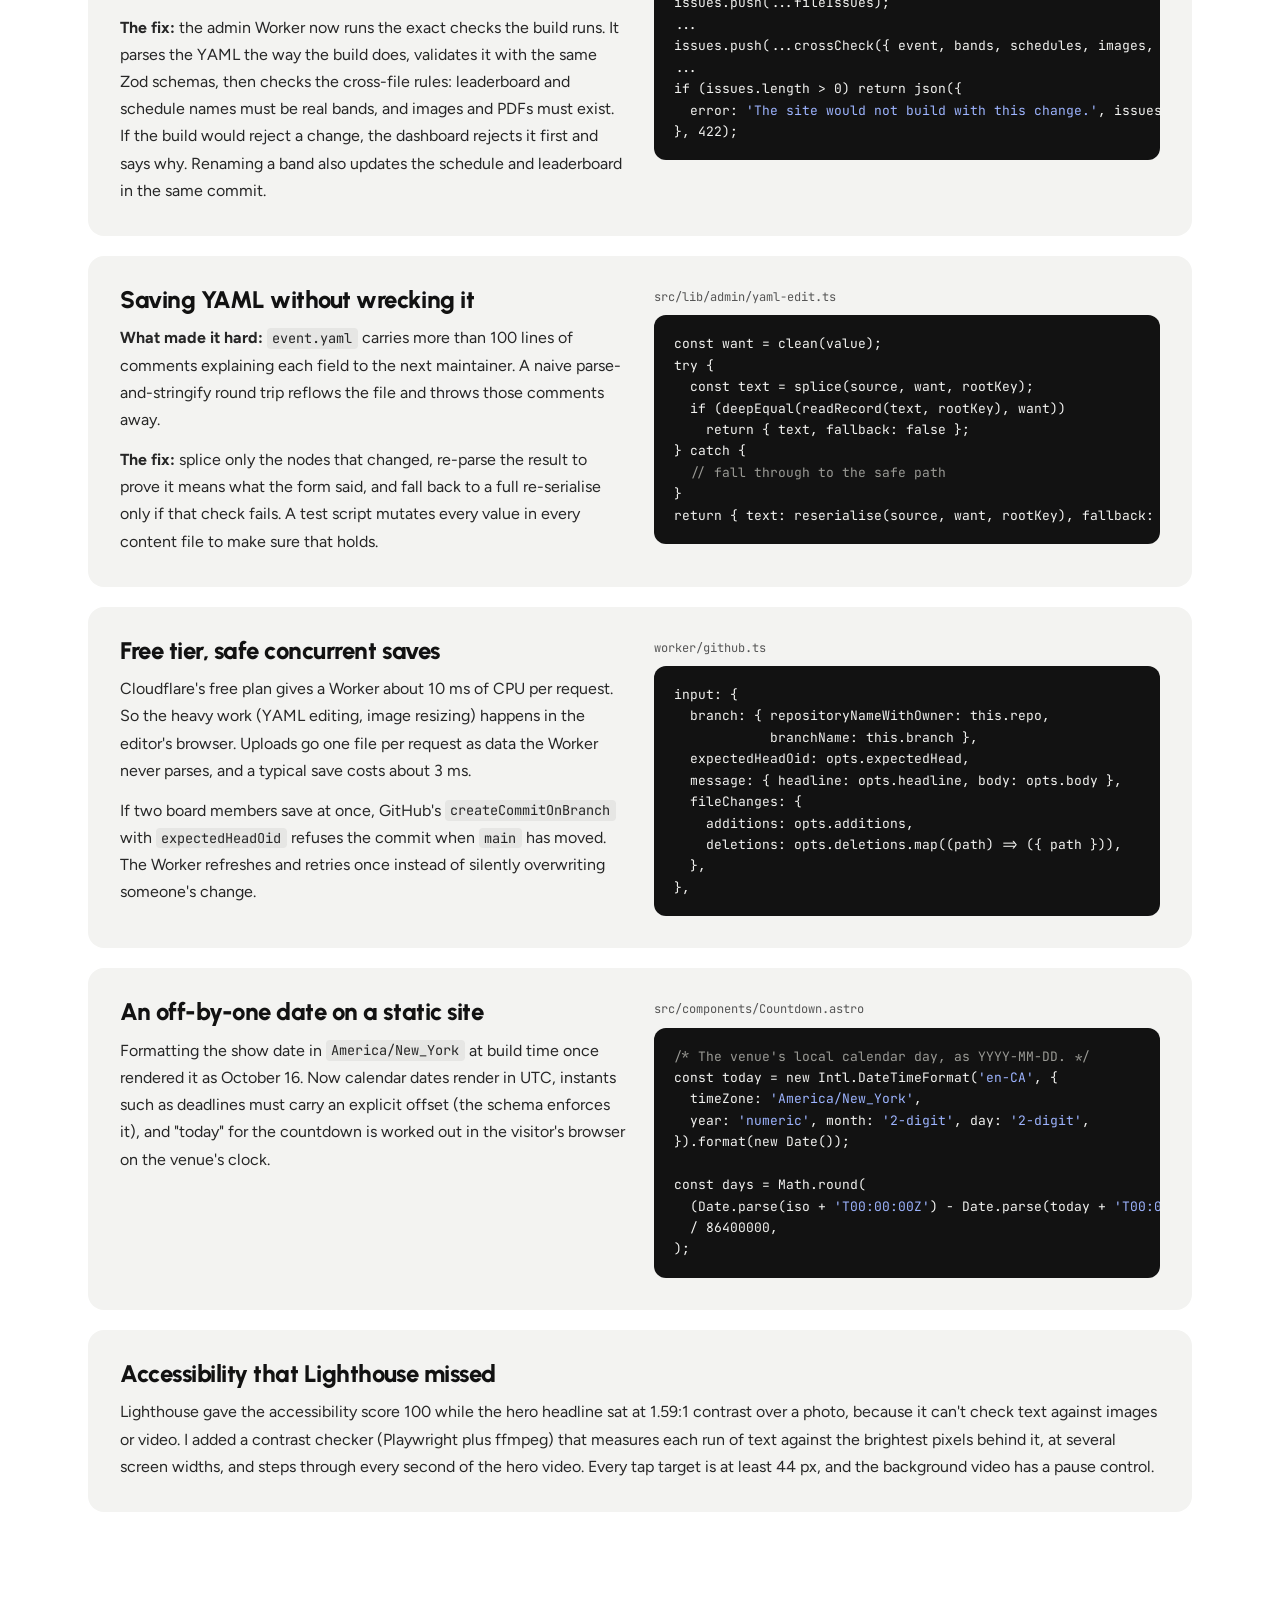
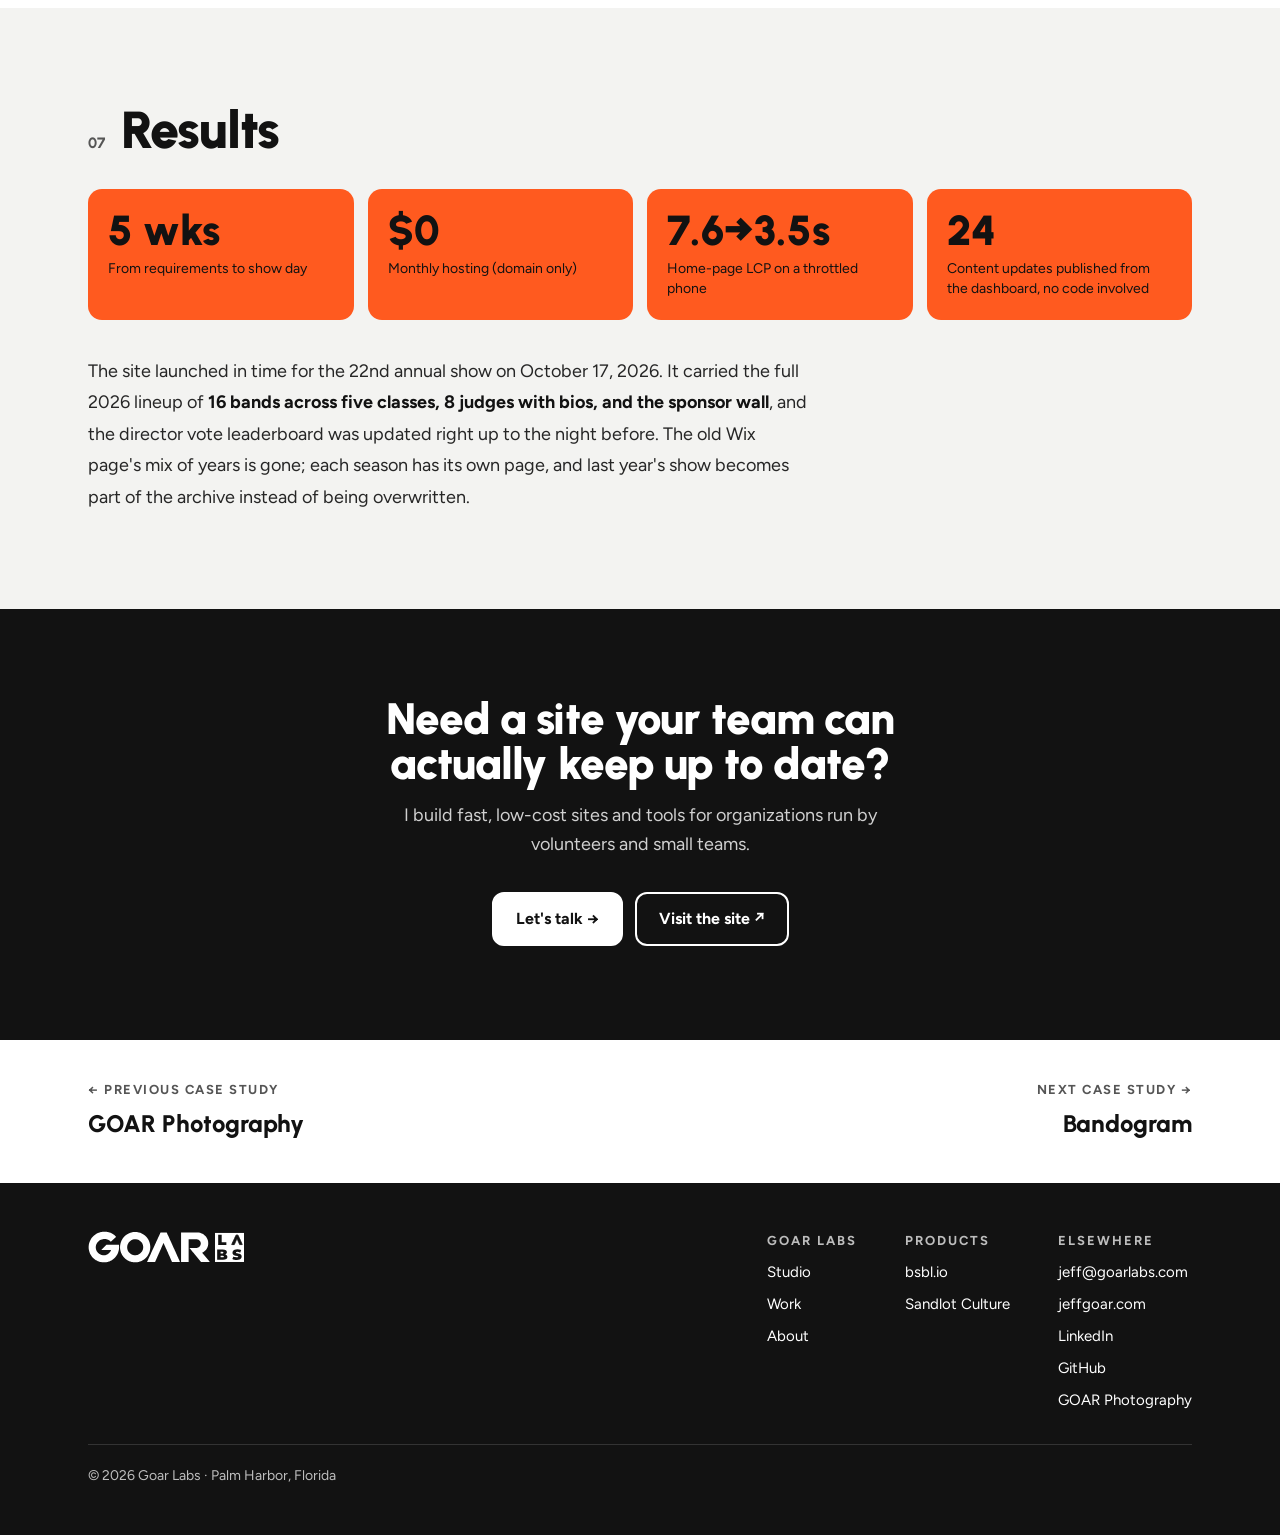
<file: work/east-lake-classic.html>
<!DOCTYPE html>
<html lang="en">
<head>
<meta charset="UTF-8">
<meta name="viewport" content="width=device-width, initial-scale=1">
<title>East Lake Classic: case study — Goar Labs</title>
<meta name="description" content="How Jeff Goar replaced a stale Wix page with a fast, zero-cost site for a 22-year-old marching band competition — and an admin dashboard volunteers can't break.">
<meta name="author" content="Jeff Goar">
<link rel="canonical" href="https://goarlabs.com/work/east-lake-classic">
<meta property="og:type" content="article">
<meta property="og:site_name" content="Goar Labs">
<meta property="og:url" content="https://goarlabs.com/work/east-lake-classic">
<meta property="og:title" content="East Lake Classic — case study">
<meta property="og:description" content="How Jeff Goar replaced a stale Wix page with a fast, zero-cost site for a 22-year-old marching band competition — and an admin dashboard volunteers can't break.">
<meta property="og:image" content="https://goarlabs.com/og-image.png">
<meta property="og:image:width" content="1200">
<meta property="og:image:height" content="630">
<meta name="twitter:card" content="summary_large_image">
<meta name="twitter:image" content="https://goarlabs.com/og-image.png">
<meta name="theme-color" content="#FFFFFF">
<link rel="icon" href="/assets/brand/goar-labs-favicon.svg" type="image/svg+xml">
<link rel="icon" href="/assets/brand/favicon-32.png" sizes="32x32" type="image/png">
<link rel="apple-touch-icon" href="/assets/brand/apple-touch-icon.png">
<link rel="preconnect" href="https://fonts.googleapis.com">
<link rel="preconnect" href="https://fonts.gstatic.com" crossorigin>
<link rel="stylesheet" href="https://fonts.googleapis.com/css2?family=Urbanist:wght@700;800;900&family=Figtree:wght@400;500;600;700&family=JetBrains+Mono:wght@400;500&display=swap">
<link rel="stylesheet" href="/assets/site.css">
<link rel="stylesheet" href="/work/case-study.css">
<script src="/assets/site.js" defer></script>
</head>
<body>
<a class="skip-link" href="#main">Skip to content</a>
<header class="site-header"><div class="wrap">
  <a class="brand" href="/" aria-label="Goar Labs home"><img src="/assets/brand/goar-labs-logo.svg" alt="Goar Labs" width="148" height="30"></a>
  <button class="nav-toggle" type="button" aria-expanded="false" aria-controls="site-nav" hidden><span class="nav-toggle-label">Menu</span><span class="nav-toggle-icon" aria-hidden="true"></span></button>
  <nav class="site-nav" id="site-nav" aria-label="Main"><a href="/studio/">Studio</a><a href="/#work" aria-current="page">Work</a><a href="/#products">Products</a><a href="/about">About</a><a class="nav-cta" href="/#contact">Start a project</a></nav>
</div></header>
<main id="main" class="cs" style="--accent: #FF5A1F; --on-accent: #121212">
<header class="cs-header">
  <a href="/#work" class="cs-back">&larr; All work</a>
  <div class="cs-eyebrow">Case study &middot; Event site &middot; 2026</div>
  <h1 class="cs-title">East Lake <span>Classic</span></h1>
  <p class="cs-lede">A 22-year-old marching band competition got its own home: fast on a phone in the stands, free to host, and editable by volunteers without the risk of breaking it.</p>
  <dl class="cs-meta">
    <div><dt>Role</dt><dd>Product owner, developer and maintainer, for the East Lake Band Boosters</dd></div>
    <div><dt>Timeline</dt><dd>PRD on Sep 13, 2026 &rarr; live for show day, Oct 17, 2026</dd></div>
    <div><dt>Stack</dt><dd>Astro 7, TypeScript, Zod, Cloudflare Workers, GitHub API</dd></div>
    <div><dt>Links</dt><dd><a href="https://eastlakeclassic.com" target="_blank" rel="noopener">eastlakeclassic.com &nearr;</a></dd></div>
  </dl>
</header>

<div class="cs-hero-shot">
  <figure>
    <div class="shot"><div class="shot-bar"><i></i><i></i><i></i><span>eastlakeclassic.com</span></div><img src="/assets/work/east-lake-classic/home.webp" width="1440" height="900" alt="East Lake Classic home page: full-bleed marching band video behind the headline East Lake Classic, a date stamp of 10.17.26 and Buy tickets buttons" /></div>
    <figcaption>Home page: hero video, show date and the two things most visitors came for: tickets and the show page.</figcaption>
  </figure>
  <figure>
    <div class="phone"><img src="/assets/work/east-lake-classic/mobile.webp" width="780" height="1560" alt="The East Lake Classic home page on a phone, with Buy tickets pinned in the header" loading="lazy" /></div>
    <figcaption>Most show-day traffic is on a phone.</figcaption>
  </figure>
</div>

<!-- 01 PROBLEM -->
<section class="cs-band"><div class="cs-section">
  <div class="section-header"><span class="section-num">01</span><h2 class="section-title">The problem</h2><span class="section-line"></span></div>
  <div class="prose">
    <p>The East Lake Classic is a regional marching band competition (FMBC) hosted every October by the East Lake High School Silver Sound in Tarpon Springs, Florida, and the program's most valuable sponsorship asset. For years it lived on <strong>one page of the band's Wix site</strong>: a wall of PDF links and Google Form buttons, with a 2025 registration deadline next to a 2024 schedule, and nowhere for sponsors to be seen.</p>
    <p>The booster board turns over every year and Wix was awkward to edit, so the page went stale every season. The event needed its own site, one that:</p>
    <ul>
      <li>looks like a premier competition and works on a phone in the stands,</li>
      <li>gives band directors, families and sponsors each a clear path,</li>
      <li>costs nothing to run, and</li>
      <li>can be kept current by whoever is on the board next year, <strong>without being able to break it</strong>.</li>
    </ul>
  </div>
</div></section>

<!-- 02 ROLE -->
<section><div class="cs-section">
  <div class="section-header"><span class="section-num">02</span><h2 class="section-title">My role</h2><span class="section-line"></span></div>
  <div class="prose">
    <p>I wrote the product requirements, built the site and its admin dashboard, and ran it through show night. I'm the only committer: <strong>87 commits and 49 pull requests in five weeks</strong>, from the first build on September 14 to a leaderboard update the night before the show.</p>
    <p>I worked from a design handoff and paired with <strong>Claude Code</strong> for much of the implementation. I set the requirements, made the architecture calls, and reviewed and verified every change before it reached <code>main</code>. Every change went through a pull request with its own preview URL.</p>
  </div>
</div></section>

<!-- 03 STACK -->
<section class="cs-band"><div class="cs-section">
  <div class="section-header"><span class="section-num">03</span><h2 class="section-title">Stack</h2><span class="section-line"></span></div>
  <div class="stack-grid">
    <div class="stack-group"><h3>Site</h3><div class="chips"><span>Astro 7</span><span>TypeScript (strict)</span><span>Plain CSS + tokens</span></div><p>Static output with no client framework. Content is YAML files in the repo.</p></div>
    <div class="stack-group"><h3>Content safety</h3><div class="chips"><span>Zod</span><span>yaml</span><span>astro check</span></div><p>One schema module, shared by the build, the admin Worker and the browser form.</p></div>
    <div class="stack-group"><h3>Hosting</h3><div class="chips"><span>Cloudflare Workers</span><span>Static assets</span><span>Workers Builds</span></div><p>$0 a month; the domain is the only cost.</p></div>
    <div class="stack-group"><h3>Integrations</h3><div class="chips"><span>GitHub GraphQL + REST</span><span>Cheddar Up</span><span>Google Forms</span><span>YouTube</span></div><p>Tickets, fees and voting run on Cheddar Up. The site links out rather than taking payments.</p></div>
  </div>
</div></section>

<!-- 04 ARCHITECTURE -->
<section><div class="cs-section">
  <div class="section-header"><span class="section-num">04</span><h2 class="section-title">Architecture</h2><span class="section-line"></span></div>
  <div class="flow" role="img" aria-label="Architecture: YAML content is validated by Zod schemas and built by Astro into static pages on Cloudflare. Volunteers edit through an admin Worker that validates each change with the same schemas and commits it to GitHub, which triggers a rebuild. Code changes go through pull requests with preview URLs.">
    <div class="lane"><div class="lane-label">Build</div><div class="lane-steps">
      <div class="node"><b>/content</b><small>63 YAML files: event, bands, judges, schedule, sponsors</small></div><span class="arrow"></span>
      <div class="node"><b>Zod schemas</b><small>validate every file, plus cross-file rules</small></div><span class="arrow"></span>
      <div class="node"><b>Astro build</b><small>static HTML, sitemap, OG image</small></div><span class="arrow"></span>
      <div class="node"><b>Cloudflare edge</b><small>static assets, served free</small></div>
    </div></div>
    <div class="lane"><div class="lane-label">Edit</div><div class="lane-steps">
      <div class="node ext"><b>Volunteer</b><small>admin dashboard in a browser</small></div><span class="arrow"></span>
      <div class="node"><b>Admin Worker</b><small>signed cookie; same schemas as the build</small></div><span class="arrow"></span>
      <div class="node"><b>GitHub main</b><small>one commit per save, named for the editor</small></div><span class="arrow"></span>
      <div class="node"><b>Workers Builds</b><small>rebuild; status shown in the dashboard</small></div>
    </div></div>
    <div class="lane"><div class="lane-label">Code</div><div class="lane-steps">
      <div class="node ext"><b>Pull request</b><small>every code change</small></div><span class="arrow"></span>
      <div class="node"><b>Preview URL</b><small>checked before merge; production untouched</small></div><span class="arrow"></span>
      <div class="node"><b>Merge to main</b><small>the build is the required check</small></div>
    </div></div>
  </div>
  <p class="flow-note">There's no database and no server runtime for visitors. The only code that runs on a request is one small Worker, and only for the admin dashboard. Every page a parent or director sees is a static file.</p>
</div></section>

<!-- 05 FEATURES -->
<section class="cs-band"><div class="cs-section">
  <div class="section-header"><span class="section-num">05</span><h2 class="section-title">Key features</h2><span class="section-line"></span></div>
  <div class="feature-grid">
    <figure class="wide">
      <div class="shot"><div class="shot-bar"><i></i><i></i><i></i><span>eastlakeclassic.com/2026/#schedule</span></div><img src="/assets/work/east-lake-classic/schedule.webp" width="1440" height="783" alt="Performance schedule set like a printed program: band names with dotted leaders to performance times from 3:45 to 9:45 pm, with break dividers" loading="lazy" /></div>
      <figcaption>The performance schedule is set like a printed program, with dotted leaders and break dividers, in two columns on wider screens.</figcaption>
    </figure>
    <figure>
      <div class="shot"><div class="shot-bar"><i></i><i></i><i></i><span>eastlakeclassic.com/2026/</span></div><img src="/assets/work/east-lake-classic/show.webp" width="1440" height="900" alt="The 2026 show page with a scoreboard strip: October 17, 16 bands competing, $20 general admission, 8 judges" loading="lazy" /></div>
      <figcaption>One page per show: info, schedule, bands by class, judges with bios, vote standings and results.</figcaption>
    </figure>
    <figure>
      <div class="shot"><div class="shot-bar"><i></i><i></i><i></i><span>eastlakeclassic.com/2026/#bands</span></div><img src="/assets/work/east-lake-classic/bands.webp" width="1440" height="613" alt="2026 Bands: the host band as a banner, then 16 bands grouped into classes 1A through 5A" loading="lazy" /></div>
      <figcaption>Bands grouped by class, with the host band as a banner.</figcaption>
    </figure>
    <figure>
      <div class="shot"><div class="shot-bar"><i></i><i></i><i></i><span>eastlakeclassic.com/directors/</span></div><img src="/assets/work/east-lake-classic/directors.webp" width="1440" height="900" alt="Band directors page with buttons to register, pay the entry fee, buy wristbands and pre-order meals, and cards for fee and deadlines" loading="lazy" /></div>
      <figcaption>A hub for visiting directors: registration, fees, wristbands, meals and logistics.</figcaption>
    </figure>
    <figure>
      <div class="shot"><div class="shot-bar"><i></i><i></i><i></i><span>eastlakeclassic.com/sponsors/</span></div><img src="/assets/work/east-lake-classic/sponsors.webp" width="1440" height="900" alt="Sponsors page headed Put your name on the field, with a tiered logo wall" loading="lazy" /></div>
      <figcaption>Sponsors finally get something to point to: a tiered logo wall and seven sponsorship levels.</figcaption>
    </figure>
  </div>
  <ul class="feature-list">
    <li><b>Battle of the Band Directors</b><span>A fundraising vote ($1 = 2 votes) with a live leaderboard, a host handicap, a switch to hide counts before the ceremony, and native sharing.</span></li>
    <li><b>Admin dashboard</b><span>Schema-driven forms for every content type, a raw YAML tab, per-file history with diff and restore, and live build status.</span></li>
    <li><b>Show-night tools</b><span>Results entry, leaderboard updates, bulk gallery upload (resized and EXIF-stripped in the browser), and a link checker.</span></li>
    <li><b>Short links for print</b><span><code>/tickets</code>, <code>/program</code> and <code>/results</code> for flyers and QR codes, each pointing at the right thing for the current season.</span></li>
    <li><b>Self-expiring promos</b><span>Blocks with a deadline hide themselves both at build time and in the visitor's browser, so nothing goes stale between builds.</span></li>
    <li><b>Season rollover</b><span>"Start next season" rolls the event to the new year in one checked commit, then lists what's left to fill in, so next year's board starts from a working site, not a blank page.</span></li>
  </ul>
</div></section>

<!-- 06 HARD PROBLEMS -->
<section><div class="cs-section">
  <div class="section-header"><span class="section-num">06</span><h2 class="section-title">Hard problems</h2><span class="section-line"></span></div>
  <div class="problems">
    <div class="card">
      <div>
        <h3>Volunteers can edit it, but can't break it</h3>
        <p><strong>What happened:</strong> on October 2, an edit made through GitHub's web editor renamed a school on the vote leaderboard, and every deploy after it failed.</p>
        <p><strong>The fix:</strong> the admin Worker now runs the exact checks the build runs. It parses the YAML the way the build does, validates it with the same Zod schemas, then checks the cross-file rules: leaderboard and schedule names must be real bands, and images and PDFs must exist. If the build would reject a change, the dashboard rejects it first and says why. Renaming a band also updates the schedule and leaderboard in the same commit.</p>
      </div>
      <div><span class="pre-label">worker/index.ts</span><pre><code>data = readRecordAsBuild(w.text, collectionForPath(w.path)!.rootKey);
...
const fileIssues = validateRecord(w.path, data);
issues.push(...fileIssues);
...
issues.push(...crossCheck({ event, bands, schedules, images, documents }));
...
if (issues.length &gt; 0) return json({
  error: <span class="s">'The site would not build with this change.'</span>, issues,
}, 422);</code></pre></div>
    </div>
    <div class="card">
      <div>
        <h3>Saving YAML without wrecking it</h3>
        <p><strong>What made it hard:</strong> <code>event.yaml</code> carries more than 100 lines of comments explaining each field to the next maintainer. A naive parse-and-stringify round trip reflows the file and throws those comments away.</p>
        <p><strong>The fix:</strong> splice only the nodes that changed, re-parse the result to prove it means what the form said, and fall back to a full re-serialise only if that check fails. A test script mutates every value in every content file to make sure that holds.</p>
      </div>
      <div><span class="pre-label">src/lib/admin/yaml-edit.ts</span><pre><code>const want = clean(value);
try {
  const text = splice(source, want, rootKey);
  if (deepEqual(readRecord(text, rootKey), want))
    return { text, fallback: false };
} catch {
  <span class="c">// fall through to the safe path</span>
}
return { text: reserialise(source, want, rootKey), fallback: true };</code></pre></div>
    </div>
    <div class="card">
      <div>
        <h3>Free tier, safe concurrent saves</h3>
        <p>Cloudflare's free plan gives a Worker about 10 ms of CPU per request. So the heavy work (YAML editing, image resizing) happens in the editor's browser. Uploads go one file per request as data the Worker never parses, and a typical save costs about 3 ms.</p>
        <p>If two board members save at once, GitHub's <code>createCommitOnBranch</code> with <code>expectedHeadOid</code> refuses the commit when <code>main</code> has moved. The Worker refreshes and retries once instead of silently overwriting someone's change.</p>
      </div>
      <div><span class="pre-label">worker/github.ts</span><pre><code>input: {
  branch: { repositoryNameWithOwner: this.repo,
            branchName: this.branch },
  expectedHeadOid: opts.expectedHead,
  message: { headline: opts.headline, body: opts.body },
  fileChanges: {
    additions: opts.additions,
    deletions: opts.deletions.map((path) =&gt; ({ path })),
  },
},</code></pre></div>
    </div>
    <div class="card">
      <div>
        <h3>An off-by-one date on a static site</h3>
        <p>Formatting the show date in <code>America/New_York</code> at build time once rendered it as October 16. Now calendar dates render in UTC, instants such as deadlines must carry an explicit offset (the schema enforces it), and "today" for the countdown is worked out in the visitor's browser on the venue's clock.</p>
      </div>
      <div><span class="pre-label">src/components/Countdown.astro</span><pre><code><span class="c">/* The venue's local calendar day, as YYYY-MM-DD. */</span>
const today = new Intl.DateTimeFormat(<span class="s">'en-CA'</span>, {
  timeZone: <span class="s">'America/New_York'</span>,
  year: <span class="s">'numeric'</span>, month: <span class="s">'2-digit'</span>, day: <span class="s">'2-digit'</span>,
}).format(new Date());

const days = Math.round(
  (Date.parse(iso + <span class="s">'T00:00:00Z'</span>) - Date.parse(today + <span class="s">'T00:00:00Z'</span>))
  / 86400000,
);</code></pre></div>
    </div>
    <div class="card text-only">
      <div>
        <h3>Accessibility that Lighthouse missed</h3>
        <p>Lighthouse gave the accessibility score 100 while the hero headline sat at 1.59:1 contrast over a photo, because it can't check text against images or video. I added a contrast checker (Playwright plus ffmpeg) that measures each run of text against the brightest pixels behind it, at several screen widths, and steps through every second of the hero video. Every tap target is at least 44 px, and the background video has a pause control.</p>
      </div>
    </div>
  </div>
</div></section>

<!-- 07 RESULTS -->
<section class="cs-band"><div class="cs-section">
  <div class="section-header"><span class="section-num">07</span><h2 class="section-title">Results</h2><span class="section-line"></span></div>
  <div class="stats">
    <div class="stat"><div class="stat-num">5 wks</div><div class="stat-label">From requirements to show day</div></div>
    <div class="stat"><div class="stat-num">$0</div><div class="stat-label">Monthly hosting (domain only)</div></div>
    <div class="stat"><div class="stat-num">7.6&rarr;3.5s</div><div class="stat-label">Home-page LCP on a throttled phone</div></div>
    <div class="stat"><div class="stat-num">24</div><div class="stat-label">Content updates published from the dashboard, no code involved</div></div>
  </div>
  <div class="prose">
    <p>The site launched in time for the 22nd annual show on October 17, 2026. It carried the full 2026 lineup of <strong>16 bands across five classes, 8 judges with bios, and the sponsor wall</strong>, and the director vote leaderboard was updated right up to the night before. The old Wix page's mix of years is gone; each season has its own page, and last year's show becomes part of the archive instead of being overwritten.</p>
    <!-- TODO(jeff): add real outcomes if you have them: show-day traffic from GA (peak day, % mobile, /tickets and /program QR visits), tickets sold or attendance, director-vote total, sponsors gained vs 2025, and any quote from a director, booster or sponsor you have permission to use. -->
  </div>
</div></section>

<section class="cs-cta">
  <h2>Need a site your team can actually keep up to date?</h2>
  <p>I build fast, low-cost sites and tools for organizations run by volunteers and small teams.</p>
  <a href="/#contact" class="btn btn-primary">Let's talk &rarr;</a><a href="https://eastlakeclassic.com" class="btn btn-ghost" target="_blank" rel="noopener">Visit the site &nearr;</a>
</section>

<div class="cs-next">
  <a href="/work/goar-photography"><small>&larr; Previous case study</small><b>GOAR Photography</b></a>
  <a href="/work/bandogram" style="text-align:right;"><small>Next case study &rarr;</small><b>Bandogram</b></a>
</div>
</main>

<footer class="site-footer"><div class="wrap">
  <a href="/" aria-label="Goar Labs home"><img src="/assets/brand/goar-labs-logo-white.svg" alt="Goar Labs" width="158" height="32"></a>
  <div class="footer-cols">
    <div><b>Goar Labs</b><a href="/studio/">Studio</a><a href="/#work">Work</a><a href="/about">About</a></div>
    <div><b>Products</b><a href="https://bsbl.io" target="_blank" rel="noopener">bsbl.io</a><span>Sandlot Culture</span></div>
    <div><b>Elsewhere</b><a href="mailto:jeff@goarlabs.com">jeff@goarlabs.com</a><a href="https://www.jeffgoar.com/" target="_blank" rel="noopener">jeffgoar.com</a><a href="https://www.linkedin.com/in/jeffgoar/" target="_blank" rel="noopener">LinkedIn</a><a href="https://github.com/JeffGoar" target="_blank" rel="noopener">GitHub</a><a href="https://goarphotography.com" target="_blank" rel="noopener">GOAR Photography</a></div>
  </div>
  <p class="footer-base">© 2026 Goar Labs · Palm Harbor, Florida</p>
</div></footer>
</body>
</html>
</file>
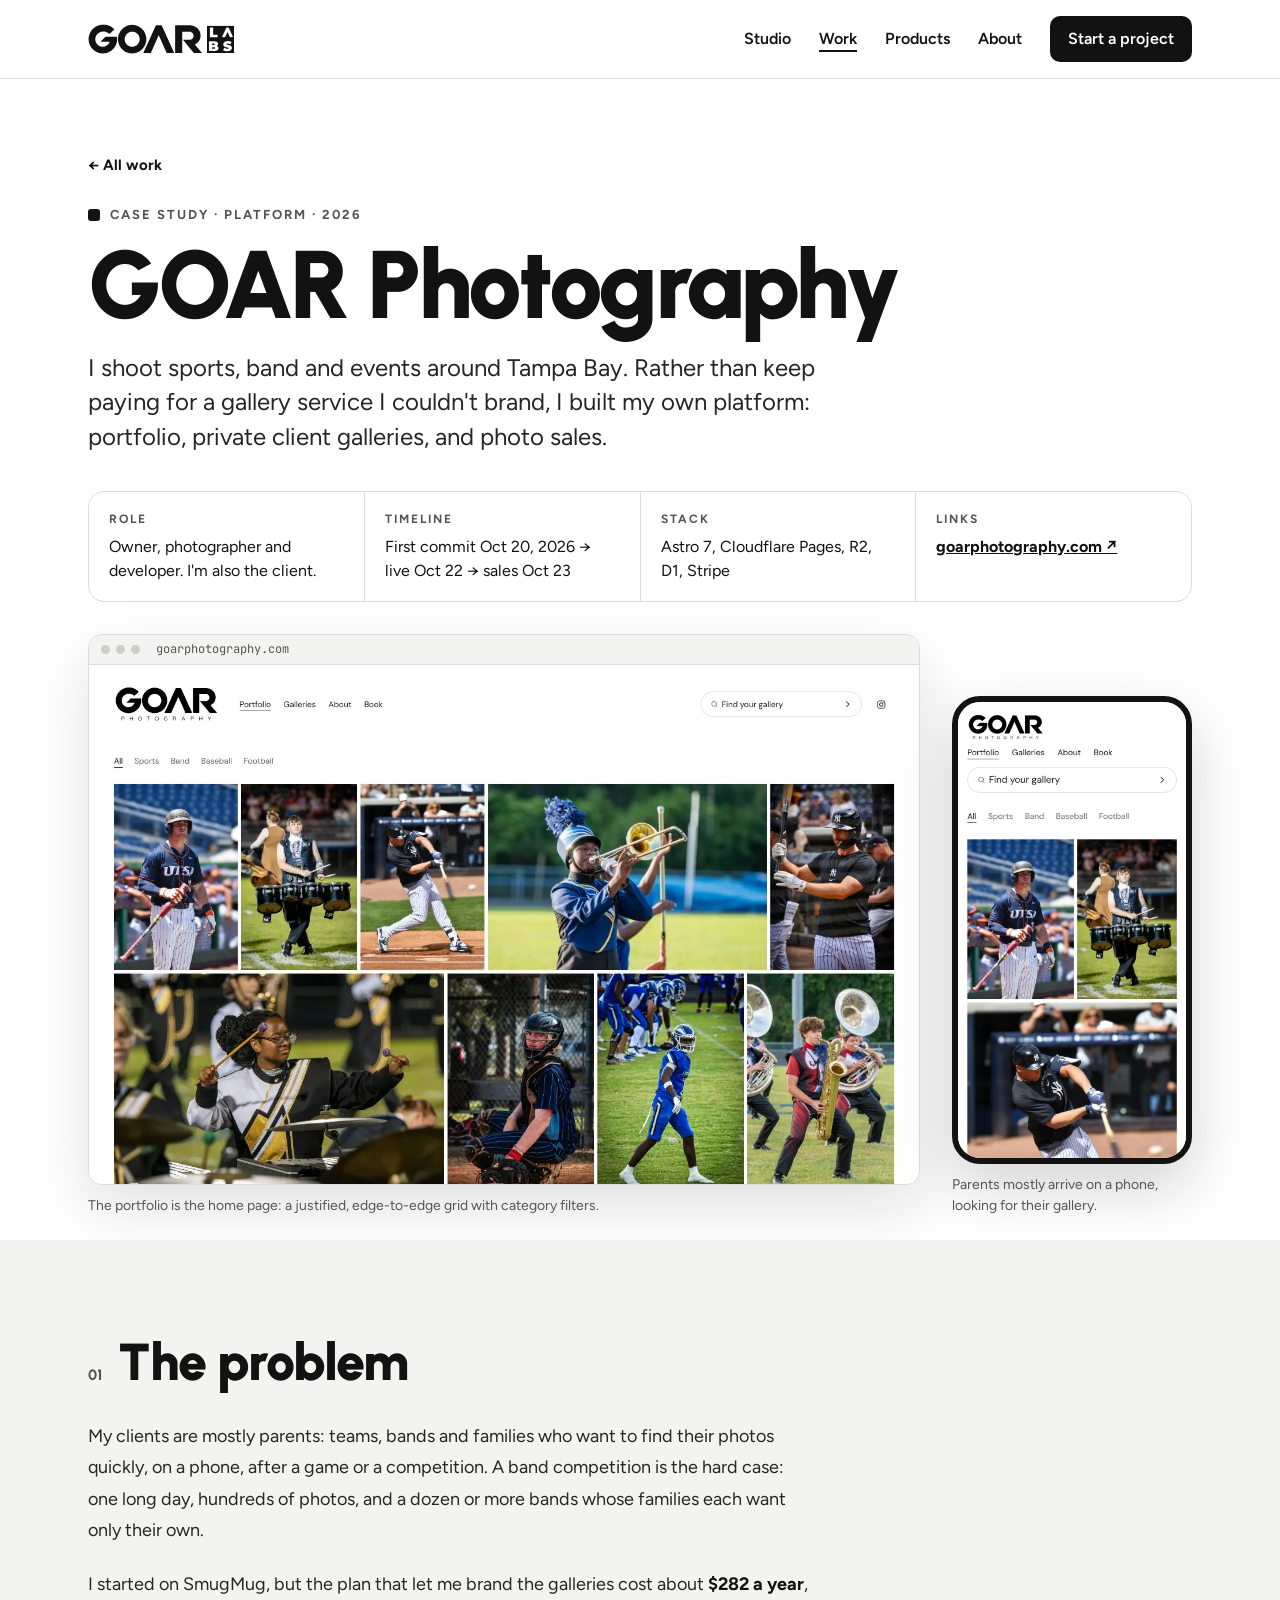
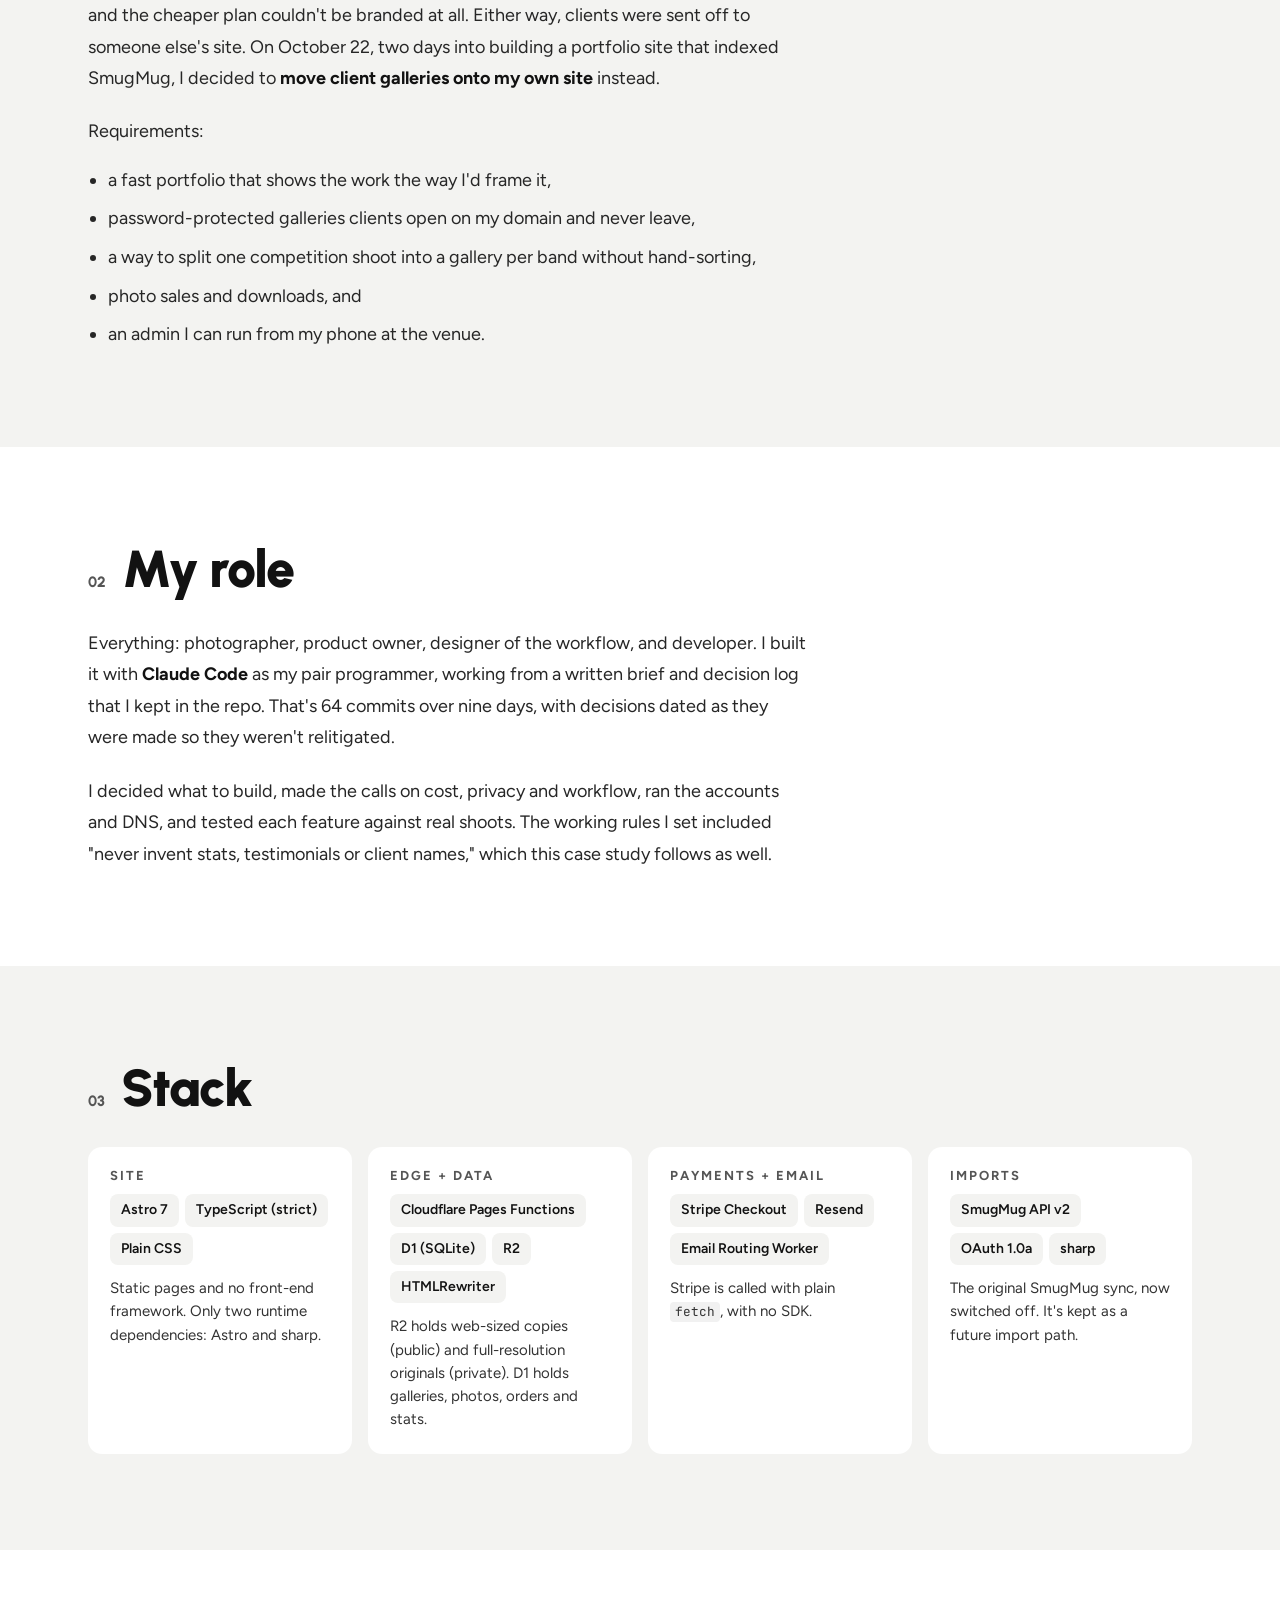
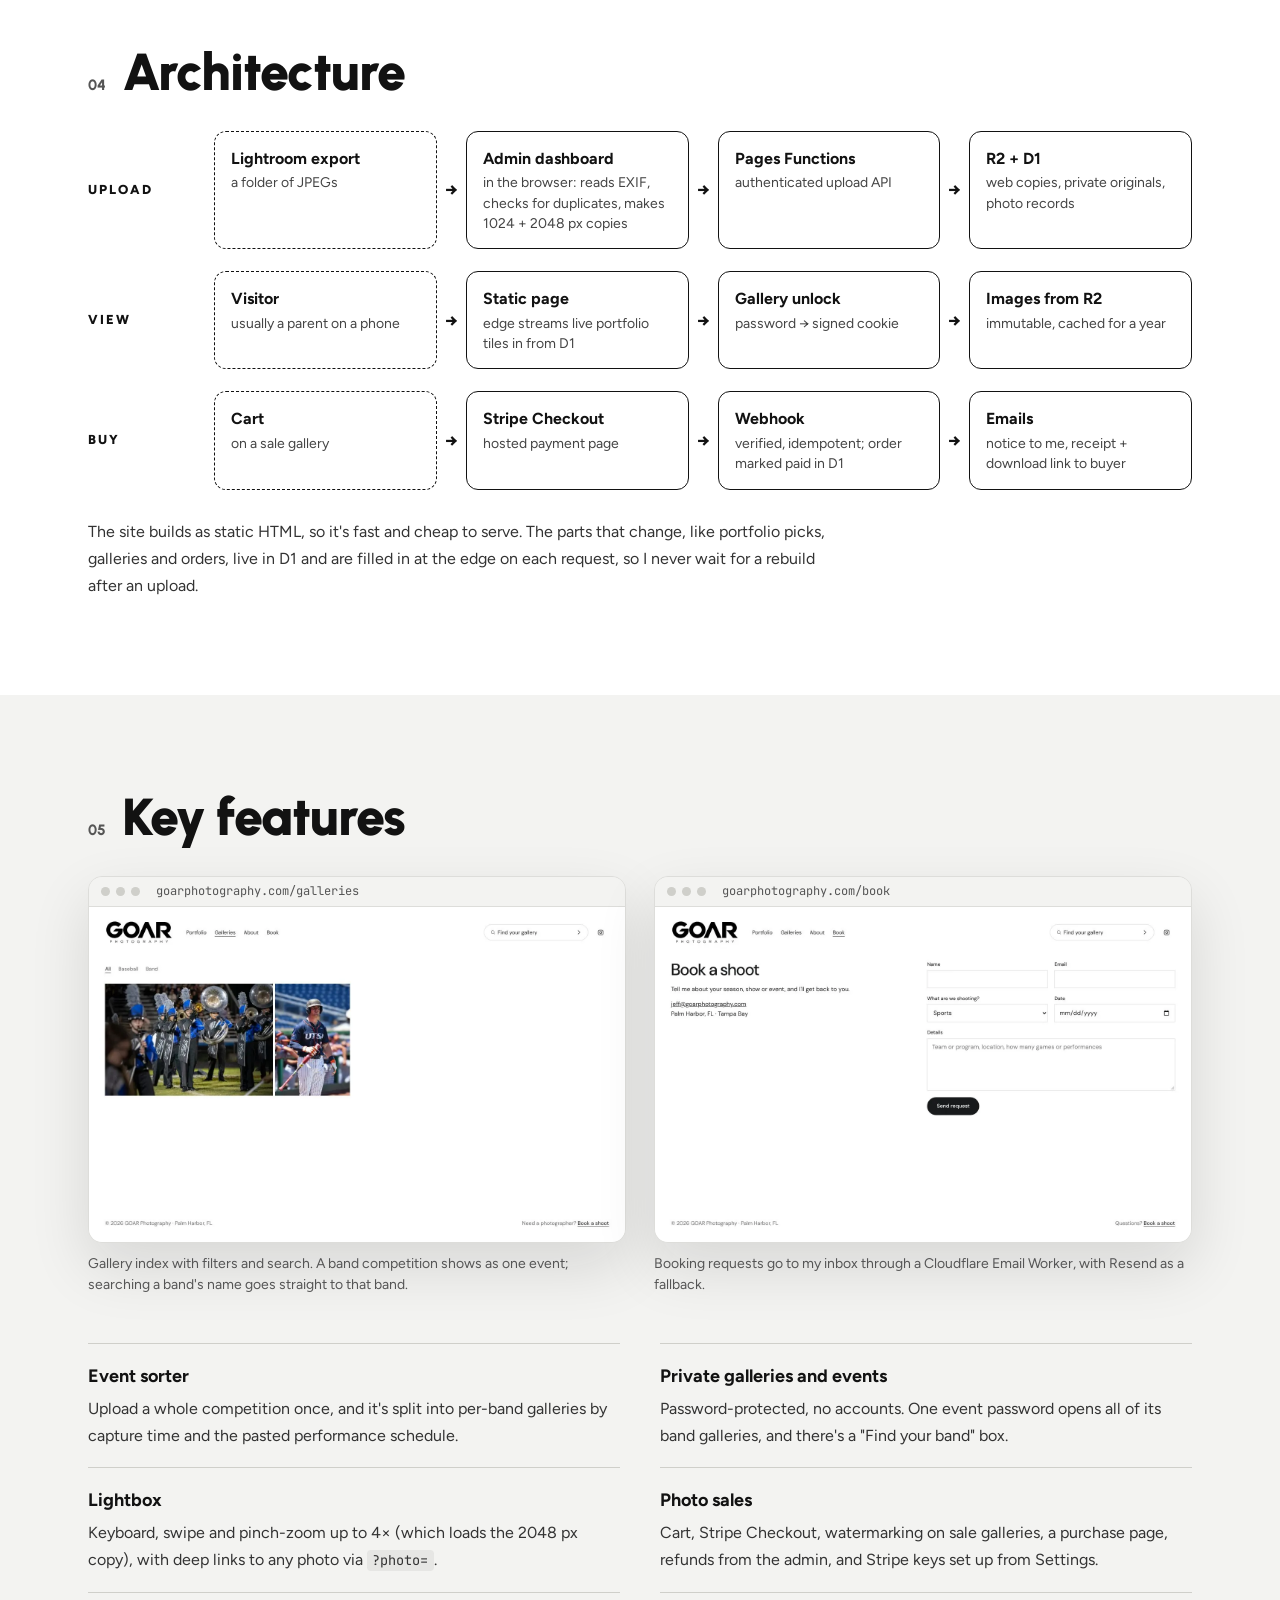
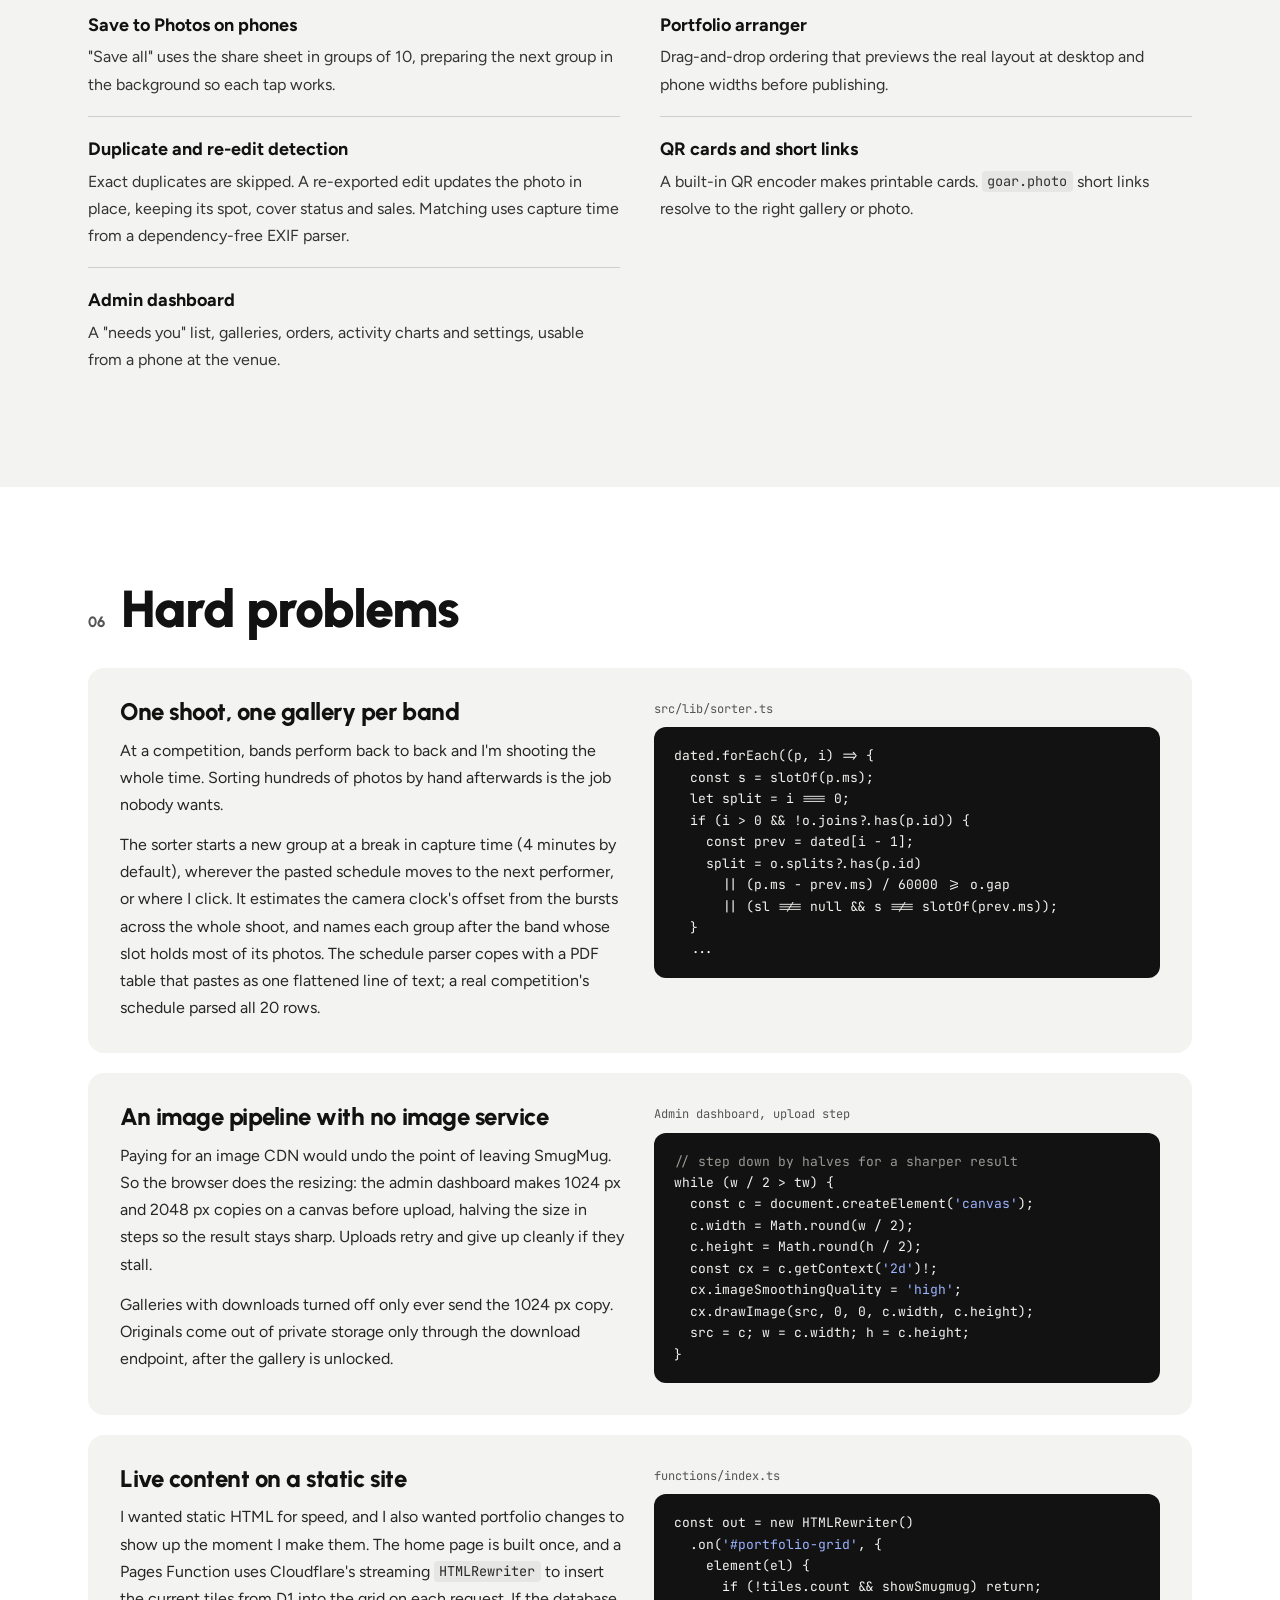
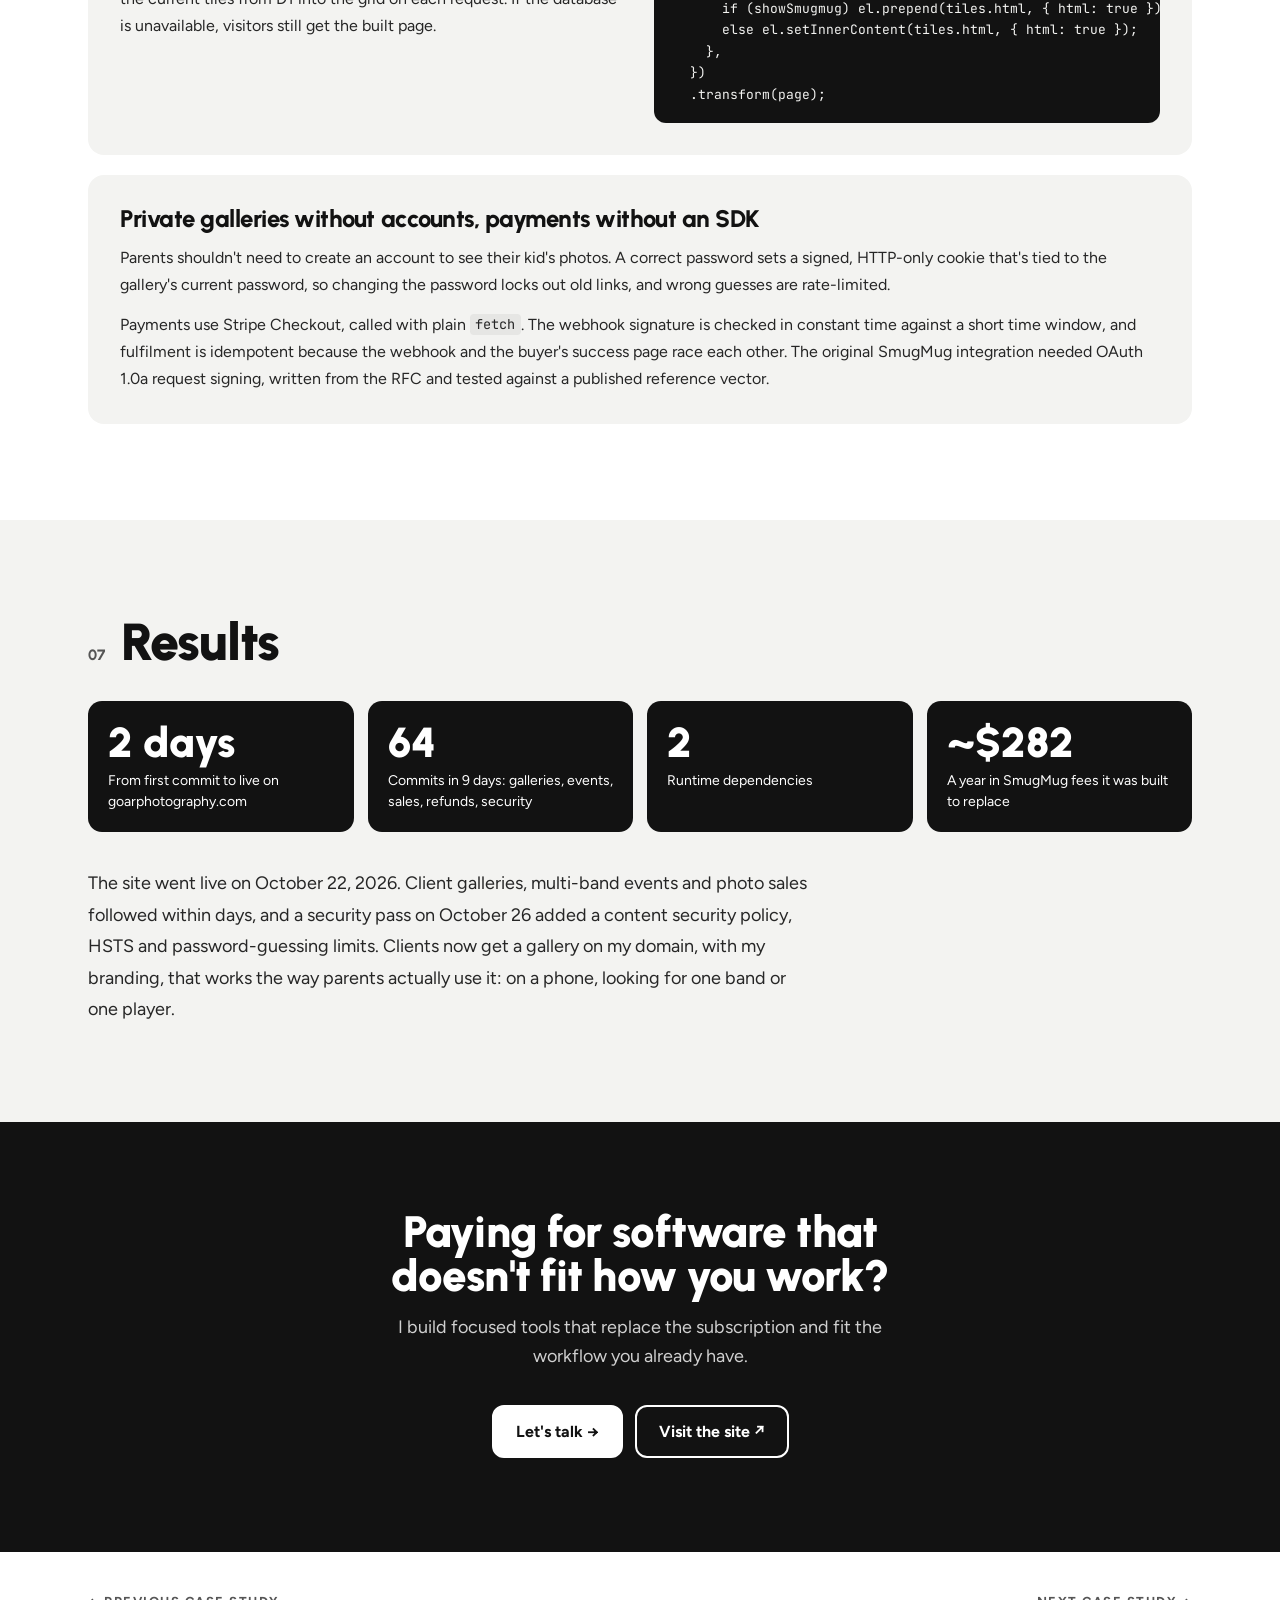
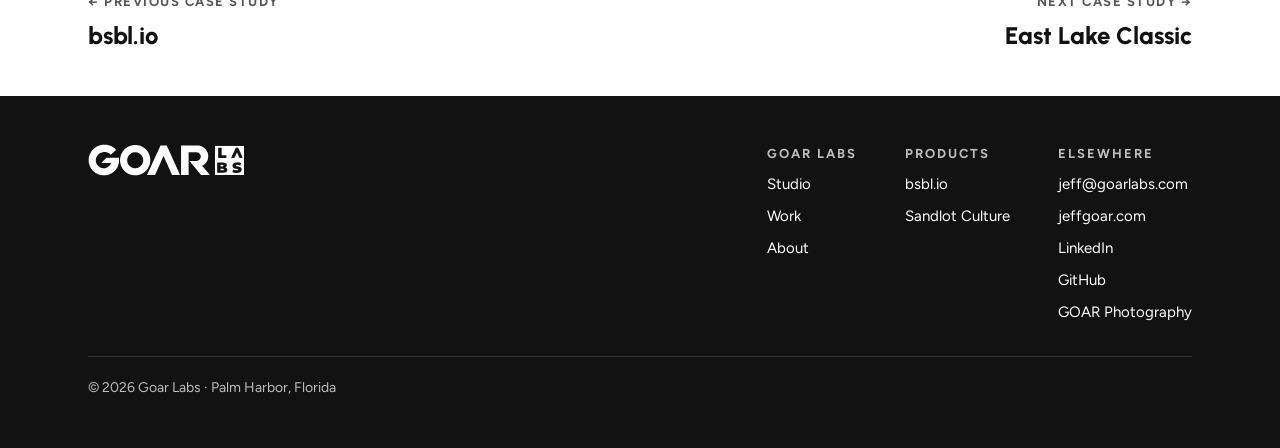
<file: work/goar-photography.html>
<!DOCTYPE html>
<html lang="en">
<head>
<meta charset="UTF-8">
<meta name="viewport" content="width=device-width, initial-scale=1">
<title>GOAR Photography: case study — Goar Labs</title>
<meta name="description" content="How Jeff Goar replaced SmugMug with his own photography platform: portfolio, password-protected client galleries, an event sorter for band competitions, and photo sales — on Cloudflare, in nine days.">
<meta name="author" content="Jeff Goar">
<link rel="canonical" href="https://goarlabs.com/work/goar-photography">
<meta property="og:type" content="article">
<meta property="og:site_name" content="Goar Labs">
<meta property="og:url" content="https://goarlabs.com/work/goar-photography">
<meta property="og:title" content="GOAR Photography — case study">
<meta property="og:description" content="How Jeff Goar replaced SmugMug with his own photography platform: portfolio, password-protected client galleries, an event sorter for band competitions, and photo sales — on Cloudflare, in nine days.">
<meta property="og:image" content="https://goarlabs.com/og-image.png">
<meta property="og:image:width" content="1200">
<meta property="og:image:height" content="630">
<meta name="twitter:card" content="summary_large_image">
<meta name="twitter:image" content="https://goarlabs.com/og-image.png">
<meta name="theme-color" content="#FFFFFF">
<link rel="icon" href="/assets/brand/goar-labs-favicon.svg" type="image/svg+xml">
<link rel="icon" href="/assets/brand/favicon-32.png" sizes="32x32" type="image/png">
<link rel="apple-touch-icon" href="/assets/brand/apple-touch-icon.png">
<link rel="preconnect" href="https://fonts.googleapis.com">
<link rel="preconnect" href="https://fonts.gstatic.com" crossorigin>
<link rel="stylesheet" href="https://fonts.googleapis.com/css2?family=Urbanist:wght@700;800;900&family=Figtree:wght@400;500;600;700&family=JetBrains+Mono:wght@400;500&display=swap">
<link rel="stylesheet" href="/assets/site.css">
<link rel="stylesheet" href="/work/case-study.css">
<script src="/assets/site.js" defer></script>
</head>
<body>
<a class="skip-link" href="#main">Skip to content</a>
<header class="site-header"><div class="wrap">
  <a class="brand" href="/" aria-label="Goar Labs home"><img src="/assets/brand/goar-labs-logo.svg" alt="Goar Labs" width="148" height="30"></a>
  <button class="nav-toggle" type="button" aria-expanded="false" aria-controls="site-nav" hidden><span class="nav-toggle-label">Menu</span><span class="nav-toggle-icon" aria-hidden="true"></span></button>
  <nav class="site-nav" id="site-nav" aria-label="Main"><a href="/studio/">Studio</a><a href="/#work" aria-current="page">Work</a><a href="/#products">Products</a><a href="/about">About</a><a class="nav-cta" href="/#contact">Start a project</a></nav>
</div></header>
<main id="main" class="cs" style="--accent: #121212; --on-accent: #FFFFFF">
<header class="cs-header">
  <a href="/#work" class="cs-back">&larr; All work</a>
  <div class="cs-eyebrow">Case study &middot; Platform &middot; 2026</div>
  <h1 class="cs-title">GOAR <span>Photography</span></h1>
  <p class="cs-lede">I shoot sports, band and events around Tampa Bay. Rather than keep paying for a gallery service I couldn't brand, I built my own platform: portfolio, private client galleries, and photo sales.</p>
  <dl class="cs-meta">
    <div><dt>Role</dt><dd>Owner, photographer and developer. I'm also the client.</dd></div>
    <div><dt>Timeline</dt><dd>First commit Oct 20, 2026 &rarr; live Oct 22 &rarr; sales Oct 23</dd></div>
    <div><dt>Stack</dt><dd>Astro 7, Cloudflare Pages, R2, D1, Stripe</dd></div>
    <div><dt>Links</dt><dd><a href="https://goarphotography.com" target="_blank" rel="noopener">goarphotography.com &nearr;</a></dd></div>
  </dl>
</header>

<div class="cs-hero-shot">
  <figure>
    <div class="shot"><div class="shot-bar"><i></i><i></i><i></i><span>goarphotography.com</span></div><img src="/assets/work/goar-photography/home.webp" width="1440" height="900" alt="GOAR Photography portfolio: an edge-to-edge justified grid of baseball, football and marching band photos, with category filters" /></div>
    <figcaption>The portfolio is the home page: a justified, edge-to-edge grid with category filters.</figcaption>
  </figure>
  <figure>
    <div class="phone"><img src="/assets/work/goar-photography/mobile.webp" width="780" height="1560" alt="The portfolio on a phone, with a Find your gallery search box above the photos" loading="lazy" /></div>
    <figcaption>Parents mostly arrive on a phone, looking for their gallery.</figcaption>
  </figure>
</div>

<!-- 01 PROBLEM -->
<section class="cs-band"><div class="cs-section">
  <div class="section-header"><span class="section-num">01</span><h2 class="section-title">The problem</h2><span class="section-line"></span></div>
  <div class="prose">
    <p>My clients are mostly parents: teams, bands and families who want to find their photos quickly, on a phone, after a game or a competition. A band competition is the hard case: one long day, hundreds of photos, and a dozen or more bands whose families each want only their own.</p>
    <p>I started on SmugMug, but the plan that let me brand the galleries cost about <strong>$282 a year</strong>, and the cheaper plan couldn't be branded at all. Either way, clients were sent off to someone else's site. On October 22, two days into building a portfolio site that indexed SmugMug, I decided to <strong>move client galleries onto my own site</strong> instead.</p>
    <p>Requirements:</p>
    <ul>
      <li>a fast portfolio that shows the work the way I'd frame it,</li>
      <li>password-protected galleries clients open on my domain and never leave,</li>
      <li>a way to split one competition shoot into a gallery per band without hand-sorting,</li>
      <li>photo sales and downloads, and</li>
      <li>an admin I can run from my phone at the venue.</li>
    </ul>
  </div>
</div></section>

<!-- 02 ROLE -->
<section><div class="cs-section">
  <div class="section-header"><span class="section-num">02</span><h2 class="section-title">My role</h2><span class="section-line"></span></div>
  <div class="prose">
    <p>Everything: photographer, product owner, designer of the workflow, and developer. I built it with <strong>Claude Code</strong> as my pair programmer, working from a written brief and decision log that I kept in the repo. That's 64 commits over nine days, with decisions dated as they were made so they weren't relitigated.</p>
    <p>I decided what to build, made the calls on cost, privacy and workflow, ran the accounts and DNS, and tested each feature against real shoots. The working rules I set included "never invent stats, testimonials or client names," which this case study follows as well.</p>
  </div>
</div></section>

<!-- 03 STACK -->
<section class="cs-band"><div class="cs-section">
  <div class="section-header"><span class="section-num">03</span><h2 class="section-title">Stack</h2><span class="section-line"></span></div>
  <div class="stack-grid">
    <div class="stack-group"><h3>Site</h3><div class="chips"><span>Astro 7</span><span>TypeScript (strict)</span><span>Plain CSS</span></div><p>Static pages and no front-end framework. Only two runtime dependencies: Astro and sharp.</p></div>
    <div class="stack-group"><h3>Edge + data</h3><div class="chips"><span>Cloudflare Pages Functions</span><span>D1 (SQLite)</span><span>R2</span><span>HTMLRewriter</span></div><p>R2 holds web-sized copies (public) and full-resolution originals (private). D1 holds galleries, photos, orders and stats.</p></div>
    <div class="stack-group"><h3>Payments + email</h3><div class="chips"><span>Stripe Checkout</span><span>Resend</span><span>Email Routing Worker</span></div><p>Stripe is called with plain <code>fetch</code>, with no SDK.</p></div>
    <div class="stack-group"><h3>Imports</h3><div class="chips"><span>SmugMug API v2</span><span>OAuth 1.0a</span><span>sharp</span></div><p>The original SmugMug sync, now switched off. It's kept as a future import path.</p></div>
  </div>
</div></section>

<!-- 04 ARCHITECTURE -->
<section><div class="cs-section">
  <div class="section-header"><span class="section-num">04</span><h2 class="section-title">Architecture</h2><span class="section-line"></span></div>
  <div class="flow" role="img" aria-label="Architecture: photos exported from Lightroom are dragged onto the admin page, resized in the browser and stored in R2 with their records in D1. Visitors get static pages that the edge fills from D1, unlock galleries with a signed cookie, and load images from R2. Purchases go through Stripe Checkout, and a webhook records the order and sends emails.">
    <div class="lane"><div class="lane-label">Upload</div><div class="lane-steps">
      <div class="node ext"><b>Lightroom export</b><small>a folder of JPEGs</small></div><span class="arrow"></span>
      <div class="node"><b>Admin dashboard</b><small>in the browser: reads EXIF, checks for duplicates, makes 1024 + 2048 px copies</small></div><span class="arrow"></span>
      <div class="node"><b>Pages Functions</b><small>authenticated upload API</small></div><span class="arrow"></span>
      <div class="node"><b>R2 + D1</b><small>web copies, private originals, photo records</small></div>
    </div></div>
    <div class="lane"><div class="lane-label">View</div><div class="lane-steps">
      <div class="node ext"><b>Visitor</b><small>usually a parent on a phone</small></div><span class="arrow"></span>
      <div class="node"><b>Static page</b><small>edge streams live portfolio tiles in from D1</small></div><span class="arrow"></span>
      <div class="node"><b>Gallery unlock</b><small>password &rarr; signed cookie</small></div><span class="arrow"></span>
      <div class="node"><b>Images from R2</b><small>immutable, cached for a year</small></div>
    </div></div>
    <div class="lane"><div class="lane-label">Buy</div><div class="lane-steps">
      <div class="node ext"><b>Cart</b><small>on a sale gallery</small></div><span class="arrow"></span>
      <div class="node"><b>Stripe Checkout</b><small>hosted payment page</small></div><span class="arrow"></span>
      <div class="node"><b>Webhook</b><small>verified, idempotent; order marked paid in D1</small></div><span class="arrow"></span>
      <div class="node"><b>Emails</b><small>notice to me, receipt + download link to buyer</small></div>
    </div></div>
  </div>
  <p class="flow-note">The site builds as static HTML, so it's fast and cheap to serve. The parts that change, like portfolio picks, galleries and orders, live in D1 and are filled in at the edge on each request, so I never wait for a rebuild after an upload.</p>
</div></section>

<!-- 05 FEATURES -->
<section class="cs-band"><div class="cs-section">
  <div class="section-header"><span class="section-num">05</span><h2 class="section-title">Key features</h2><span class="section-line"></span></div>
  <div class="feature-grid">
    <figure>
      <div class="shot"><div class="shot-bar"><i></i><i></i><i></i><span>goarphotography.com/galleries</span></div><img src="/assets/work/goar-photography/galleries.webp" width="1440" height="900" alt="Galleries index with category filters and cover photos for an event gallery and a baseball gallery" loading="lazy" /></div>
      <figcaption>Gallery index with filters and search. A band competition shows as one event; searching a band's name goes straight to that band.</figcaption>
    </figure>
    <figure>
      <div class="shot"><div class="shot-bar"><i></i><i></i><i></i><span>goarphotography.com/book</span></div><img src="/assets/work/goar-photography/book.webp" width="1440" height="900" alt="Book a shoot form with name, email, type of shoot, date and details" loading="lazy" /></div>
      <figcaption>Booking requests go to my inbox through a Cloudflare Email Worker, with Resend as a fallback.</figcaption>
    </figure>
  </div>
  <ul class="feature-list">
    <li><b>Event sorter</b><span>Upload a whole competition once, and it's split into per-band galleries by capture time and the pasted performance schedule.</span></li>
    <li><b>Private galleries and events</b><span>Password-protected, no accounts. One event password opens all of its band galleries, and there's a "Find your band" box.</span></li>
    <li><b>Lightbox</b><span>Keyboard, swipe and pinch-zoom up to 4&times; (which loads the 2048 px copy), with deep links to any photo via <code>?photo=</code>.</span></li>
    <li><b>Photo sales</b><span>Cart, Stripe Checkout, watermarking on sale galleries, a purchase page, refunds from the admin, and Stripe keys set up from Settings.</span></li>
    <li><b>Save to Photos on phones</b><span>"Save all" uses the share sheet in groups of 10, preparing the next group in the background so each tap works.</span></li>
    <li><b>Portfolio arranger</b><span>Drag-and-drop ordering that previews the real layout at desktop and phone widths before publishing.</span></li>
    <li><b>Duplicate and re-edit detection</b><span>Exact duplicates are skipped. A re-exported edit updates the photo in place, keeping its spot, cover status and sales. Matching uses capture time from a dependency-free EXIF parser.</span></li>
    <li><b>QR cards and short links</b><span>A built-in QR encoder makes printable cards. <code>goar.photo</code> short links resolve to the right gallery or photo.</span></li>
    <li><b>Admin dashboard</b><span>A "needs you" list, galleries, orders, activity charts and settings, usable from a phone at the venue.</span></li>
  </ul>
</div></section>

<!-- 06 HARD PROBLEMS -->
<section><div class="cs-section">
  <div class="section-header"><span class="section-num">06</span><h2 class="section-title">Hard problems</h2><span class="section-line"></span></div>
  <div class="problems">
    <div class="card">
      <div>
        <h3>One shoot, one gallery per band</h3>
        <p>At a competition, bands perform back to back and I'm shooting the whole time. Sorting hundreds of photos by hand afterwards is the job nobody wants.</p>
        <p>The sorter starts a new group at a break in capture time (4 minutes by default), wherever the pasted schedule moves to the next performer, or where I click. It estimates the camera clock's offset from the bursts across the whole shoot, and names each group after the band whose slot holds most of its photos. The schedule parser copes with a PDF table that pastes as one flattened line of text; a real competition's schedule parsed all 20 rows.</p>
      </div>
      <div><span class="pre-label">src/lib/sorter.ts</span><pre><code>dated.forEach((p, i) =&gt; {
  const s = slotOf(p.ms);
  let split = i === 0;
  if (i &gt; 0 &amp;&amp; !o.joins?.has(p.id)) {
    const prev = dated[i - 1];
    split = o.splits?.has(p.id)
      || (p.ms - prev.ms) / 60000 &gt;= o.gap
      || (sl !== null &amp;&amp; s !== slotOf(prev.ms));
  }
  ...</code></pre></div>
    </div>
    <div class="card">
      <div>
        <h3>An image pipeline with no image service</h3>
        <p>Paying for an image CDN would undo the point of leaving SmugMug. So the browser does the resizing: the admin dashboard makes 1024 px and 2048 px copies on a canvas before upload, halving the size in steps so the result stays sharp. Uploads retry and give up cleanly if they stall.</p>
        <p>Galleries with downloads turned off only ever send the 1024 px copy. Originals come out of private storage only through the download endpoint, after the gallery is unlocked.</p>
      </div>
      <div><span class="pre-label">Admin dashboard, upload step</span><pre><code><span class="c">// step down by halves for a sharper result</span>
while (w / 2 &gt; tw) {
  const c = document.createElement(<span class="s">'canvas'</span>);
  c.width = Math.round(w / 2);
  c.height = Math.round(h / 2);
  const cx = c.getContext(<span class="s">'2d'</span>)!;
  cx.imageSmoothingQuality = <span class="s">'high'</span>;
  cx.drawImage(src, 0, 0, c.width, c.height);
  src = c; w = c.width; h = c.height;
}</code></pre></div>
    </div>
    <div class="card">
      <div>
        <h3>Live content on a static site</h3>
        <p>I wanted static HTML for speed, and I also wanted portfolio changes to show up the moment I make them. The home page is built once, and a Pages Function uses Cloudflare's streaming <code>HTMLRewriter</code> to insert the current tiles from D1 into the grid on each request. If the database is unavailable, visitors still get the built page.</p>
      </div>
      <div><span class="pre-label">functions/index.ts</span><pre><code>const out = new HTMLRewriter()
  .on(<span class="s">'#portfolio-grid'</span>, {
    element(el) {
      if (!tiles.count &amp;&amp; showSmugmug) return;
      if (showSmugmug) el.prepend(tiles.html, { html: true });
      else el.setInnerContent(tiles.html, { html: true });
    },
  })
  .transform(page);</code></pre></div>
    </div>
    <div class="card text-only">
      <div>
        <h3>Private galleries without accounts, payments without an SDK</h3>
        <p>Parents shouldn't need to create an account to see their kid's photos. A correct password sets a signed, HTTP-only cookie that's tied to the gallery's current password, so changing the password locks out old links, and wrong guesses are rate-limited.</p>
        <p>Payments use Stripe Checkout, called with plain <code>fetch</code>. The webhook signature is checked in constant time against a short time window, and fulfilment is idempotent because the webhook and the buyer's success page race each other. The original SmugMug integration needed OAuth 1.0a request signing, written from the RFC and tested against a published reference vector.</p>
      </div>
    </div>
  </div>
</div></section>

<!-- 07 RESULTS -->
<section class="cs-band"><div class="cs-section">
  <div class="section-header"><span class="section-num">07</span><h2 class="section-title">Results</h2><span class="section-line"></span></div>
  <div class="stats">
    <div class="stat"><div class="stat-num">2 days</div><div class="stat-label">From first commit to live on goarphotography.com</div></div>
    <div class="stat"><div class="stat-num">64</div><div class="stat-label">Commits in 9 days: galleries, events, sales, refunds, security</div></div>
    <div class="stat"><div class="stat-num">2</div><div class="stat-label">Runtime dependencies</div></div>
    <div class="stat"><div class="stat-num">~$282</div><div class="stat-label">A year in SmugMug fees it was built to replace</div></div>
  </div>
  <div class="prose">
    <p>The site went live on October 22, 2026. Client galleries, multi-band events and photo sales followed within days, and a security pass on October 26 added a content security policy, HSTS and password-guessing limits. Clients now get a gallery on my domain, with my branding, that works the way parents actually use it: on a phone, looking for one band or one player.</p>
    <!-- TODO(jeff): add real numbers if you have them: galleries/events published, photos hosted, orders and revenue since Oct 23, booking requests via /book, current monthly cost (R2/D1/Stripe fees) vs SmugMug, and how the first band-competition sort went (time saved, accuracy). Also: a client quote you have permission to use. -->
  </div>
</div></section>

<section class="cs-cta">
  <h2>Paying for software that doesn't fit how you work?</h2>
  <p>I build focused tools that replace the subscription and fit the workflow you already have.</p>
  <a href="/#contact" class="btn btn-primary">Let's talk &rarr;</a><a href="https://goarphotography.com" class="btn btn-ghost" target="_blank" rel="noopener">Visit the site &nearr;</a>
</section>

<div class="cs-next">
  <a href="/work/bsbl-io"><small>&larr; Previous case study</small><b>bsbl.io</b></a>
  <a href="/work/east-lake-classic" style="text-align:right;"><small>Next case study &rarr;</small><b>East Lake Classic</b></a>
</div>
</main>

<footer class="site-footer"><div class="wrap">
  <a href="/" aria-label="Goar Labs home"><img src="/assets/brand/goar-labs-logo-white.svg" alt="Goar Labs" width="158" height="32"></a>
  <div class="footer-cols">
    <div><b>Goar Labs</b><a href="/studio/">Studio</a><a href="/#work">Work</a><a href="/about">About</a></div>
    <div><b>Products</b><a href="https://bsbl.io" target="_blank" rel="noopener">bsbl.io</a><span>Sandlot Culture</span></div>
    <div><b>Elsewhere</b><a href="mailto:jeff@goarlabs.com">jeff@goarlabs.com</a><a href="https://www.jeffgoar.com/" target="_blank" rel="noopener">jeffgoar.com</a><a href="https://www.linkedin.com/in/jeffgoar/" target="_blank" rel="noopener">LinkedIn</a><a href="https://github.com/JeffGoar" target="_blank" rel="noopener">GitHub</a><a href="https://goarphotography.com" target="_blank" rel="noopener">GOAR Photography</a></div>
  </div>
  <p class="footer-base">© 2026 Goar Labs · Palm Harbor, Florida</p>
</div></footer>
</body>
</html>
</file>
<file: assets/site.css>
/* Goar Labs site styles. One stylesheet for every page; case studies add work/case-study.css. */
:root {
  --ink: #121212; --paper: #FFFFFF; --panel: #F3F3F1; --line: #DDDDDA; --muted: #555555;
  --studio: #FF5A1F; --bsbl: #2F5BFF; --sandlot: #1F7A4D;
  --display: 'Urbanist', 'Helvetica Neue', Arial, sans-serif;
  --body: 'Figtree', 'Helvetica Neue', Arial, sans-serif;
  --mono: 'JetBrains Mono', ui-monospace, Menlo, monospace;
  --max: 1200px;
  --gutter: clamp(20px, 5vw, 48px);
}
*, *::before, *::after { box-sizing: border-box; }
html { scroll-behavior: smooth; -webkit-text-size-adjust: 100%; }
body { margin: 0; background: var(--paper); color: var(--ink); font-family: var(--body); font-size: 17px; line-height: 1.6; -webkit-font-smoothing: antialiased; }
img { max-width: 100%; height: auto; display: block; }
a { color: inherit; }
h1, h2, h3 { font-family: var(--display); font-weight: 800; line-height: 1.02; letter-spacing: -0.02em; margin: 0; text-wrap: balance; }
p { margin: 0; }
:focus-visible { outline: 3px solid var(--bsbl); outline-offset: 3px; border-radius: 4px; }
.skip-link { position: absolute; left: -9999px; top: 8px; background: var(--ink); color: var(--paper); padding: 10px 16px; z-index: 100; }
.skip-link:focus { left: 8px; }
.wrap { max-width: var(--max); margin: 0 auto; padding-inline: var(--gutter); }
.eyebrow { font-size: 13px; font-weight: 700; letter-spacing: 2px; text-transform: uppercase; color: var(--muted); }

/* Header */
.site-header { position: sticky; top: 0; z-index: 50; background: rgba(255,255,255,0.94); backdrop-filter: saturate(1.4) blur(10px); border-bottom: 1px solid var(--line); }
.site-header .wrap { display: flex; align-items: center; justify-content: space-between; gap: 16px 32px; flex-wrap: wrap; padding-block: 16px; }
.brand { display: inline-flex; flex-shrink: 0; }
.brand img { height: 30px; width: auto; }
.site-nav { display: flex; align-items: center; gap: 6px 28px; flex-wrap: wrap; }
.site-nav a { text-decoration: none; font-weight: 600; font-size: 16px; padding: 8px 0; }
.site-nav a:hover { color: var(--muted); }
.site-nav a[aria-current="page"] { text-decoration: underline; text-underline-offset: 6px; text-decoration-thickness: 2px; }
.site-nav .nav-cta { background: var(--ink); color: var(--paper); padding: 10px 18px; border-radius: 10px; }
.site-nav .nav-cta:hover { background: #333; color: var(--paper); }
.nav-toggle { display: none; }

/* Buttons */
.btn { display: inline-flex; align-items: center; justify-content: center; gap: 8px; min-height: 48px; padding: 12px 22px; border-radius: 12px; font-family: var(--body); font-size: 16px; font-weight: 700; text-decoration: none; border: 2px solid var(--ink); cursor: pointer; transition: background 0.2s, color 0.2s, transform 0.2s; }
.btn-primary { background: var(--ink); color: var(--paper); }
.btn-primary:hover { background: #333; border-color: #333; }
.btn-secondary { background: transparent; color: var(--ink); }
.btn-secondary:hover { background: var(--ink); color: var(--paper); }
.btn-row { display: flex; flex-wrap: wrap; gap: 12px; }

/* Sections */
.section { padding-block: clamp(64px, 9vw, 112px); }
.section-panel { background: var(--panel); }
.section-head { display: flex; justify-content: space-between; align-items: flex-end; gap: 24px; flex-wrap: wrap; margin-bottom: clamp(32px, 4vw, 48px); }
.section-head h2 { font-size: clamp(36px, 5vw, 56px); font-weight: 900; }
.section-head p { max-width: 520px; color: #333; font-size: 18px; }
.text-link { font-weight: 700; text-decoration: underline; text-underline-offset: 4px; }
.text-link:hover { color: var(--muted); }

/* Hero */
.hero { padding-block: clamp(56px, 8vw, 104px); }
.hero .wrap { display: grid; grid-template-columns: minmax(0, 1.25fr) minmax(0, 1fr); gap: clamp(32px, 5vw, 64px); align-items: center; }
.hero h1 { font-size: clamp(44px, 7vw, 84px); font-weight: 900; letter-spacing: -0.035em; line-height: 0.96; }
.hero-lede { font-size: clamp(18px, 2vw, 21px); color: #333; max-width: 560px; margin: 24px 0 32px; }
.hero-tiles { display: flex; flex-direction: column; gap: 12px; }

/* Venture tiles: one color per part of Goar Labs */
.tile { display: flex; flex-direction: column; justify-content: flex-end; gap: 2px; min-height: 112px; padding: 18px 24px; border-radius: 16px; text-decoration: none; transition: transform 0.25s; }
a.tile:hover { transform: translateX(4px); }
.tile b { font-family: var(--display); font-size: 28px; font-weight: 800; letter-spacing: -0.01em; line-height: 1.1; }
.tile span { font-size: 15px; font-weight: 600; }
.tile-studio { background: var(--studio); color: var(--ink); }
.tile-bsbl { background: var(--bsbl); color: var(--paper); }
.tile-sandlot { background: var(--sandlot); color: var(--paper); }
.tile-neutral { background: var(--panel); color: var(--ink); }
.tile-neutral span { color: var(--muted); }

/* Studio services */
.services { display: grid; grid-template-columns: repeat(3, minmax(0, 1fr)); gap: 20px; }
.service { background: var(--paper); border-radius: 16px; padding: 28px; display: flex; flex-direction: column; gap: 10px; }
.service h3 { font-size: 24px; }
.service p { color: #333; font-size: 16px; }
.service-mark { width: 40px; height: 40px; border-radius: 10px; background: var(--studio); display: flex; align-items: center; justify-content: center; margin-bottom: 6px; }
.service-mark svg { width: 22px; height: 22px; stroke: var(--ink); fill: none; stroke-width: 2; stroke-linecap: round; stroke-linejoin: round; }
.steps { display: grid; grid-template-columns: repeat(3, minmax(0, 1fr)); gap: 20px; margin-top: 40px; counter-reset: step; }
.step { border-top: 2px solid var(--ink); padding-top: 16px; }
.step h3 { font-size: 20px; margin-bottom: 6px; }
.step h3::before { counter-increment: step; content: counter(step) "  "; color: var(--muted); }
.step p { color: #333; font-size: 16px; }

/* Products and companies */
.ventures { display: grid; grid-template-columns: repeat(2, minmax(0, 1fr)); gap: 20px; }
.venture { border-radius: 20px; padding: clamp(28px, 4vw, 40px); display: flex; flex-direction: column; gap: 14px; min-height: 320px; }
.venture .eyebrow { color: inherit; opacity: 0.9; }
.venture h3 { font-size: clamp(34px, 4vw, 44px); font-weight: 900; }
.venture p { font-size: 17px; max-width: 460px; }
.venture .venture-links { margin-top: auto; display: flex; flex-wrap: wrap; gap: 12px 24px; }
.venture .venture-links a { font-weight: 700; text-decoration: underline; text-underline-offset: 4px; }
.venture-bsbl { background: var(--bsbl); color: var(--paper); }
.venture-sandlot { background: var(--sandlot); color: var(--paper); }

/* Work */
.work-grid { display: grid; grid-template-columns: repeat(2, minmax(0, 1fr)); gap: 24px; }
.work-card { display: flex; flex-direction: column; gap: 16px; text-decoration: none; }
.work-card.featured { grid-column: 1 / -1; display: grid; grid-template-columns: minmax(0, 1.35fr) minmax(0, 1fr); gap: clamp(24px, 4vw, 48px); align-items: center; }
.work-shot { border-radius: 16px; overflow: hidden; border: 1px solid var(--line); background: var(--panel); }
.work-shot img { width: 100%; aspect-ratio: 16 / 10; object-fit: cover; object-position: top; transition: transform 0.5s; }
.work-card:hover .work-shot img { transform: scale(1.02); }
.work-card h3 { font-size: clamp(26px, 3vw, 34px); }
.work-card p { color: #333; font-size: 16px; }
.work-meta { display: flex; align-items: center; gap: 10px; font-size: 13px; font-weight: 700; letter-spacing: 1.5px; text-transform: uppercase; color: var(--muted); }
.dot { width: 10px; height: 10px; border-radius: 3px; flex-shrink: 0; }
.dot-studio { background: var(--studio); } .dot-bsbl { background: var(--bsbl); } .dot-sandlot { background: var(--sandlot); } .dot-ink { background: var(--ink); }
.work-card .text-link { align-self: flex-start; }
.mini-grid { display: grid; grid-template-columns: repeat(2, minmax(0, 1fr)); gap: 16px; margin-top: 48px; }
.mini { border: 1px solid var(--line); border-radius: 14px; padding: 22px; display: flex; flex-direction: column; gap: 8px; }
.mini h3 { font-size: 20px; }
.mini p { color: #333; font-size: 15px; }
.mini .status { margin-top: auto; font-size: 14px; color: var(--muted); }
.mini-wide { grid-column: 1 / -1; }

/* Writing */
.post-grid { display: grid; grid-template-columns: repeat(3, minmax(0, 1fr)); gap: 20px; }
.post { background: var(--paper); border-radius: 16px; padding: 26px; display: flex; flex-direction: column; gap: 10px; text-decoration: none; transition: transform 0.25s; }
.post:hover { transform: translateY(-3px); }
.post h3 { font-size: 22px; line-height: 1.2; }
.post p { color: #333; font-size: 15px; }
.post .work-meta { margin-top: auto; padding-top: 8px; }

/* About strip */
.about-strip .wrap { display: grid; grid-template-columns: 280px minmax(0, 1fr); gap: clamp(28px, 5vw, 64px); align-items: center; }
.about-strip img { border-radius: 16px; aspect-ratio: 4 / 5; object-fit: cover; width: 100%; }
.about-strip h2 { font-size: clamp(32px, 4vw, 48px); font-weight: 900; margin-bottom: 16px; }
.about-strip p { font-size: 18px; color: #333; max-width: 640px; }
.about-strip .btn-row { margin-top: 24px; }

/* Contact */
.contact .wrap { display: grid; grid-template-columns: minmax(0, 1fr) minmax(0, 1fr); gap: clamp(32px, 5vw, 64px); }
.contact h2 { font-size: clamp(40px, 5vw, 60px); font-weight: 900; margin-bottom: 16px; }
.contact-intro p { font-size: 18px; color: #333; }
.contact-direct { margin-top: 28px; display: flex; flex-direction: column; gap: 10px; font-size: 17px; }
.contact-direct a { font-weight: 700; }
.contact-form { display: flex; flex-direction: column; gap: 14px; }
.field { display: flex; flex-direction: column; gap: 6px; }
.field label { font-size: 14px; font-weight: 700; }
.field input, .field textarea, .field select { font: inherit; font-size: 16px; color: var(--ink); background: var(--paper); border: 1.5px solid #BDBDB8; border-radius: 10px; padding: 12px 14px; min-height: 48px; }
.field input:focus, .field textarea:focus, .field select:focus { border-color: var(--ink); outline: 2px solid var(--ink); outline-offset: 0; }
.field textarea { min-height: 140px; resize: vertical; }
.field-row { display: grid; grid-template-columns: repeat(2, minmax(0, 1fr)); gap: 14px; }
.form-status { font-size: 15px; min-height: 1.5em; }
.form-status.is-error { color: #B42318; }
.form-status.is-ok { color: var(--sandlot); }

/* Footer */
.site-footer { background: var(--ink); color: var(--paper); padding-block: 48px; }
.site-footer .wrap { display: flex; justify-content: space-between; align-items: flex-start; gap: 32px; flex-wrap: wrap; }
.site-footer img { height: 32px; width: auto; }
.footer-cols { display: flex; gap: 48px; flex-wrap: wrap; }
.footer-cols div { display: flex; flex-direction: column; gap: 8px; font-size: 15px; }
.footer-cols b { font-size: 13px; letter-spacing: 2px; text-transform: uppercase; color: #BDBDBD; font-weight: 700; }
.footer-cols a { text-decoration: none; color: var(--paper); }
.footer-cols a:hover { text-decoration: underline; }
.footer-base { width: 100%; border-top: 1px solid #333; padding-top: 20px; font-size: 14px; color: #BDBDBD; }

/* Long-form pages (about, articles) */
.page-head { padding-block: clamp(48px, 7vw, 88px) clamp(24px, 4vw, 40px); }
.page-head h1 { font-size: clamp(42px, 6vw, 72px); font-weight: 900; }
.page-head p { font-size: 20px; color: #333; max-width: 680px; margin-top: 18px; }
.article { max-width: 720px; margin: 0 auto; padding: clamp(40px, 6vw, 72px) var(--gutter) 64px; }
.article .back { font-weight: 700; text-decoration: none; font-size: 15px; }
.article .back:hover { text-decoration: underline; }
.article-meta { display: flex; align-items: center; gap: 12px; flex-wrap: wrap; margin: 28px 0 16px; }
.article h1 { font-size: clamp(36px, 5vw, 52px); font-weight: 900; margin-bottom: 32px; }
.article-body p { font-size: 18px; line-height: 1.8; color: #262626; }
.article-body p + p { margin-top: 1.3em; }
.article-body strong { color: var(--ink); }
.article-body code { font-family: var(--mono); font-size: 0.85em; background: var(--panel); padding: 0.1em 0.4em; border-radius: 4px; }
.article-related { margin-top: 40px; padding: 22px 24px; background: var(--panel); border-radius: 14px; display: flex; justify-content: space-between; align-items: center; gap: 12px; flex-wrap: wrap; }
.share-row { display: flex; flex-wrap: wrap; gap: 10px; margin-top: 40px; padding-top: 28px; border-top: 1px solid var(--line); }
.share-btn { display: inline-flex; align-items: center; gap: 6px; min-height: 40px; padding: 8px 14px; border: 1.5px solid var(--line); border-radius: 10px; background: none; font: inherit; font-size: 14px; font-weight: 600; text-decoration: none; cursor: pointer; }
.share-btn:hover { border-color: var(--ink); }
.share-btn svg { width: 14px; height: 14px; fill: currentColor; }
.article-nav { display: flex; justify-content: space-between; gap: 20px; margin-top: 40px; padding-top: 28px; border-top: 1px solid var(--line); }
.article-nav a { text-decoration: none; max-width: 45%; display: flex; flex-direction: column; gap: 4px; }
.article-nav a:hover b { text-decoration: underline; }
.article-nav span { font-size: 13px; font-weight: 700; letter-spacing: 1.5px; text-transform: uppercase; color: var(--muted); }

.article-date { font-size: 15px; color: var(--muted); }
.article-tag { font-size: 12px; font-weight: 700; letter-spacing: 2px; text-transform: uppercase; background: var(--panel); padding: 4px 10px; border-radius: 6px; }
.article-title { font-size: clamp(36px, 5vw, 52px); font-weight: 900; margin-bottom: 32px; }
.article-related-label { font-size: 13px; font-weight: 700; letter-spacing: 1.5px; text-transform: uppercase; color: var(--muted); }
.article-related-link { font-weight: 700; }
.article-nav-label { font-size: 13px; font-weight: 700; letter-spacing: 1.5px; text-transform: uppercase; color: var(--muted); }
.article-nav-title { font-family: var(--display); font-size: 20px; font-weight: 800; }
.article-nav a:hover .article-nav-title { text-decoration: underline; }
.copied-toast { border-color: var(--sandlot) !important; color: var(--sandlot); }

/* About page */
.about-grid { display: grid; grid-template-columns: minmax(0, 1.3fr) minmax(0, 1fr); gap: clamp(32px, 5vw, 64px); align-items: start; }
.about-grid img { border-radius: 16px; aspect-ratio: 4 / 5; object-fit: cover; width: 100%; max-width: 420px; justify-self: end; }
.prose p { font-size: 18px; color: #262626; }
.prose p + p { margin-top: 1.2em; }
.stat-row { display: grid; grid-template-columns: repeat(3, minmax(0, 1fr)); gap: 16px; margin-top: 32px; }
.stat { background: var(--panel); border-radius: 14px; padding: 20px; }
.stat b { display: block; font-family: var(--display); font-size: 40px; font-weight: 900; line-height: 1; }
.stat span { font-size: 14px; color: var(--muted); }
.expertise { display: grid; grid-template-columns: repeat(3, minmax(0, 1fr)); gap: 20px; }
.chips { display: flex; flex-wrap: wrap; gap: 8px; margin-top: 32px; }
.chips span { font-size: 14px; font-weight: 600; padding: 6px 12px; border-radius: 999px; background: var(--paper); border: 1px solid var(--line); }
.timeline { display: flex; flex-direction: column; }
.timeline-item { display: grid; grid-template-columns: 220px minmax(0, 1fr); gap: 24px; padding: 24px 0; border-top: 1px solid var(--line); }
.timeline-item:last-child { border-bottom: 1px solid var(--line); }
.timeline-when { font-size: 15px; color: var(--muted); font-weight: 600; }
.timeline-item h3 { font-size: 22px; margin-bottom: 4px; }
.timeline-item .org { font-weight: 700; margin-bottom: 8px; }
.timeline-item p { color: #333; font-size: 16px; }

/* 404 */
.not-found { min-height: 60vh; display: flex; flex-direction: column; align-items: flex-start; justify-content: center; gap: 18px; }
.not-found .code { font-family: var(--display); font-size: clamp(80px, 14vw, 160px); font-weight: 900; line-height: 0.9; }

/* Responsive */
@media (max-width: 900px) {
  .hero .wrap, .work-card.featured, .contact .wrap, .about-grid { grid-template-columns: minmax(0, 1fr); }
  .services, .steps, .post-grid, .mini-grid, .expertise { grid-template-columns: minmax(0, 1fr); }
  .ventures, .work-grid { grid-template-columns: minmax(0, 1fr); }
  .about-strip .wrap { grid-template-columns: minmax(0, 1fr); }
  .about-strip img { max-width: 280px; }
  .about-grid img { justify-self: start; max-width: 320px; }
  .timeline-item { grid-template-columns: minmax(0, 1fr); gap: 6px; }
}
@media (max-width: 600px) {
  body { font-size: 16px; }
  .site-nav { gap: 4px 18px; width: 100%; }
  .site-nav .nav-cta { margin-left: auto; }
  .field-row, .stat-row { grid-template-columns: minmax(0, 1fr); }
  .hero-tiles .tile { min-height: 88px; }
  .tile b { font-size: 24px; }
}
/* Phone menu (assets/site.js adds .has-menu; without it the links wrap as above) */
@media (max-width: 820px) {
  .site-header.has-menu .wrap { position: relative; flex-wrap: nowrap; padding-block: 12px; }
  .site-header.has-menu .nav-toggle { display: inline-flex; align-items: center; gap: 10px; min-height: 44px; padding: 0 14px; margin-right: -6px; border: 1px solid var(--line); border-radius: 10px; background: var(--paper); color: var(--ink); font: 600 16px/1 var(--body); cursor: pointer; }
  .site-header.has-menu .nav-toggle:hover { border-color: var(--ink); }
  .nav-toggle-icon, .nav-toggle-icon::before, .nav-toggle-icon::after { display: block; width: 18px; height: 2px; border-radius: 2px; background: currentColor; }
  .nav-toggle-icon { position: relative; }
  .nav-toggle-icon::before, .nav-toggle-icon::after { content: ''; position: absolute; left: 0; transition: transform .2s ease; }
  .nav-toggle-icon::before { top: -6px; }
  .nav-toggle-icon::after { top: 6px; }
  .site-header.is-open .nav-toggle-icon { background: transparent; }
  .site-header.is-open .nav-toggle-icon::before { transform: translateY(6px) rotate(45deg); }
  .site-header.is-open .nav-toggle-icon::after { transform: translateY(-6px) rotate(-45deg); }
  .site-header.has-menu .site-nav { display: none; position: absolute; top: 100%; left: 0; right: 0; width: auto; flex-direction: column; align-items: stretch; gap: 0; padding: 4px var(--gutter) 20px; background: var(--paper); border-bottom: 1px solid var(--line); box-shadow: 0 18px 30px rgba(18, 18, 18, 0.08); max-height: calc(100vh - 70px); overflow-y: auto; }
  .site-header.has-menu.is-open .site-nav { display: flex; }
  .site-header.has-menu .site-nav a { padding: 14px 0; font-size: 18px; border-bottom: 1px solid var(--line); }
  .site-header.has-menu .site-nav a[aria-current="page"] { text-underline-offset: 6px; }
  .site-header.has-menu .site-nav .nav-cta { margin: 18px 0 0; padding: 14px 18px; text-align: center; border-bottom: 0; }
}
@media (prefers-reduced-motion: reduce) {
  html { scroll-behavior: auto; }
  *, *::before, *::after { transition: none !important; }
}
</file>
<file: work/case-study.css>
/* Case study template: shared by every page in /work, on top of /assets/site.css.
   Each page sets its accent on <main class="cs" style="--accent: …; --on-accent: …">. */
.cs { --accent: var(--ink); --on-accent: var(--paper); }

/* Header */
.cs-header { max-width: var(--max); margin: 0 auto; padding: clamp(40px, 6vw, 72px) var(--gutter) 32px; }
.cs-back { display: inline-block; font-weight: 700; font-size: 15px; text-decoration: none; margin-bottom: 28px; }
.cs-back:hover { text-decoration: underline; }
.cs-eyebrow { font-size: 13px; font-weight: 700; letter-spacing: 2px; text-transform: uppercase; color: var(--muted); margin-bottom: 14px; display: flex; align-items: center; gap: 10px; }
.cs-eyebrow::before { content: ''; width: 12px; height: 12px; border-radius: 3px; background: var(--accent); flex-shrink: 0; }
.cs-title { font-size: clamp(44px, 8vw, 96px); font-weight: 900; letter-spacing: -0.035em; line-height: 0.95; margin-bottom: 20px; }
.cs-title span { color: inherit; }
.cs-lede { font-size: clamp(19px, 2.2vw, 24px); line-height: 1.45; color: #262626; max-width: 780px; margin-bottom: 36px; }
.cs-meta { display: grid; grid-template-columns: repeat(4, minmax(0, 1fr)); gap: 1px; background: var(--line); border: 1px solid var(--line); border-radius: 16px; overflow: hidden; margin: 0; }
.cs-meta > div { background: var(--paper); padding: 18px 20px; }
.cs-meta dt { font-size: 12px; font-weight: 700; letter-spacing: 2px; text-transform: uppercase; color: var(--muted); margin-bottom: 6px; }
.cs-meta dd { margin: 0; font-size: 16px; line-height: 1.5; }
.cs-meta dd a { font-weight: 700; }

/* Screenshots */
.shot { border-radius: 14px; overflow: hidden; background: var(--panel); border: 1px solid var(--line); box-shadow: 0 24px 60px rgba(18, 18, 18, 0.12); }
.shot-bar { height: 30px; display: flex; align-items: center; gap: 6px; padding: 0 12px; background: var(--panel); border-bottom: 1px solid var(--line); }
.shot-bar i { width: 9px; height: 9px; border-radius: 50%; background: #CFCFCA; }
.shot-bar span { font-family: var(--mono); font-size: 12px; color: var(--muted); margin-left: 10px; }
.shot img { width: 100%; height: auto; }
.cs-hero-shot { max-width: var(--max); margin: 0 auto; padding: 0 var(--gutter) 24px; display: grid; grid-template-columns: minmax(0, 1fr) 240px; gap: 32px; align-items: end; }
.phone { border-radius: 28px; overflow: hidden; border: 6px solid var(--ink); box-shadow: 0 24px 60px rgba(18, 18, 18, 0.18); }
.phone img { width: 100%; height: auto; }
.cs figure { margin: 0; }
.cs figure figcaption { font-size: 14px; color: var(--muted); margin-top: 10px; line-height: 1.5; }

/* Sections */
.cs-section { max-width: var(--max); margin: 0 auto; padding: clamp(56px, 8vw, 96px) var(--gutter); }
.cs-band { background: var(--panel); }
.cs .section-header { display: flex; align-items: baseline; gap: 16px; margin-bottom: 32px; }
.cs .section-num { font-size: 15px; font-weight: 800; color: var(--muted); font-family: var(--display); }
.cs .section-title { font-size: clamp(32px, 4.5vw, 52px); font-weight: 900; }
.cs .section-line { display: none; }
.cs .prose { max-width: 720px; }
.cs .prose p, .cs .prose li { font-size: 18px; line-height: 1.75; color: #262626; }
.cs .prose p + p { margin-top: 1.2em; }
.cs .prose ul { margin: 1em 0 0; padding-left: 1.2em; }
.cs .prose li + li { margin-top: 0.4em; }
.cs .prose strong { color: var(--ink); }
.cs code { font-family: var(--mono); font-size: 0.85em; background: rgba(18, 18, 18, 0.06); padding: 0.1em 0.4em; border-radius: 4px; }

/* Stack */
.stack-grid { display: grid; grid-template-columns: repeat(auto-fit, minmax(230px, 1fr)); gap: 16px; }
.stack-group { padding: 22px; border-radius: 14px; background: var(--paper); }
.stack-group h3 { font-family: var(--body); font-size: 13px; font-weight: 700; letter-spacing: 2px; text-transform: uppercase; color: var(--muted); margin-bottom: 12px; }
.cs .chips { display: flex; flex-wrap: wrap; gap: 6px; margin: 0; }
.cs .chips span { font-size: 14px; font-weight: 600; padding: 5px 11px; border-radius: 8px; background: var(--panel); border: 0; }
.stack-group p { font-size: 15px; color: #333; margin-top: 12px; line-height: 1.55; }

/* Architecture flow */
.flow { display: flex; flex-direction: column; gap: 22px; }
.lane { display: grid; grid-template-columns: 110px minmax(0, 1fr); gap: 16px; align-items: center; }
.lane-label { font-size: 13px; font-weight: 800; letter-spacing: 2px; text-transform: uppercase; }
.lane-steps { display: flex; align-items: stretch; flex-wrap: wrap; gap: 8px; }
.node { flex: 1 1 150px; padding: 14px 16px; background: var(--paper); border: 1.5px solid var(--ink); border-radius: 12px; }
.node b { display: block; font-size: 16px; margin-bottom: 2px; }
.node small { display: block; font-size: 14px; color: #444; line-height: 1.45; }
.node.ext { border-style: dashed; background: transparent; }
.arrow { display: flex; align-items: center; font-weight: 800; }
.arrow::before { content: '\2192'; }
.flow-note { font-size: 16px; color: #333; line-height: 1.7; margin-top: 28px; max-width: 760px; }

/* Features */
.feature-grid { display: grid; grid-template-columns: repeat(2, minmax(0, 1fr)); gap: 40px 28px; }
.feature-grid figure.wide { grid-column: 1 / -1; }
.feature-list { display: grid; grid-template-columns: repeat(2, minmax(0, 1fr)); gap: 0 40px; margin: 48px 0 0; padding: 0; }
.feature-list li { list-style: none; padding: 18px 0; border-top: 1px solid #CFCFCA; }
.feature-list b { display: block; font-size: 18px; margin-bottom: 4px; }
.feature-list span { font-size: 16px; color: #333; line-height: 1.6; }

/* Hard problems */
.problems { display: flex; flex-direction: column; gap: 20px; }
.card { background: var(--panel); border-radius: 16px; padding: clamp(22px, 3vw, 32px); display: grid; grid-template-columns: minmax(0, 1fr) minmax(0, 1fr); gap: 28px; }
.card.text-only { grid-template-columns: minmax(0, 1fr); }
.card > div { min-width: 0; }
.card h3 { font-size: 24px; margin-bottom: 12px; }
.card p { font-size: 16px; color: #262626; line-height: 1.7; }
.card p + p { margin-top: 0.8em; }
.cs pre { font-family: var(--mono); font-size: 13px; line-height: 1.65; color: #F3F3F1; background: var(--ink); border-radius: 12px; padding: 18px 20px; overflow-x: auto; margin: 0; }
.cs pre code { background: none; padding: 0; border-radius: 0; color: inherit; font-size: inherit; }
.cs pre .c { color: #9A9A95; }
.cs pre .k { color: #FF9B73; }
.cs pre .s { color: #9DB4FF; }
.pre-label { display: block; font-family: var(--mono); font-size: 12px; color: var(--muted); margin-bottom: 8px; }

/* Results */
.stats { display: grid; grid-template-columns: repeat(4, minmax(0, 1fr)); gap: 14px; margin-bottom: 36px; }
.cs .stat { padding: 20px; border-radius: 14px; background: var(--accent); color: var(--on-accent); }
.stat-num { font-family: var(--display); font-weight: 900; font-size: clamp(30px, 3.5vw, 42px); line-height: 1.05; }
.stat-label { font-size: 14px; margin-top: 6px; line-height: 1.45; }

/* CTA and next */
.cs-cta { background: var(--ink); color: var(--paper); text-align: center; padding: clamp(56px, 8vw, 88px) var(--gutter); }
.cs-cta h2 { font-size: clamp(30px, 4vw, 44px); font-weight: 900; max-width: 760px; margin: 0 auto 14px; }
.cs-cta p { color: #D0D0D0; max-width: 520px; margin: 0 auto 28px; font-size: 18px; }
.cs-cta .btn { margin: 6px; }
.cs-cta .btn-primary { background: var(--paper); color: var(--ink); border-color: var(--paper); }
.cs-cta .btn-primary:hover { background: #E5E5E2; }
.cs-cta .btn-ghost { background: transparent; color: var(--paper); border-color: var(--paper); }
.cs-cta .btn-ghost:hover { background: var(--paper); color: var(--ink); }
.cs-next { max-width: var(--max); margin: 0 auto; padding: 40px var(--gutter); display: flex; justify-content: space-between; gap: 24px; }
.cs-next a { text-decoration: none; max-width: 45%; }
.cs-next small { display: block; font-size: 13px; font-weight: 700; letter-spacing: 1.5px; text-transform: uppercase; color: var(--muted); margin-bottom: 4px; }
.cs-next b { font-family: var(--display); font-size: 24px; font-weight: 800; }
.cs-next a:hover b { text-decoration: underline; }

@media (max-width: 900px) {
  .cs-hero-shot { grid-template-columns: minmax(0, 1fr); }
  .cs-hero-shot .phone { max-width: 240px; }
  .cs-meta, .stats { grid-template-columns: repeat(2, minmax(0, 1fr)); }
  .card, .feature-grid, .feature-list { grid-template-columns: minmax(0, 1fr); }
  .lane { grid-template-columns: minmax(0, 1fr); gap: 8px; }
}
@media (max-width: 600px) {
  .cs-meta, .stats { grid-template-columns: minmax(0, 1fr); }
  .lane-steps { flex-direction: column; }
  .node { flex: 0 0 auto; }
  .arrow { justify-content: center; }
  .arrow::before { content: '\2193'; }
  .cs-next { flex-direction: column; }
  .cs-next a { max-width: none; }
}
</file>
